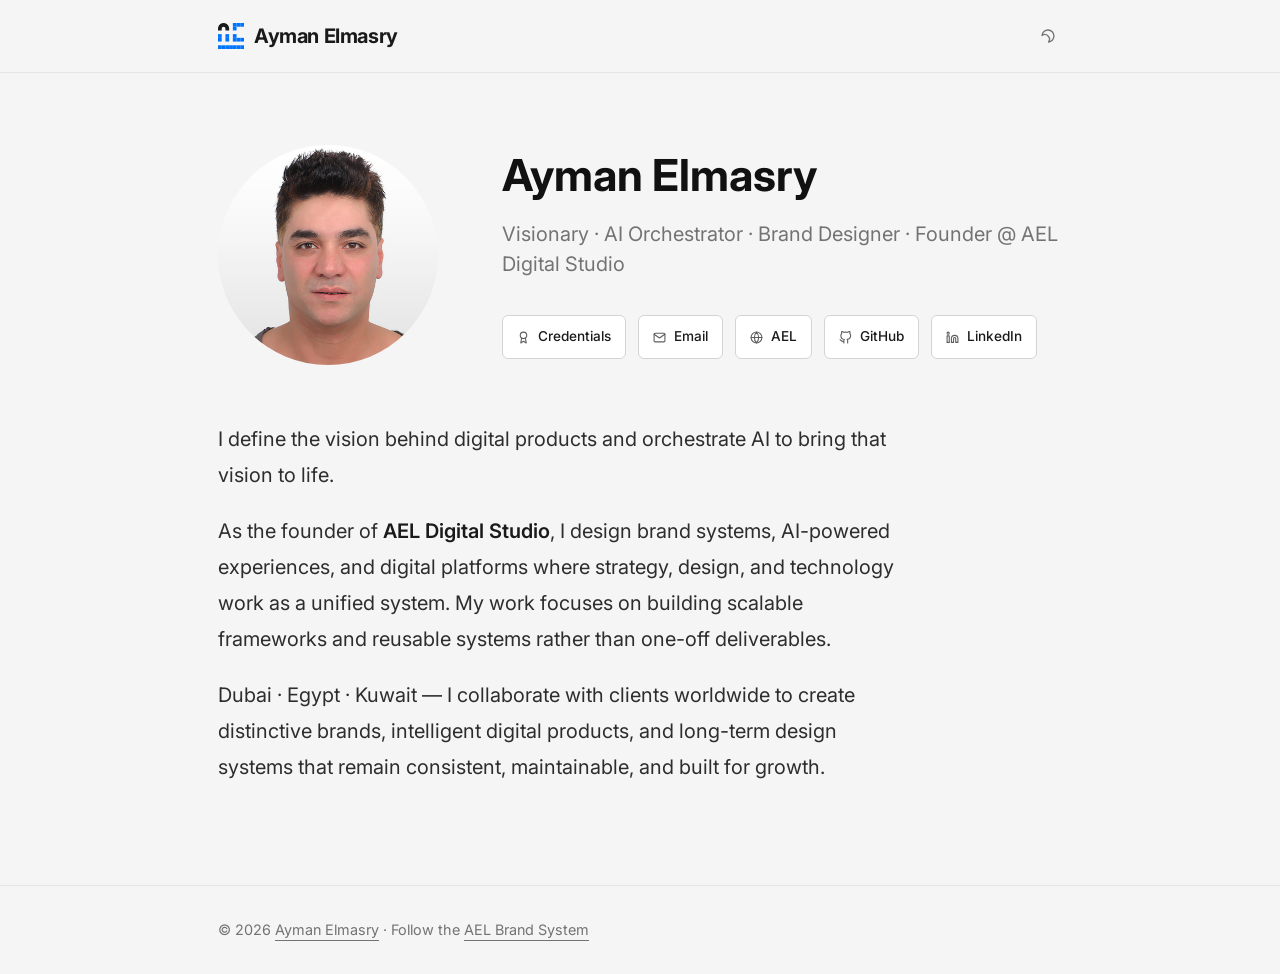
<file: index.html>
<!DOCTYPE html>
<html lang="en">
<head>
    <meta charset="utf-8"/>
    <meta name="viewport" content="width=device-width, initial-scale=1"/>
    <title>Ayman Elmasry</title>
    <meta name="description" content="Visionary · AI Orchestrator · Brand Designer · Founder @ AEL Digital Studio"/>
    <link rel="canonical" href="https://aymanelmasry.me/"/>
    
    <!-- Open Graph / Social Meta Tags -->
    <meta property="og:title" content="Ayman Elmasry">
    <meta property="og:description" content="Visionary · AI Orchestrator · Brand Designer · Founder @ AEL Digital Studio">
    <meta property="og:type" content="website">
    <meta property="og:url" content="https://aymanelmasry.me/">
    <meta property="og:image" content="https://aymanelmasry.me/favicon/og-image.png">
    <meta name="twitter:card" content="summary_large_image">
    <meta name="twitter:image" content="https://aymanelmasry.me/favicon/og-image.png">
    
    <!-- Fonts -->
    <link rel="preconnect" href="https://fonts.googleapis.com">
    <link rel="preconnect" href="https://fonts.gstatic.com" crossorigin>
    <link href="https://fonts.googleapis.com/css2?family=Inter:wght@300;400;500;600;700;800;900&family=JetBrains+Mono:wght@400;500;600;700&display=swap" rel="stylesheet">
    
    <!-- Styles -->
    <link rel="stylesheet" href="css/style.css"/>
    
    <!-- Favicon -->
    <link rel="icon" type="image/png" sizes="48x48" href="/favicon/favicon-48.png?v=2">
    <link rel="icon" type="image/png" sizes="192x192" href="/favicon/favicon-192.png?v=2">
    <link rel="shortcut icon" href="/favicon/favicon.ico?v=2">
    <link rel="apple-touch-icon" href="/favicon/favicon-192.png?v=2">
</head>
<body id="top">
    <header class="header">
        <nav class="container nav" aria-label="Main navigation">
            <a class="site-name active" href="/">
                <svg class="header-logo" viewBox="0 0 226.77 226.77" aria-label="AEL Logo">
                    <path d="m97.19,48.59v16.2h-32.4v-16.2c0-8.94-7.25-16.2-16.2-16.2s-16.2,7.25-16.2,16.2v16.2H0v-16.2c0-5.68.98-11.13,2.76-16.2C9.44,13.52,27.44,0,48.59,0s39.16,13.52,45.83,32.4c1.79,5.07,2.76,10.52,2.76,16.2Z" fill="currentColor"/>
                    <rect y="97.19" width="32.4" height="32.4" fill="#0074FF"/>
                    <rect x="64.79" y="97.19" width="32.4" height="32.4" fill="#0074FF"/>
                    <rect x="64.79" y="129.58" width="32.4" height="32.4" fill="#0074FF"/>
                    <rect y="129.58" width="32.4" height="32.4" fill="#0074FF"/>
                    <rect x="129.58" y="97.19" width="32.4" height="32.4" fill="#0074FF"/>
                    <rect x="161.98" y="129.58" width="32.4" height="32.4" fill="#0074FF"/>
                    <rect x="194.38" y="129.58" width="32.4" height="32.4" fill="#0074FF"/>
                    <rect x="129.58" y="129.58" width="32.4" height="32.4" fill="#0074FF"/>
                    <rect x="129.58" width="32.4" height="32.4" fill="#0074FF"/>
                    <rect x="161.98" width="32.4" height="32.4" fill="#0074FF"/>
                    <rect x="194.38" width="32.4" height="32.4" fill="#0074FF"/>
                    <rect x="129.58" y="32.4" width="32.4" height="32.4" fill="#0074FF"/>
                    <rect y="194.38" width="32.4" height="32.4" fill="#0074FF"/>
                    <rect x="32.4" y="194.38" width="32.4" height="32.4" fill="#0074FF"/>
                    <rect x="64.79" y="194.38" width="32.4" height="32.4" fill="#0074FF"/>
                    <rect x="97.19" y="194.38" width="32.4" height="32.4" fill="#0074FF"/>
                    <rect x="129.58" y="194.38" width="32.4" height="32.4" fill="#0074FF"/>
                    <rect x="161.98" y="194.38" width="32.4" height="32.4" fill="#0074FF"/>
                    <rect x="194.38" y="194.38" width="32.4" height="32.4" fill="#0074FF"/>
                </svg>
                Ayman Elmasry
            </a>
            <button class="theme-toggle" aria-label="Switch theme">
                <svg width="16" height="16" viewBox="0 0 24 24" fill="none" stroke="currentColor" stroke-width="2" stroke-linecap="round" stroke-linejoin="round"><path d="M21 12.79A9 9 0 1 1 11.21 3 7 7 0 0 0 21 12.79z"/></svg>
            </button>
        </nav>
    </header>
    
    <main class="container">
        <div class="page">
            <section class="intro">
                <img class="profile" src="profile.png" alt="Ayman Elmasry"/>
                <div>
                    <h1>Ayman Elmasry</h1>
                    <p class="subtitle">Visionary · AI Orchestrator · Brand Designer · Founder @ AEL Digital Studio</p>
                    <div class="buttons">
                        <a class="button" href="credentials.html">
                            <svg width="13" height="13" viewBox="0 0 24 24" fill="none" stroke="currentColor" stroke-width="2" stroke-linecap="round" stroke-linejoin="round"><circle cx="12" cy="8" r="6"></circle><path d="M15.477 12.89 17 22l-5-3-5 3 1.523-9.11"></path></svg>
                            Credentials
                        </a>
                        <a class="button" href="mailto:ayman@aymanelmasry.me">
                            <svg width="13" height="13" viewBox="0 0 24 24" fill="none" stroke="currentColor" stroke-width="2" stroke-linecap="round" stroke-linejoin="round"><path d="M4 4h16c1.1 0 2 .9 2 2v12c0 1.1-.9 2-2 2H4c-1.1 0-2-.9-2-2V6c0-1.1.9-2 2-2z"></path><polyline points="22,6 12,13 2,6"></polyline></svg>
                            Email
                        </a>
                        <a class="button" href="https://www.aymanelmasry.com" target="_blank" rel="noopener noreferrer">
                            <svg width="13" height="13" viewBox="0 0 24 24" fill="none" stroke="currentColor" stroke-width="2" stroke-linecap="round" stroke-linejoin="round"><circle cx="12" cy="12" r="10"></circle><line x1="2" y1="12" x2="22" y2="12"></line><path d="M12 2a15.3 15.3 0 0 1 4 10 15.3 15.3 0 0 1-4 10 15.3 15.3 0 0 1-4-10 15.3 15.3 0 0 1 4-10z"></path></svg>
                            AEL
                        </a>
                        <a class="button" href="https://github.com/aymanelmasryael" target="_blank" rel="noopener noreferrer">
                            <svg width="13" height="13" viewBox="0 0 24 24" fill="none" stroke="currentColor" stroke-width="2" stroke-linecap="round" stroke-linejoin="round"><path d="M9 19c-5 1.5-5-2.5-7-3m14 6v-3.87a3.37 3.37 0 0 0-.94-2.61c3.14-.35 6.44-1.54 6.44-7A5.44 5.44 0 0 0 20 4.77 5.07 5.07 0 0 0 19.91 1S18.73.65 16 2.48a13.38 13.38 0 0 0-7 0C6.27.65 5.09 1 5.09 1A5.07 5.07 0 0 0 5 4.77a5.44 5.44 0 0 0-1.5 3.78c0 5.42 3.3 6.61 6.44 7A3.37 3.37 0 0 0 9 18.13V22"></path></svg>
                            GitHub
                        </a>
                        <a class="button" href="https://www.linkedin.com/in/aymanelmasryael" target="_blank" rel="noopener noreferrer">
                            <svg width="13" height="13" viewBox="0 0 24 24" fill="none" stroke="currentColor" stroke-width="2" stroke-linecap="round" stroke-linejoin="round"><path d="M16 8a6 6 0 0 1 6 6v7h-4v-7a2 2 0 0 0-2-2 2 2 0 0 0-2 2v7h-4v-7a6 6 0 0 1 6-6z"></path><rect x="2" y="9" width="4" height="12"></rect><circle cx="4" cy="4" r="2"></circle></svg>
                            LinkedIn
                        </a>
                    </div>
                </div>
            </section>
            
            <section class="about">
                <p>I define the vision behind digital products and orchestrate AI to bring that vision to life.</p>
                <p>As the founder of <a href="https://www.aymanelmasry.com" target="_blank" rel="noopener noreferrer"><strong>AEL Digital Studio</strong></a>, I design brand systems, AI-powered experiences, and digital platforms where strategy, design, and technology work as a unified system. My work focuses on building scalable frameworks and reusable systems rather than one-off deliverables.</p>
                <p>Dubai · Egypt · Kuwait — I collaborate with clients worldwide to create distinctive brands, intelligent digital products, and long-term design systems that remain consistent, maintainable, and built for growth.</p>
            </section>
        </div>
    </main>

    
    <footer class="site-footer">
        <div class="container">© 2026 <a href="https://www.aymanelmasry.com" target="_blank" rel="noopener noreferrer">Ayman Elmasry</a> · Follow the <a href="https://aymanelmasry.me/identity.html" target="_blank" rel="noopener noreferrer">AEL Brand System</a></div>
    </footer>

    <div id="aelTerminal" class="ael-terminal-overlay" role="dialog" aria-label="AEL Terminal">
        <div class="ael-terminal">
            <div class="ael-terminal-header">
                <span class="ael-terminal-dot ael-terminal-dot-red"></span>
                <span class="ael-terminal-dot ael-terminal-dot-yellow"></span>
                <span class="ael-terminal-dot ael-terminal-dot-green"></span>
                <span class="ael-terminal-title">AEL Terminal v1.0</span>
            </div>
            <div class="ael-terminal-body" id="aelTerminalBody">
                <div class="ael-terminal-line">
                    <span class="ael-terminal-prompt">❯</span>
                    <span class="ael-terminal-text ael-terminal-text-dim">Welcome to AEL Terminal. Type <span class="ael-terminal-text-accent">help</span> for available commands.</span>
                </div>
            </div>
            <div class="ael-terminal-input-line">
                <span class="ael-terminal-prompt">❯</span>
                <input type="text" class="ael-terminal-input" id="aelTerminalInput" autofocus spellcheck="false" autocomplete="off" aria-label="Terminal input"/>
            </div>
        </div>
    </div>

    <style>
        .ael-terminal-overlay {
            display: none;
            position: fixed;
            inset: 0;
            z-index: 9999;
            background: rgba(0, 0, 0, 0.85);
            backdrop-filter: blur(8px);
            -webkit-backdrop-filter: blur(8px);
            align-items: center;
            justify-content: center;
            padding: 20px;
            animation: aelTerminalFadeIn 0.2s ease;
        }
        .ael-terminal-overlay.ael-terminal-open {
            display: flex;
        }
        @keyframes aelTerminalFadeIn {
            from { opacity: 0; }
            to { opacity: 1; }
        }
        .ael-terminal {
            width: 100%;
            max-width: 680px;
            max-height: 80vh;
            background: #111111;
            border: 1px solid #2D2D2D;
            border-radius: 8px;
            box-shadow: 0 24px 80px rgba(0,0,0,0.6);
            display: flex;
            flex-direction: column;
            overflow: hidden;
            font-family: 'JetBrains Mono', 'SF Mono', 'Fira Code', 'Cascadia Code', monospace;
            font-size: 14px;
            line-height: 1.6;
        }
        .ael-terminal-header {
            display: flex;
            align-items: center;
            gap: 8px;
            padding: 12px 16px;
            background: #1A1A1A;
            border-bottom: 1px solid #2D2D2D;
            user-select: none;
        }
        .ael-terminal-dot {
            width: 12px;
            height: 12px;
            border-radius: 50%;
        }
        .ael-terminal-dot-red { background: #EF4444; }
        .ael-terminal-dot-yellow { background: #F59E0B; }
        .ael-terminal-dot-green { background: #10B981; }
        .ael-terminal-title {
            margin-left: auto;
            font-size: 12px;
            color: #A3A3A3;
            letter-spacing: 0.3px;
        }
        .ael-terminal-body {
            flex: 1;
            overflow-y: auto;
            padding: 16px;
            display: flex;
            flex-direction: column;
            gap: 4px;
            min-height: 200px;
            max-height: 50vh;
        }
        .ael-terminal-line {
            display: flex;
            gap: 8px;
            align-items: flex-start;
            word-break: break-word;
        }
        .ael-terminal-input-line {
            display: flex;
            gap: 8px;
            align-items: center;
            padding: 12px 16px;
            border-top: 1px solid #2D2D2D;
            background: #111111;
        }
        .ael-terminal-prompt {
            color: #0074FF;
            font-weight: 700;
            flex-shrink: 0;
        }
        .ael-terminal-text {
            color: #D4D4D4;
            white-space: pre-wrap;
        }
        .ael-terminal-text-dim {
            color: #A3A3A3;
        }
        .ael-terminal-text-accent {
            color: #0074FF;
        }
        .ael-terminal-text-green {
            color: #10B981;
        }
        .ael-terminal-text-yellow {
            color: #F59E0B;
        }
        .ael-terminal-text-red {
            color: #EF4444;
        }
        .ael-terminal-input {
            flex: 1;
            background: none;
            border: none;
            outline: none;
            color: #D4D4D4;
            font-family: inherit;
            font-size: inherit;
            line-height: inherit;
            padding: 0;
        }
        .ael-terminal-body::-webkit-scrollbar {
            width: 6px;
        }
        .ael-terminal-body::-webkit-scrollbar-track {
            background: transparent;
        }
        .ael-terminal-body::-webkit-scrollbar-thumb {
            background: #2D2D2D;
            border-radius: 3px;
        }
    </style>

    <script>
        (function() {
            var html = document.documentElement;
            var stored = localStorage.getItem('theme');
            if (stored === 'light') {
                html.classList.add('light-mode');
            } else if (!stored && window.matchMedia('(prefers-color-scheme: light)').matches) {
                html.classList.add('light-mode');
            }

            document.querySelector('.theme-toggle').addEventListener('click', function() {
                var html = document.documentElement;
                html.classList.toggle('light-mode');
                localStorage.setItem('theme', html.classList.contains('light-mode') ? 'light' : 'dark');
            });
        })();

        (function() {
            var terminal = document.getElementById('aelTerminal');
            var body = document.getElementById('aelTerminalBody');
            var input = document.getElementById('aelTerminalInput');
            var isOpen = false;
            var clickCount = 0;
            var clickTimer = null;

            function open() {
                isOpen = true;
                terminal.classList.add('ael-terminal-open');
                setTimeout(function() { input.focus(); }, 100);
            }

            function close() {
                isOpen = false;
                terminal.classList.remove('ael-terminal-open');
                clickCount = 0;
            }

            function write(text, className) {
                var line = document.createElement('div');
                line.className = 'ael-terminal-line';
                var prompt = document.createElement('span');
                prompt.className = 'ael-terminal-prompt';
                prompt.textContent = '\u276F';
                var content = document.createElement('span');
                content.className = 'ael-terminal-text' + (className ? ' ' + className : '');
                content.innerHTML = text;
                line.appendChild(prompt);
                line.appendChild(content);
                body.appendChild(line);
                body.scrollTop = body.scrollHeight;
            }

            function inputLine(text, className) {
                var line = document.createElement('div');
                line.className = 'ael-terminal-line';
                var prompt = document.createElement('span');
                prompt.className = 'ael-terminal-prompt';
                prompt.textContent = '\u276F';
                var content = document.createElement('span');
                content.className = 'ael-terminal-text' + (className ? ' ' + className : '');
                content.textContent = text;
                line.appendChild(prompt);
                line.appendChild(content);
                body.appendChild(line);
                body.scrollTop = body.scrollHeight;
            }

            function respond(text, className) {
                var line = document.createElement('div');
                line.className = 'ael-terminal-line';
                var prompt = document.createElement('span');
                prompt.className = 'ael-terminal-prompt';
                prompt.style.visibility = 'hidden';
                prompt.textContent = '\u276F';
                var content = document.createElement('span');
                content.className = 'ael-terminal-text' + (className ? ' ' + className : '');
                content.innerHTML = text;
                line.appendChild(prompt);
                line.appendChild(content);
                body.appendChild(line);
                body.scrollTop = body.scrollHeight;
            }

            function processCommand(cmd) {
                var args = cmd.trim().toLowerCase().split(/\s+/);
                var command = args[0];

                switch (command) {
                    case 'help':
                        respond('Available commands:<br>' +
                            '  <span class="ael-terminal-text-accent">about</span>      — Who I am<br>' +
                            '  <span class="ael-terminal-text-accent">vision</span>     — AEL philosophy<br>' +
                            '  <span class="ael-terminal-text-accent">systems</span>    — How I work<br>' +
                            '  <span class="ael-terminal-text-accent">projects</span>   — Key projects<br>' +
                            '  <span class="ael-terminal-text-accent">github</span>     — GitHub profile<br>' +
                            '  <span class="ael-terminal-text-accent">contact</span>    — Get in touch<br>' +
                            '  <span class="ael-terminal-text-accent">clear</span>      — Clear terminal<br>' +
                            '  <span class="ael-terminal-text-accent">exit</span>       — Close terminal', 'ael-terminal-text-dim');
                        break;

                    case 'about':
                        respond('Ayman Elmasry — Visionary \u00B7 AI Orchestrator \u00B7 Brand Designer \u00B7 Founder @ AEL Digital Studio.<br><br>' +
                            'I define the vision behind digital products and orchestrate AI to bring that vision to life. ' +
                            'Dubai \u00B7 Egypt \u00B7 Kuwait — collaborating with clients worldwide.', 'ael-terminal-text-green');
                        break;

                    case 'vision':
                        respond('AEL Design Philosophy:<br><br>' +
                            '  <span class="ael-terminal-text-accent">Vision</span>      — Define what to build and why<br>' +
                            '  <span class="ael-terminal-text-accent">System</span>     — Structure how it works<br>' +
                            '  <span class="ael-terminal-text-accent">Execution</span>  — Build with AI and technology<br>' +
                            '  <span class="ael-terminal-text-accent">Product</span>    — Deliver what users need<br><br>' +
                            'Every project is a system, not an isolated deliverable.', 'ael-terminal-text-yellow');
                        break;

                    case 'systems':
                        respond('Every project follows a consistent methodology:<br><br>' +
                            '\u2022 Brand identity and design systems<br>' +
                            '\u2022 AI-powered workflows and orchestration<br>' +
                            '\u2022 Scalable digital architecture<br>' +
                            '\u2022 Component libraries and design tokens<br><br>' +
                            'Technology — including AI — serves the execution, not the identity.', 'ael-terminal-text');
                        break;

                    case 'projects':
                        respond('Key projects:<br><br>' +
                            '\u2022 <span class="ael-terminal-text-accent">AEL Design System</span> — Comprehensive component library<br>' +
                            '\u2022 <span class="ael-terminal-text-accent">AEL Color OS</span> — Semantic color palette engine<br>' +
                            '\u2022 <span class="ael-terminal-text-accent">AEL Prompt Framework</span> — 1,000+ AI UI prompts<br>' +
                            '\u2022 <span class="ael-terminal-text-accent">AEL Omega Platform</span> — Color intelligence platform<br>' +
                            '\u2022 <span class="ael-terminal-text-accent">AEL Code Analyzer</span> — Static analysis tool', 'ael-terminal-text');
                        break;

                    case 'github':
                        respond('https://github.com/aymanelmasryael', 'ael-terminal-text-accent');
                        break;

                    case 'contact':
                        respond('Email: ayman@aymanelmasry.me<br>' +
                            'Web: https://www.aymanelmasry.com<br>' +
                            'LinkedIn: /in/aymanelmasryael<br>' +
                            'X: @aymanelmasryael', 'ael-terminal-text-green');
                        break;

                    case 'clear':
                        body.innerHTML = '';
                        break;

                    case 'exit':
                    case 'close':
                        close();
                        break;

                    default:
                        respond('Unknown command: <span class="ael-terminal-text-red">' + command + '</span>. Type <span class="ael-terminal-text-accent">help</span> for available commands.', 'ael-terminal-text-dim');
                }
            }

            document.addEventListener('keydown', function(e) {
                if (e.ctrlKey && (e.key === '\`' || e.key === '~')) {
                    e.preventDefault();
                    if (isOpen) { close(); }
                    else { open(); }
                    return;
                }
                if (e.key === 'Escape' && isOpen) {
                    close();
                }
            });

            document.querySelector('.site-name').addEventListener('click', function(e) {
                if (clickCount > 0) e.preventDefault();
                clickCount++;
                if (clickCount === 1) {
                    clickTimer = setTimeout(function() { clickCount = 0; }, 600);
                } else if (clickCount >= 3) {
                    clearTimeout(clickTimer);
                    clickCount = 0;
                    open();
                }
            });

            input.addEventListener('keydown', function(e) {
                if (e.key === 'Enter') {
                    var cmd = input.value;
                    if (cmd.trim()) {
                        inputLine(cmd);
                        processCommand(cmd);
                    }
                    input.value = '';
                }
            });
        })();
    </script>

</body>
</html>
</file>
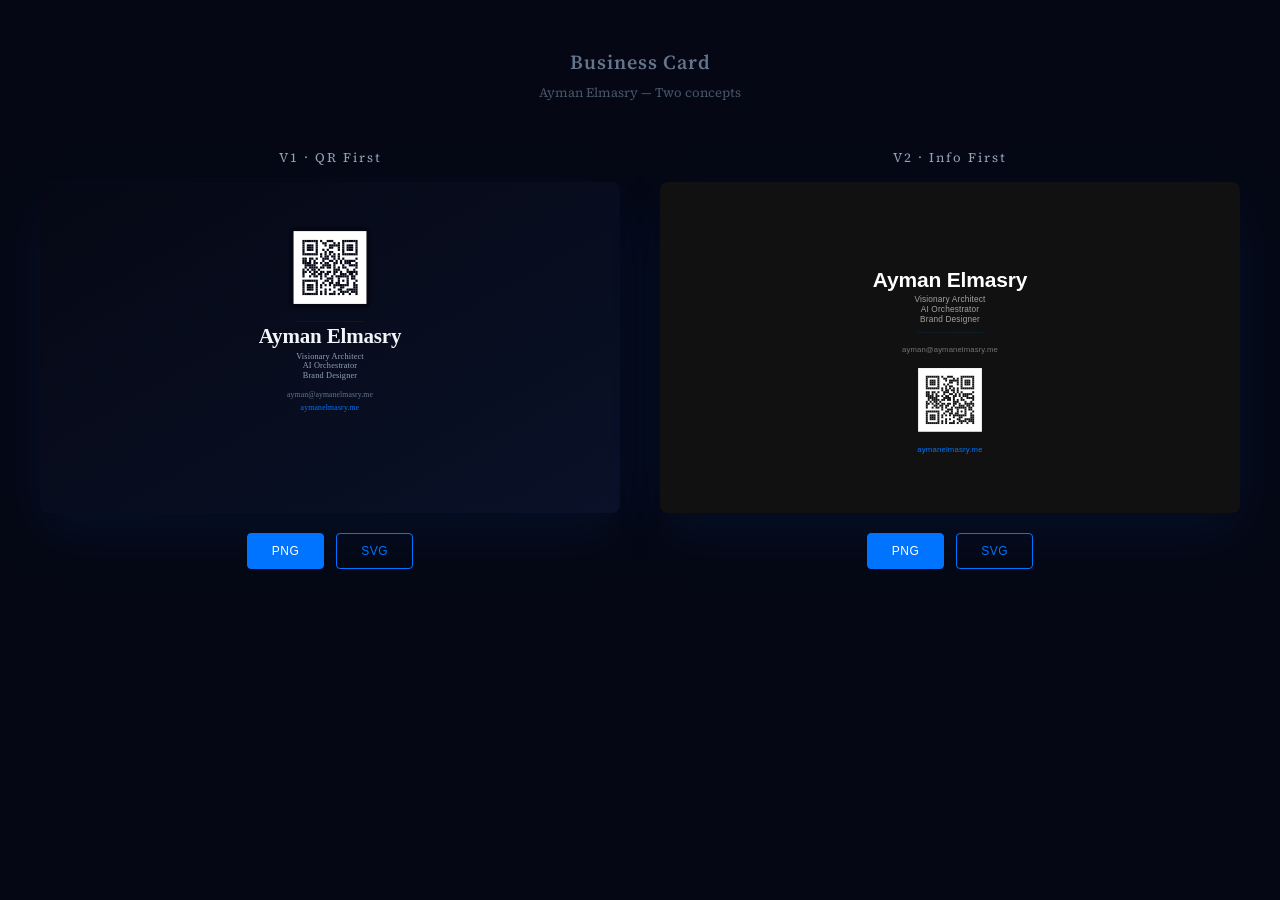
<file: business-card/index.html>
<!DOCTYPE html>
<html lang="en">
<head>
  <meta charset="utf-8"/>
  <meta name="viewport" content="width=device-width, initial-scale=1"/>
  <title>Business Card — Ayman Elmasry</title>
  <meta name="robots" content="noindex"/>
  <link href="https://fonts.googleapis.com/css2?family=Source+Serif+4:opsz,wght@8..60,400;8..60,600;8..60,700&display=swap" rel="stylesheet">
  <style>
    * { margin: 0; padding: 0; box-sizing: border-box; }
    body {
      font-family: 'Source Serif 4', Georgia, serif;
      background: #050814;
      color: #F1F5F9;
      min-height: 100vh;
      padding: 3rem 2rem;
    }
    h1 {
      text-align: center;
      font-weight: 600;
      font-size: 20px;
      letter-spacing: 1px;
      color: #64748B;
      margin-bottom: 0.5rem;
    }
    .subtitle {
      text-align: center;
      font-size: 13px;
      color: #475569;
      margin-bottom: 3rem;
    }
    .grid {
      display: grid;
      grid-template-columns: 1fr 1fr;
      gap: 2.5rem;
      max-width: 1200px;
      margin: 0 auto;
    }
    @media (max-width: 800px) {
      .grid { grid-template-columns: 1fr; }
    }
    .option {
      display: flex;
      flex-direction: column;
      align-items: center;
    }
    .label {
      font-size: 13px;
      letter-spacing: 2px;
      color: #94A3B8;
      margin-bottom: 1rem;
    }
    .card-frame {
      width: 100%;
      border-radius: 8px;
      overflow: hidden;
      box-shadow: 0 20px 60px rgba(0, 116, 255, 0.08);
      transition: box-shadow 0.3s;
    }
    .card-frame:hover {
      box-shadow: 0 20px 60px rgba(0, 116, 255, 0.15);
    }
    .card-frame img {
      width: 100%;
      height: auto;
      display: block;
    }
    .actions {
      margin-top: 1.25rem;
      display: flex;
      gap: 0.75rem;
    }
    .btn {
      padding: 0.6rem 1.5rem;
      border-radius: 4px;
      border: 1px solid #0074FF;
      color: #0074FF;
      text-decoration: none;
      font-size: 12px;
      letter-spacing: 0.5px;
      transition: all 0.2s;
      font-family: Inter, Arial, sans-serif;
    }
    .btn:hover {
      background: #0074FF;
      color: #fff;
    }
    .btn-download {
      background: #0074FF;
      color: #fff;
    }
    .btn-download:hover {
      background: #0052CC;
      border-color: #0052CC;
    }
  </style>
</head>
<body>
  <h1>Business Card</h1>
  <p class="subtitle">Ayman Elmasry — Two concepts</p>
  <div class="grid">
    <div class="option">
      <span class="label">V1 · QR First</span>
      <div class="card-frame">
        <img src="business-card-v1.svg" alt="Version 1: QR first"/>
      </div>
      <div class="actions">
        <a class="btn btn-download" href="business-card-v1.png" download>PNG</a>
        <a class="btn" href="business-card-v1.svg" download>SVG</a>
      </div>
    </div>
    <div class="option">
      <span class="label">V2 · Info First</span>
      <div class="card-frame">
        <img src="business-card-v2.svg" alt="Version 2: Info first"/>
      </div>
      <div class="actions">
        <a class="btn btn-download" href="business-card-v2.png" download>PNG</a>
        <a class="btn" href="business-card-v2.svg" download>SVG</a>
      </div>
    </div>
  </div>
</body>
</html>
</file>
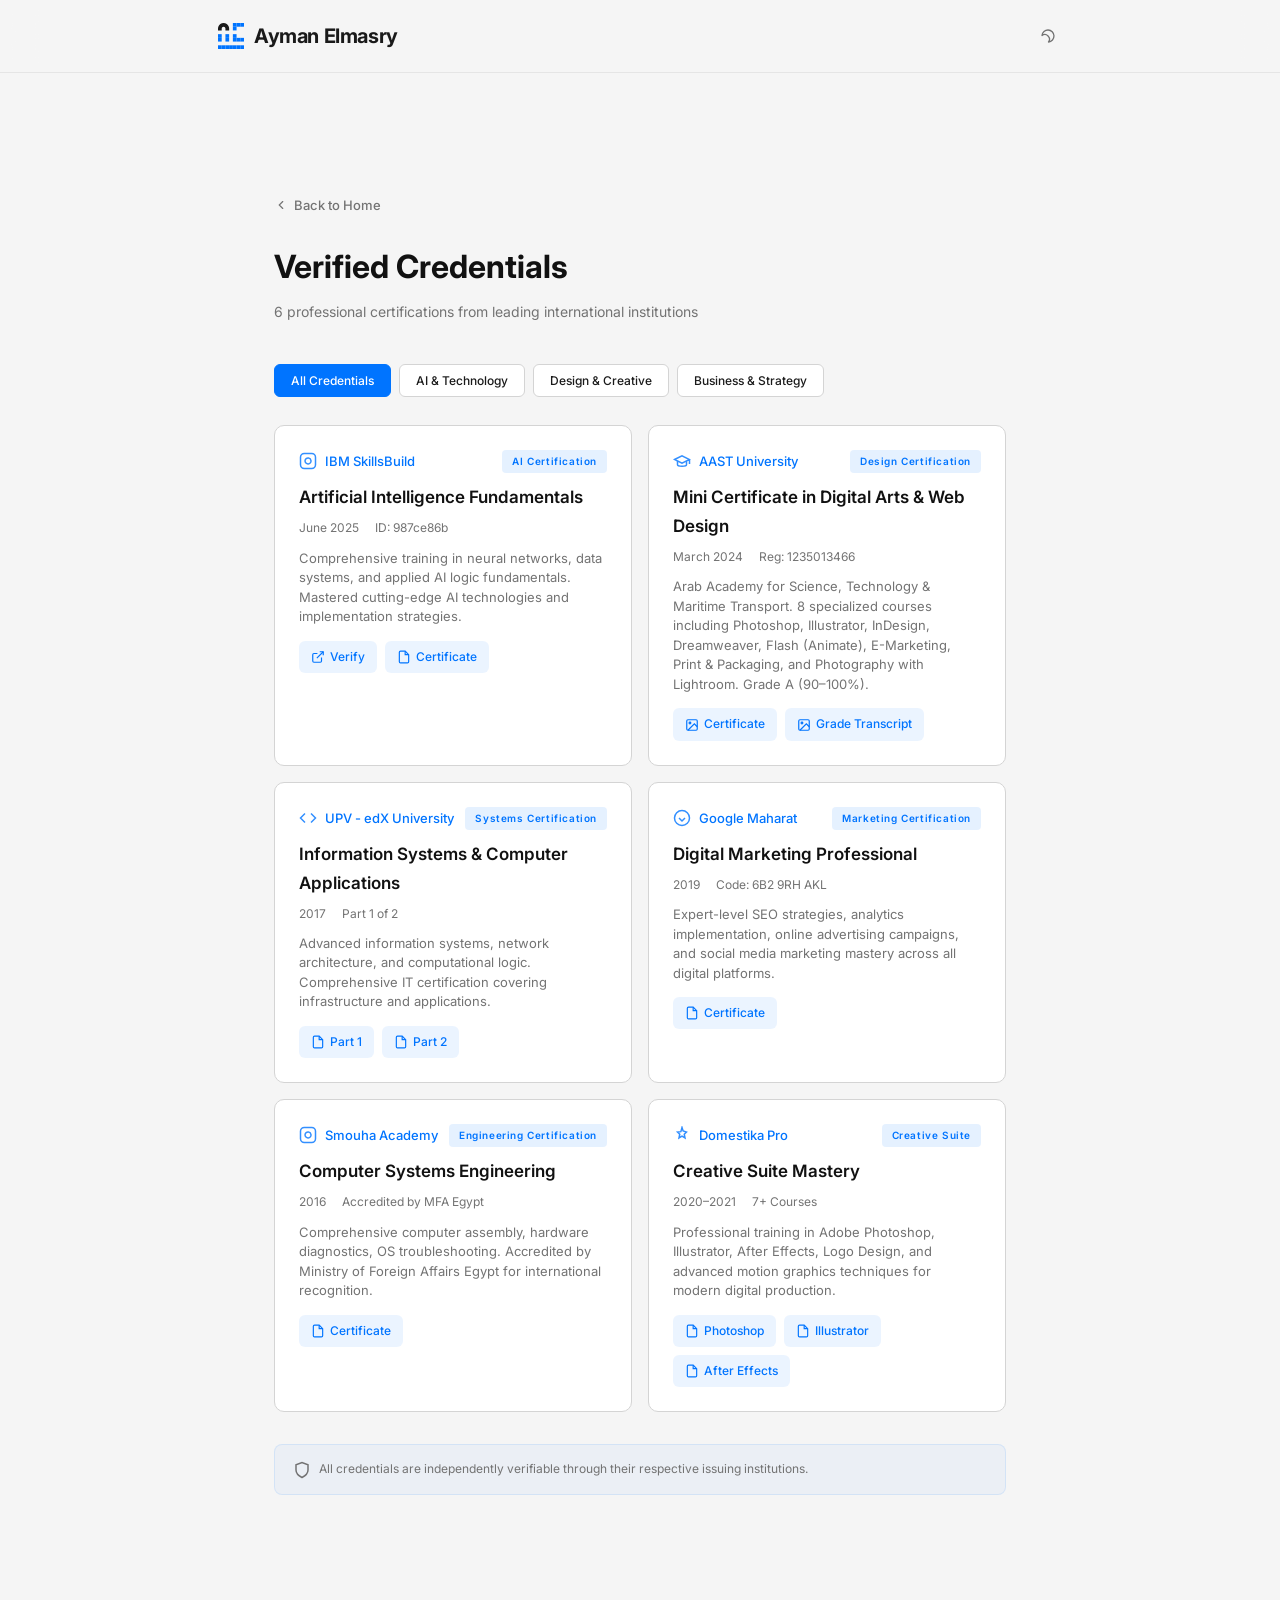
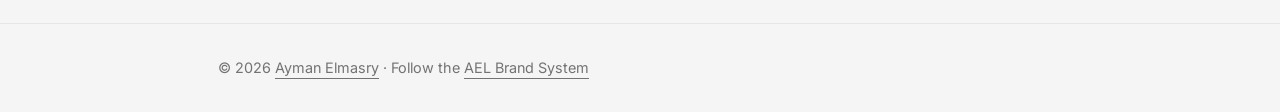
<file: credentials.html>
<!DOCTYPE html>
<html lang="en">
<head>
    <meta charset="utf-8"/>
    <meta name="viewport" content="width=device-width, initial-scale=1"/>
    <title>Verified Credentials — Ayman Elmasry</title>
    <meta name="description" content="6 professional certifications from leading international institutions — verified by Ayman Elmasry"/>
    <link rel="canonical" href="https://aymanelmasry.me/credentials.html"/>
    
    <!-- Open Graph / Social Meta Tags -->
    <meta property="og:title" content="Verified Credentials — Ayman Elmasry">
    <meta property="og:description" content="6 professional certifications from leading international institutions">
    <meta property="og:type" content="website">
    <meta property="og:url" content="https://aymanelmasry.me/credentials.html">
    <meta property="og:image" content="https://aymanelmasry.me/favicon/og-image.png">
    <meta name="twitter:card" content="summary_large_image">
    <meta name="twitter:image" content="https://aymanelmasry.me/favicon/og-image.png">
    
    <!-- Fonts -->
    <link rel="preconnect" href="https://fonts.googleapis.com">
    <link rel="preconnect" href="https://fonts.gstatic.com" crossorigin>
    <link href="https://fonts.googleapis.com/css2?family=Inter:wght@300;400;500;600;700;800;900&family=JetBrains+Mono:wght@400;500;600;700&display=swap" rel="stylesheet">
    
    <!-- Styles -->
    <link rel="stylesheet" href="css/style.css"/>
    
    <!-- Favicon -->
    <link rel="icon" type="image/png" sizes="48x48" href="/favicon/favicon-48.png?v=2">
    <link rel="icon" type="image/png" sizes="192x192" href="/favicon/favicon-192.png?v=2">
    <link rel="shortcut icon" href="/favicon/favicon.ico?v=2">
    <link rel="apple-touch-icon" href="/favicon/favicon-192.png?v=2">
</head>
<body id="top">
    <header class="header">
        <nav class="container nav" aria-label="Main navigation">
            <a class="site-name" href="/">
                <svg class="header-logo" viewBox="0 0 226.77 226.77" aria-label="AEL Logo">
                    <path d="m97.19,48.59v16.2h-32.4v-16.2c0-8.94-7.25-16.2-16.2-16.2s-16.2,7.25-16.2,16.2v16.2H0v-16.2c0-5.68.98-11.13,2.76-16.2C9.44,13.52,27.44,0,48.59,0s39.16,13.52,45.83,32.4c1.79,5.07,2.76,10.52,2.76,16.2Z" fill="currentColor"/>
                    <rect y="97.19" width="32.4" height="32.4" fill="#0074FF"/>
                    <rect x="64.79" y="97.19" width="32.4" height="32.4" fill="#0074FF"/>
                    <rect x="64.79" y="129.58" width="32.4" height="32.4" fill="#0074FF"/>
                    <rect y="129.58" width="32.4" height="32.4" fill="#0074FF"/>
                    <rect x="129.58" y="97.19" width="32.4" height="32.4" fill="#0074FF"/>
                    <rect x="161.98" y="129.58" width="32.4" height="32.4" fill="#0074FF"/>
                    <rect x="194.38" y="129.58" width="32.4" height="32.4" fill="#0074FF"/>
                    <rect x="129.58" y="129.58" width="32.4" height="32.4" fill="#0074FF"/>
                    <rect x="129.58" width="32.4" height="32.4" fill="#0074FF"/>
                    <rect x="161.98" width="32.4" height="32.4" fill="#0074FF"/>
                    <rect x="194.38" width="32.4" height="32.4" fill="#0074FF"/>
                    <rect x="129.58" y="32.4" width="32.4" height="32.4" fill="#0074FF"/>
                    <rect y="194.38" width="32.4" height="32.4" fill="#0074FF"/>
                    <rect x="32.4" y="194.38" width="32.4" height="32.4" fill="#0074FF"/>
                    <rect x="64.79" y="194.38" width="32.4" height="32.4" fill="#0074FF"/>
                    <rect x="97.19" y="194.38" width="32.4" height="32.4" fill="#0074FF"/>
                    <rect x="129.58" y="194.38" width="32.4" height="32.4" fill="#0074FF"/>
                    <rect x="161.98" y="194.38" width="32.4" height="32.4" fill="#0074FF"/>
                    <rect x="194.38" y="194.38" width="32.4" height="32.4" fill="#0074FF"/>
                </svg>
                Ayman Elmasry
            </a>
            <button class="theme-toggle" aria-label="Switch theme">
                <svg width="16" height="16" viewBox="0 0 24 24" fill="none" stroke="currentColor" stroke-width="2" stroke-linecap="round" stroke-linejoin="round"><path d="M21 12.79A9 9 0 1 1 11.21 3 7 7 0 0 0 21 12.79z"/></svg>
            </button>
        </nav>
    </header>

    <main class="container">
        <section id="credentials" class="credentials-page">
            <div class="credentials-header">
                <a href="/" class="credentials-back">
                    <svg viewBox="0 0 24 24" fill="none" stroke="currentColor" stroke-width="2" stroke-linecap="round"><polyline points="15 18 9 12 15 6"/></svg>
                    Back to Home
                </a>
                <h1 class="credentials-title">Verified Credentials</h1>
                <p class="credentials-subtitle">6 professional certifications from leading international institutions</p>
            </div>

            <div class="credentials-tabs" id="credTabs">
                <button class="credentials-tab active" data-cat="all">All Credentials</button>
                <button class="credentials-tab" data-cat="ai">AI &amp; Technology</button>
                <button class="credentials-tab" data-cat="design">Design &amp; Creative</button>
                <button class="credentials-tab" data-cat="business">Business &amp; Strategy</button>
            </div>

            <div class="credentials-grid" id="credGrid">

                <div class="credential-card" data-cat="ai">
                    <div class="cred-card-header">
                        <div class="cred-issuer">
                            <svg viewBox="0 0 24 24" fill="none" stroke="currentColor" stroke-width="2"><rect x="2" y="2" width="20" height="20" rx="5"/><path d="M16 11.37A4 4 0 1 1 12.63 8 4 4 0 0 1 16 11.37z"/><line x1="17.5" y1="6.5" x2="17.51" y2="6.5"/></svg>
                            IBM SkillsBuild
                        </div>
                        <span class="cred-badge">AI Certification</span>
                    </div>
                    <h3 class="cred-title">Artificial Intelligence Fundamentals</h3>
                    <div class="cred-meta">
                        <span>June 2025</span>
                        <span>ID: 987ce86b</span>
                    </div>
                    <p class="cred-desc">Comprehensive training in neural networks, data systems, and applied AI logic fundamentals. Mastered cutting-edge AI technologies and implementation strategies.</p>
                    <div class="cred-actions">
                        <a href="https://www.credly.com/badges/987ce86b-fae4-49ee-b9d8-726979b95ebe" target="_blank" rel="noopener" class="cred-link">
                            <svg viewBox="0 0 24 24" fill="none" stroke="currentColor" stroke-width="2"><path d="M18 13v6a2 2 0 0 1-2 2H5a2 2 0 0 1-2-2V8a2 2 0 0 1 2-2h6"/><polyline points="15 3 21 3 21 9"/><line x1="10" y1="14" x2="21" y2="3"/></svg>
                            Verify
                        </a>
                        <a href="https://aymanelmasryael.github.io/certificate/IBMDesign20250611-28-tkb00x.pdf" target="_blank" rel="noopener" class="cred-link">
                            <svg viewBox="0 0 24 24" fill="none" stroke="currentColor" stroke-width="2"><path d="M14 2H6a2 2 0 0 0-2 2v16a2 2 0 0 0 2 2h12a2 2 0 0 0 2-2V8z"/><polyline points="14 2 14 8 20 8"/></svg>
                            Certificate
                        </a>
                    </div>
                </div>

                <div class="credential-card" data-cat="design">
                    <div class="cred-card-header">
                        <div class="cred-issuer">
                            <svg viewBox="0 0 24 24" fill="none" stroke="currentColor" stroke-width="2"><path d="M22 10v6M2 10l10-5 10 5-10 5z"/><path d="M6 12v5c0 1.1 2.7 2 6 2s6-.9 6-2v-5"/></svg>
                            AAST University
                        </div>
                        <span class="cred-badge">Design Certification</span>
                    </div>
                    <h3 class="cred-title">Mini Certificate in Digital Arts &amp; Web Design</h3>
                    <div class="cred-meta">
                        <span>March 2024</span>
                        <span>Reg: 1235013466</span>
                    </div>
                    <p class="cred-desc">Arab Academy for Science, Technology &amp; Maritime Transport. 8 specialized courses including Photoshop, Illustrator, InDesign, Dreamweaver, Flash (Animate), E-Marketing, Print &amp; Packaging, and Photography with Lightroom. Grade A (90–100%).</p>
                    <div class="cred-actions">
                        <a href="https://aymanelmasryael.github.io/certificate/AAcademy%20for%20Science%2C%20Technology%20%26%20Maritime%20Transport.png" target="_blank" rel="noopener" class="cred-link">
                            <svg viewBox="0 0 24 24" fill="none" stroke="currentColor" stroke-width="2"><rect x="3" y="3" width="18" height="18" rx="2"/><circle cx="8.5" cy="8.5" r="1.5"/><polyline points="21 15 16 10 5 21"/></svg>
                            Certificate
                        </a>
                        <a href="https://aymanelmasryael.github.io/certificate/Arab%20Academy%20for%20Science%2C%20Technology%20%26%20Maritime%20Transport%201.png" target="_blank" rel="noopener" class="cred-link">
                            <svg viewBox="0 0 24 24" fill="none" stroke="currentColor" stroke-width="2"><rect x="3" y="3" width="18" height="18" rx="2"/><circle cx="8.5" cy="8.5" r="1.5"/><polyline points="21 15 16 10 5 21"/></svg>
                            Grade Transcript
                        </a>
                    </div>
                </div>

                <div class="credential-card" data-cat="ai">
                    <div class="cred-card-header">
                        <div class="cred-issuer">
                            <svg viewBox="0 0 24 24" fill="none" stroke="currentColor" stroke-width="2"><polyline points="16 18 22 12 16 6"/><polyline points="8 6 2 12 8 18"/></svg>
                            UPV - edX University
                        </div>
                        <span class="cred-badge">Systems Certification</span>
                    </div>
                    <h3 class="cred-title">Information Systems &amp; Computer Applications</h3>
                    <div class="cred-meta">
                        <span>2017</span>
                        <span>Part 1 of 2</span>
                    </div>
                    <p class="cred-desc">Advanced information systems, network architecture, and computational logic. Comprehensive IT certification covering infrastructure and applications.</p>
                    <div class="cred-actions">
                        <a href="https://aymanelmasryael.github.io/certificate/UPValenciaX%20ISC101.1x%20Certificate%20_%20edX.pdf" target="_blank" rel="noopener" class="cred-link">
                            <svg viewBox="0 0 24 24" fill="none" stroke="currentColor" stroke-width="2"><path d="M14 2H6a2 2 0 0 0-2 2v16a2 2 0 0 0 2 2h12a2 2 0 0 0 2-2V8z"/><polyline points="14 2 14 8 20 8"/></svg>
                            Part 1
                        </a>
                        <a href="https://aymanelmasryael.github.io/certificate/UPValenciaX%20ISC101.2x%20Certificate%20_%20edX.pdf" target="_blank" rel="noopener" class="cred-link">
                            <svg viewBox="0 0 24 24" fill="none" stroke="currentColor" stroke-width="2"><path d="M14 2H6a2 2 0 0 0-2 2v16a2 2 0 0 0 2 2h12a2 2 0 0 0 2-2V8z"/><polyline points="14 2 14 8 20 8"/></svg>
                            Part 2
                        </a>
                    </div>
                </div>

                <div class="credential-card" data-cat="business">
                    <div class="cred-card-header">
                        <div class="cred-issuer">
                            <svg viewBox="0 0 24 24" fill="none" stroke="currentColor" stroke-width="2"><circle cx="12" cy="12" r="10"/><path d="M8 12l4 4 4-4"/></svg>
                            Google Maharat
                        </div>
                        <span class="cred-badge">Marketing Certification</span>
                    </div>
                    <h3 class="cred-title">Digital Marketing Professional</h3>
                    <div class="cred-meta">
                        <span>2019</span>
                        <span>Code: 6B2 9RH AKL</span>
                    </div>
                    <p class="cred-desc">Expert-level SEO strategies, analytics implementation, online advertising campaigns, and social media marketing mastery across all digital platforms.</p>
                    <div class="cred-actions">
                        <a href="https://aymanelmasryael.github.io/certificate/Digital%20Marketing%20Professional.pdf" target="_blank" rel="noopener" class="cred-link">
                            <svg viewBox="0 0 24 24" fill="none" stroke="currentColor" stroke-width="2"><path d="M14 2H6a2 2 0 0 0-2 2v16a2 2 0 0 0 2 2h12a2 2 0 0 0 2-2V8z"/><polyline points="14 2 14 8 20 8"/></svg>
                            Certificate
                        </a>
                    </div>
                </div>

                <div class="credential-card" data-cat="ai">
                    <div class="cred-card-header">
                        <div class="cred-issuer">
                            <svg viewBox="0 0 24 24" fill="none" stroke="currentColor" stroke-width="2"><rect x="2" y="2" width="20" height="20" rx="5"/><path d="M16 11.37A4 4 0 1 1 12.63 8 4 4 0 0 1 16 11.37z"/><line x1="17.5" y1="6.5" x2="17.51" y2="6.5"/></svg>
                            Smouha Academy
                        </div>
                        <span class="cred-badge">Engineering Certification</span>
                    </div>
                    <h3 class="cred-title">Computer Systems Engineering</h3>
                    <div class="cred-meta">
                        <span>2016</span>
                        <span>Accredited by MFA Egypt</span>
                    </div>
                    <p class="cred-desc">Comprehensive computer assembly, hardware diagnostics, OS troubleshooting. Accredited by Ministry of Foreign Affairs Egypt for international recognition.</p>
                    <div class="cred-actions">
                        <a href="https://aymanelmasryael.github.io/certificate/Ayman_Elmasry_Certifications_LinkedIn.pdf" target="_blank" rel="noopener" class="cred-link">
                            <svg viewBox="0 0 24 24" fill="none" stroke="currentColor" stroke-width="2"><path d="M14 2H6a2 2 0 0 0-2 2v16a2 2 0 0 0 2 2h12a2 2 0 0 0 2-2V8z"/><polyline points="14 2 14 8 20 8"/></svg>
                            Certificate
                        </a>
                    </div>
                </div>

                <div class="credential-card" data-cat="design">
                    <div class="cred-card-header">
                        <div class="cred-issuer">
                            <svg viewBox="0 0 24 24" fill="none" stroke="currentColor" stroke-width="2"><path d="M12 2l1.5 4.5L18 8l-3 3 1 5-4-2.5L8 16l1-5-3-3 4.5-.5z"/></svg>
                            Domestika Pro
                        </div>
                        <span class="cred-badge">Creative Suite</span>
                    </div>
                    <h3 class="cred-title">Creative Suite Mastery</h3>
                    <div class="cred-meta">
                        <span>2020–2021</span>
                        <span>7+ Courses</span>
                    </div>
                    <p class="cred-desc">Professional training in Adobe Photoshop, Illustrator, After Effects, Logo Design, and advanced motion graphics techniques for modern digital production.</p>
                    <div class="cred-actions">
                        <a href="https://aymanelmasryael.github.io/certificate/Introduction%20to%20Adobe%20Photoshop.pdf" target="_blank" rel="noopener" class="cred-link">
                            <svg viewBox="0 0 24 24" fill="none" stroke="currentColor" stroke-width="2"><path d="M14 2H6a2 2 0 0 0-2 2v16a2 2 0 0 0 2 2h12a2 2 0 0 0 2-2V8z"/><polyline points="14 2 14 8 20 8"/></svg>
                            Photoshop
                        </a>
                        <a href="https://aymanelmasryael.github.io/certificate/Introduction%20to%20Adobe%20Illustrator.pdf" target="_blank" rel="noopener" class="cred-link">
                            <svg viewBox="0 0 24 24" fill="none" stroke="currentColor" stroke-width="2"><path d="M14 2H6a2 2 0 0 0-2 2v16a2 2 0 0 0 2 2h12a2 2 0 0 0 2-2V8z"/><polyline points="14 2 14 8 20 8"/></svg>
                            Illustrator
                        </a>
                        <a href="https://aymanelmasryael.github.io/certificate/Introduction%20to%20After%20Effects.pdf" target="_blank" rel="noopener" class="cred-link">
                            <svg viewBox="0 0 24 24" fill="none" stroke="currentColor" stroke-width="2"><path d="M14 2H6a2 2 0 0 0-2 2v16a2 2 0 0 0 2 2h12a2 2 0 0 0 2-2V8z"/><polyline points="14 2 14 8 20 8"/></svg>
                            After Effects
                        </a>
                    </div>
                </div>

            </div>

            <div class="verification-notice">
                <svg viewBox="0 0 24 24" fill="none" stroke="currentColor" stroke-width="2" width="18" height="18"><path d="M12 22s8-4 8-10V5l-8-3-8 3v7c0 6 8 10 8 10z"/></svg>
                All credentials are independently verifiable through their respective issuing institutions.
            </div>
        </section>
    </main>

    <footer class="site-footer">
        <div class="container">© 2026 <a href="https://www.aymanelmasry.com" target="_blank" rel="noopener noreferrer">Ayman Elmasry</a> · Follow the <a href="https://github.com/aymanelmasryael/ael-brand-system" target="_blank" rel="noopener noreferrer">AEL Brand System</a></div>
    </footer>

    <style>
        .credentials-page {
            max-width: 780px;
            margin: 0 auto;
            padding: 48px 24px;
        }

        .credentials-header {
            margin-bottom: 40px;
        }

        .credentials-back {
            display: inline-flex;
            align-items: center;
            gap: 6px;
            color: var(--text-muted);
            text-decoration: none;
            font-size: 13px;
            font-weight: 500;
            margin-bottom: 24px;
            transition: color 0.2s;
        }

        .credentials-back:hover {
            color: var(--primary-color);
        }

        .credentials-back svg {
            width: 14px;
            height: 14px;
        }

        .credentials-title {
            font-size: 28px;
            font-weight: 700;
            color: var(--heading-color);
            margin-bottom: 6px;
        }

        .credentials-subtitle {
            font-size: 14px;
            color: var(--text-muted);
        }

        .credentials-tabs {
            display: flex;
            gap: 8px;
            margin-bottom: 28px;
            flex-wrap: wrap;
        }

        .credentials-tab {
            background: var(--button-bg);
            border: 1px solid var(--button-border);
            color: var(--text-color);
            padding: 8px 16px;
            border-radius: 6px;
            font-size: 12px;
            font-weight: 500;
            cursor: pointer;
            transition: all 0.2s;
            font-family: inherit;
        }

        .credentials-tab:hover {
            background: var(--button-hover);
        }

        .credentials-tab.active {
            background: var(--primary-color);
            border-color: var(--primary-color);
            color: #fff;
        }

        .credentials-grid {
            display: grid;
            grid-template-columns: 1fr;
            gap: 16px;
        }

        .credential-card {
            background: var(--button-bg);
            border: 1px solid var(--button-border);
            border-radius: 10px;
            padding: 24px;
            transition: border-color 0.2s;
        }

        .credential-card:hover {
            border-color: var(--primary-color);
        }

        .credential-card.hidden {
            display: none;
        }

        .cred-card-header {
            display: flex;
            justify-content: space-between;
            align-items: flex-start;
            margin-bottom: 10px;
        }

        .cred-issuer {
            display: flex;
            align-items: center;
            gap: 8px;
            font-size: 13px;
            font-weight: 500;
            color: var(--primary-color);
        }

        .cred-issuer svg {
            width: 18px;
            height: 18px;
            opacity: 0.8;
        }

        .cred-badge {
            font-size: 10px;
            font-weight: 600;
            letter-spacing: 0.06em;
            padding: 3px 10px;
            border-radius: 4px;
            background: rgba(0,116,255,0.1);
            color: var(--primary-color);
            white-space: nowrap;
        }

        .cred-title {
            font-size: 17px;
            font-weight: 600;
            color: var(--heading-color);
            margin-bottom: 6px;
        }

        .cred-meta {
            display: flex;
            gap: 16px;
            font-size: 12px;
            color: var(--text-muted);
            margin-bottom: 10px;
        }

        .cred-desc {
            font-size: 13px;
            color: var(--text-muted);
            line-height: 1.5;
            margin-bottom: 14px;
        }

        .cred-actions {
            display: flex;
            gap: 8px;
            flex-wrap: wrap;
        }

        .cred-link {
            display: inline-flex;
            align-items: center;
            gap: 5px;
            font-size: 12px;
            font-weight: 500;
            color: var(--primary-color);
            text-decoration: none;
            padding: 6px 12px;
            border-radius: 6px;
            background: rgba(0,116,255,0.08);
            transition: background 0.2s;
        }

        .cred-link:hover {
            background: rgba(0,116,255,0.16);
        }

        .cred-link svg {
            width: 14px;
            height: 14px;
        }

        .verification-notice {
            display: flex;
            align-items: center;
            gap: 8px;
            margin-top: 32px;
            padding: 14px 18px;
            background: rgba(0,116,255,0.04);
            border: 1px solid rgba(0,116,255,0.1);
            border-radius: 8px;
            font-size: 12px;
            color: var(--text-muted);
        }

        @media (min-width: 640px) {
            .credentials-grid {
                grid-template-columns: repeat(2, 1fr);
            }
            .credentials-title {
                font-size: 32px;
            }
        }
    </style>

    <script>
        (function() {
            var html = document.documentElement;
            var stored = localStorage.getItem('theme');
            if (stored === 'light') {
                html.classList.add('light-mode');
            } else if (!stored && window.matchMedia('(prefers-color-scheme: light)').matches) {
                html.classList.add('light-mode');
            }

            document.querySelector('.theme-toggle').addEventListener('click', function() {
                var html = document.documentElement;
                html.classList.toggle('light-mode');
                localStorage.setItem('theme', html.classList.contains('light-mode') ? 'light' : 'dark');
            });
        })();

        (function() {
            var tabs = document.querySelectorAll('.credentials-tab');
            var cards = document.querySelectorAll('.credential-card');
            tabs.forEach(function(tab) {
                tab.addEventListener('click', function() {
                    tabs.forEach(function(t) { t.classList.remove('active'); });
                    tab.classList.add('active');
                    var cat = tab.dataset.cat;
                    cards.forEach(function(card) {
                        card.classList.toggle('hidden', cat !== 'all' && card.dataset.cat !== cat);
                    });
                });
            });
        })();
    </script>

</body>
</html>
</file>
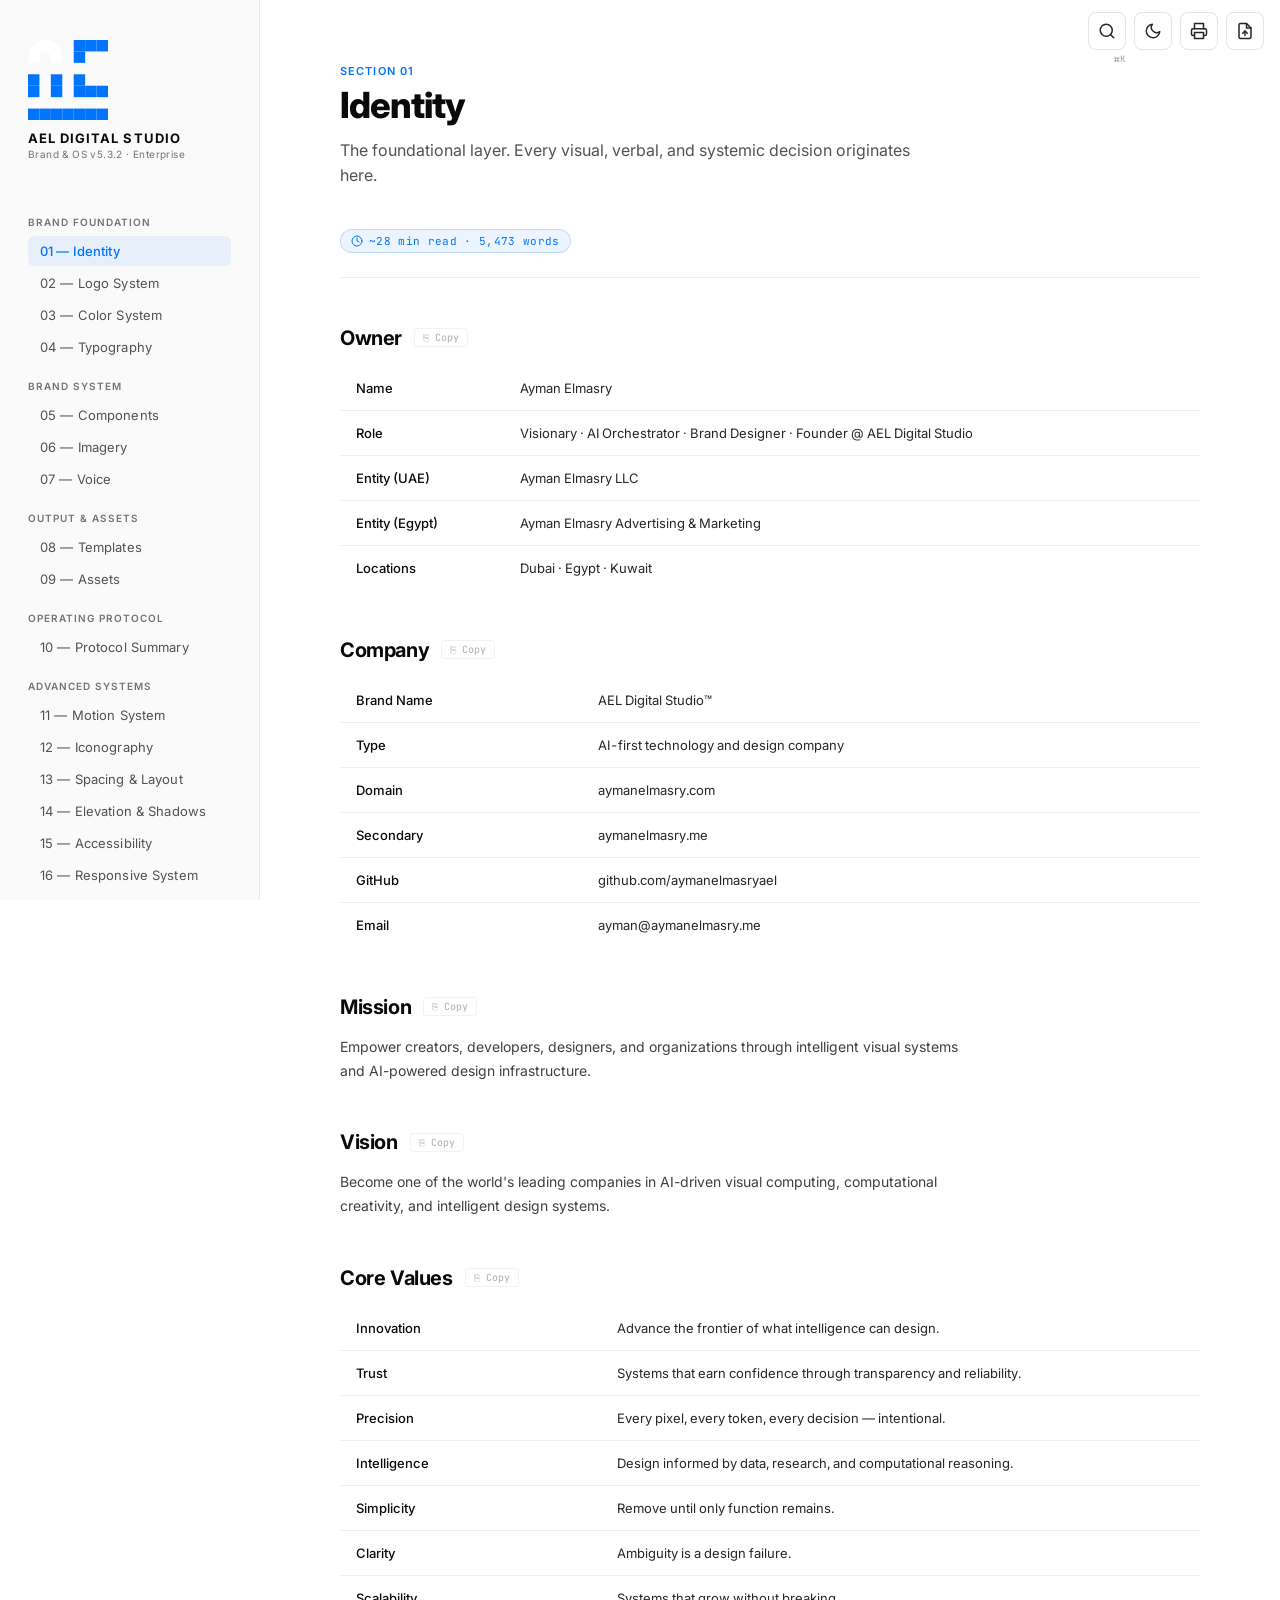
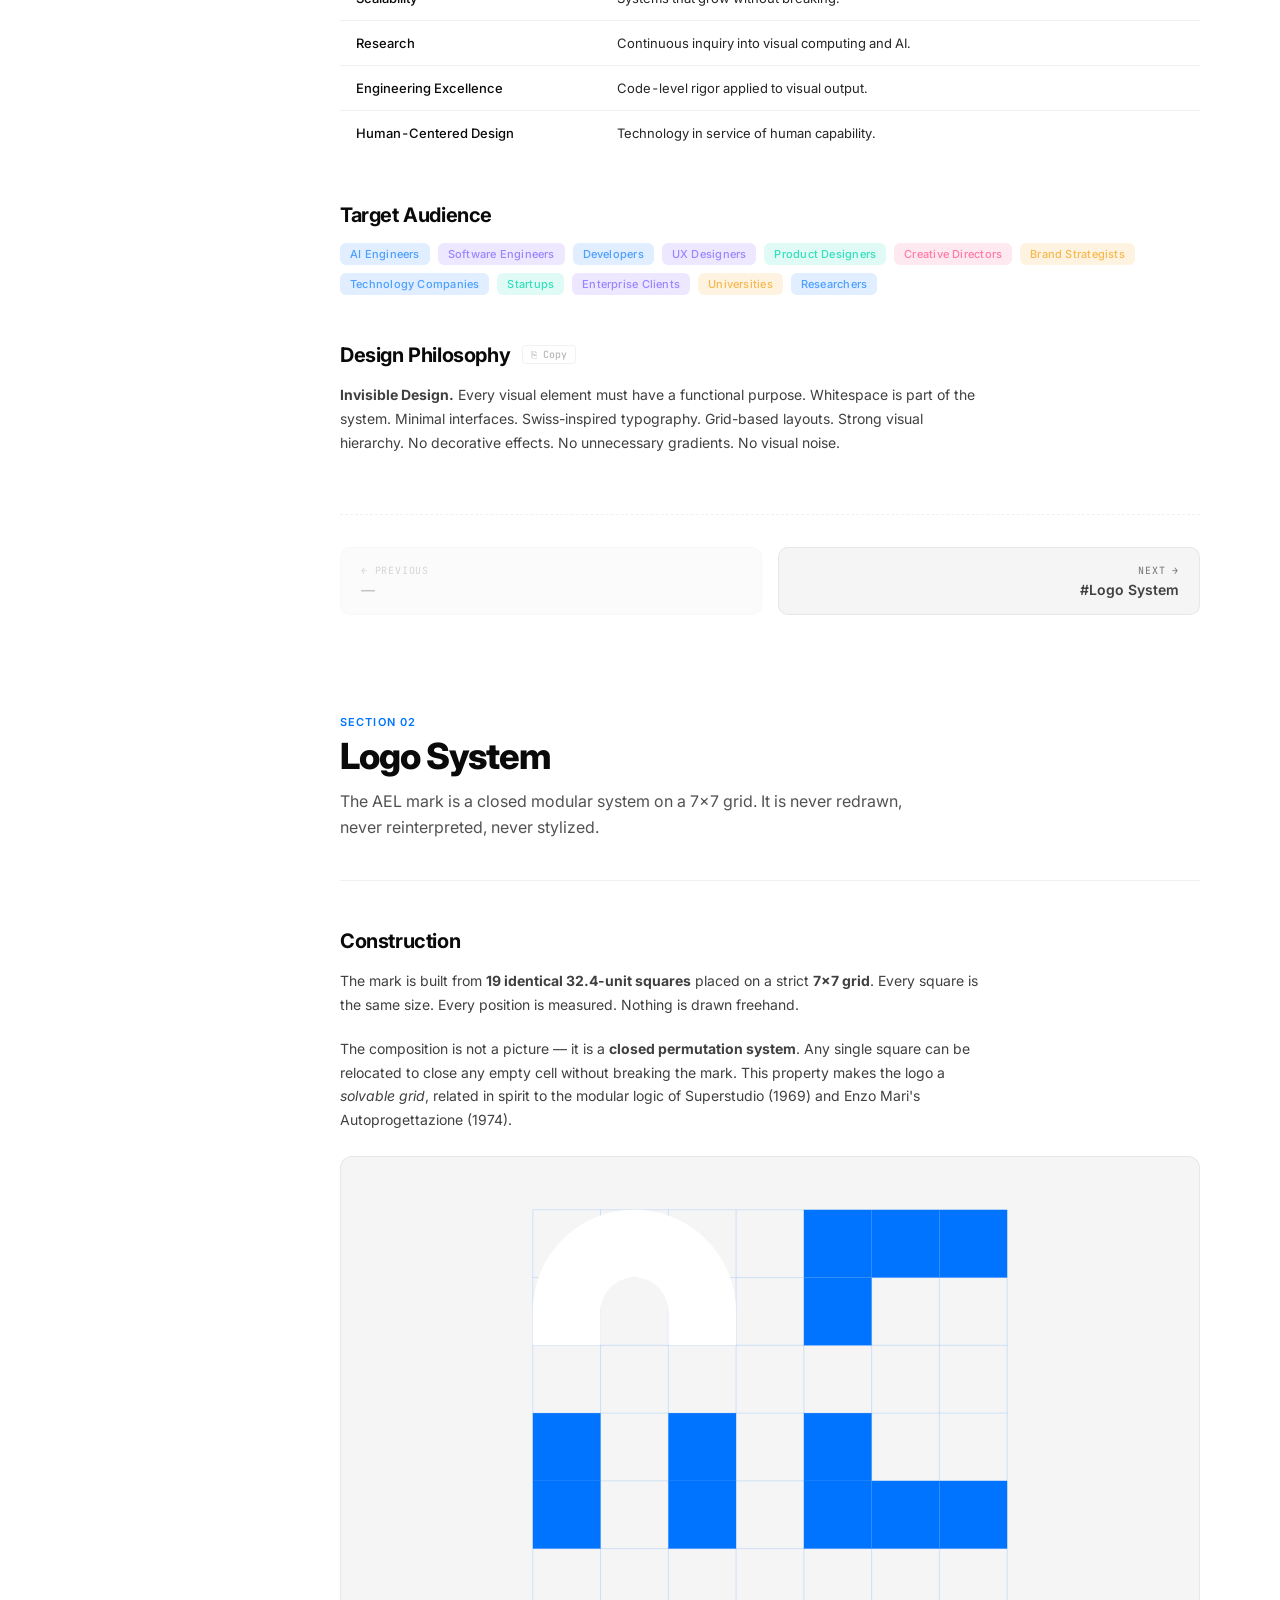
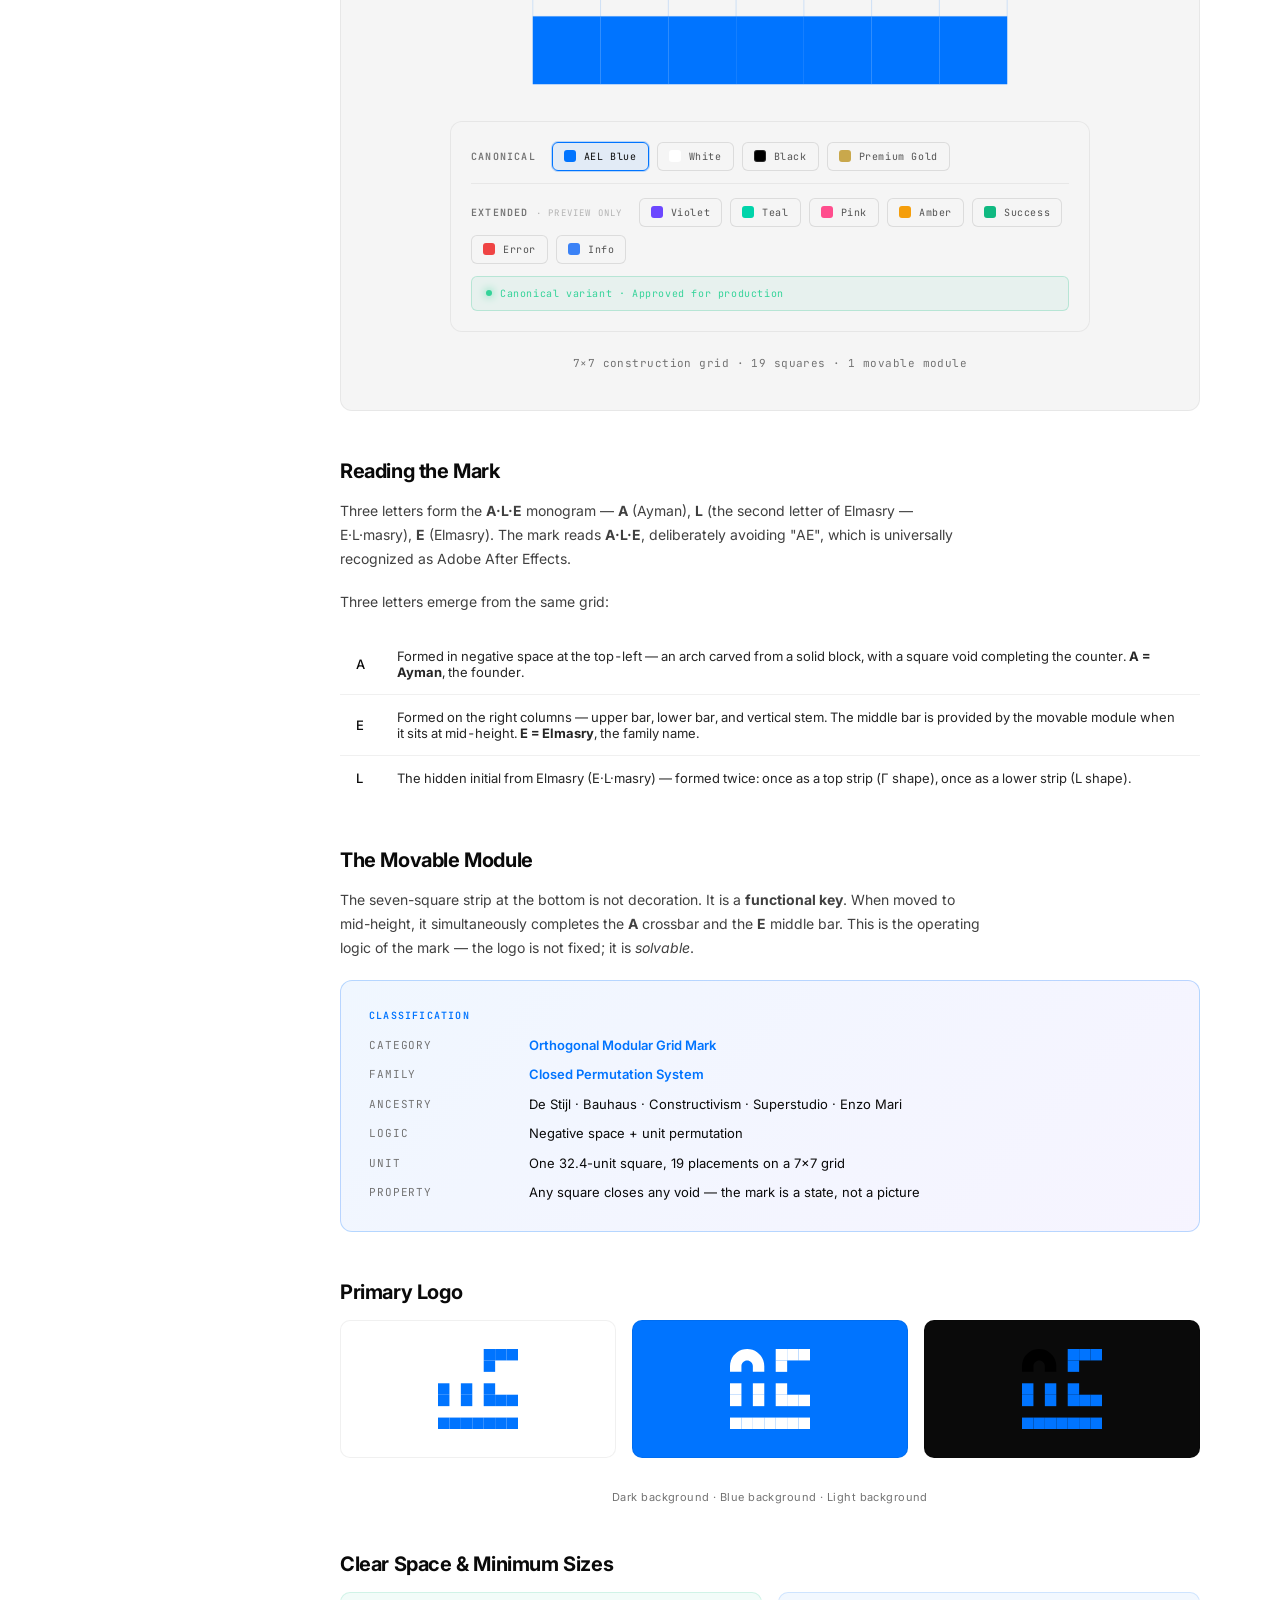
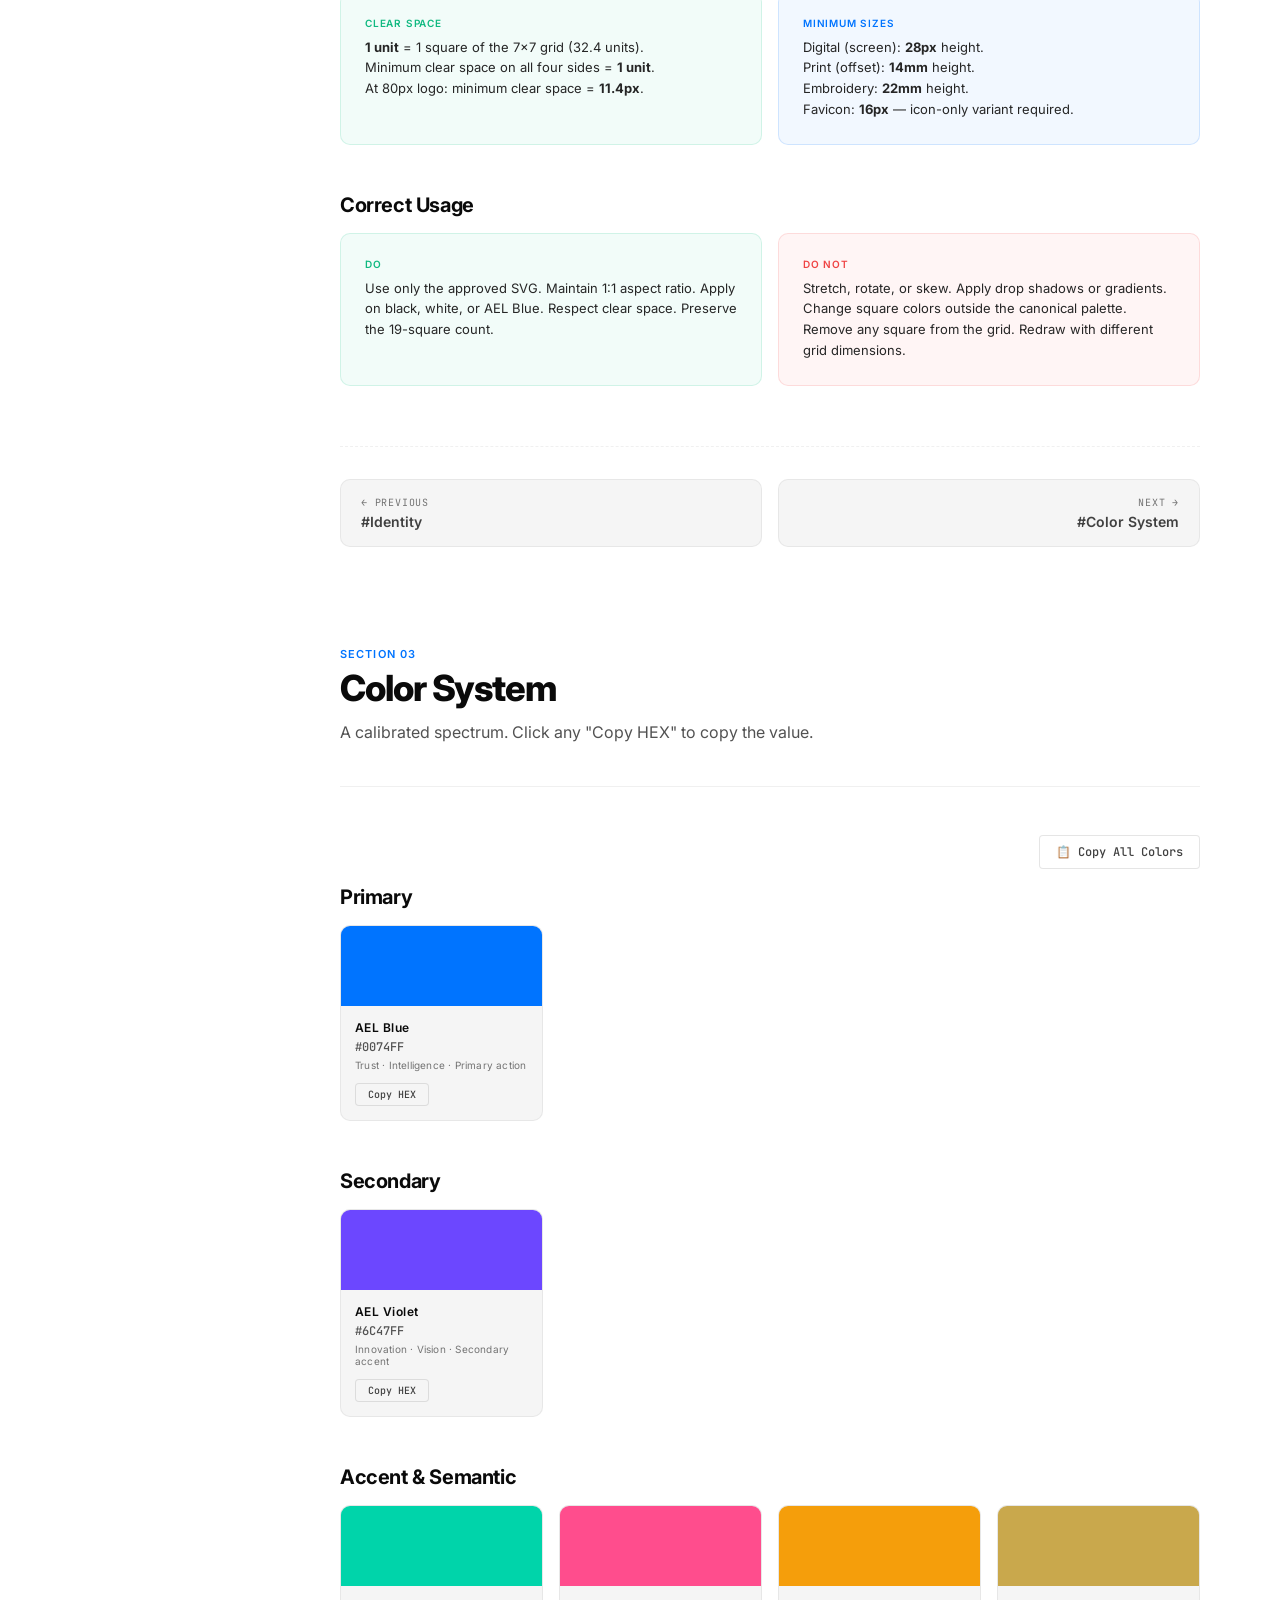
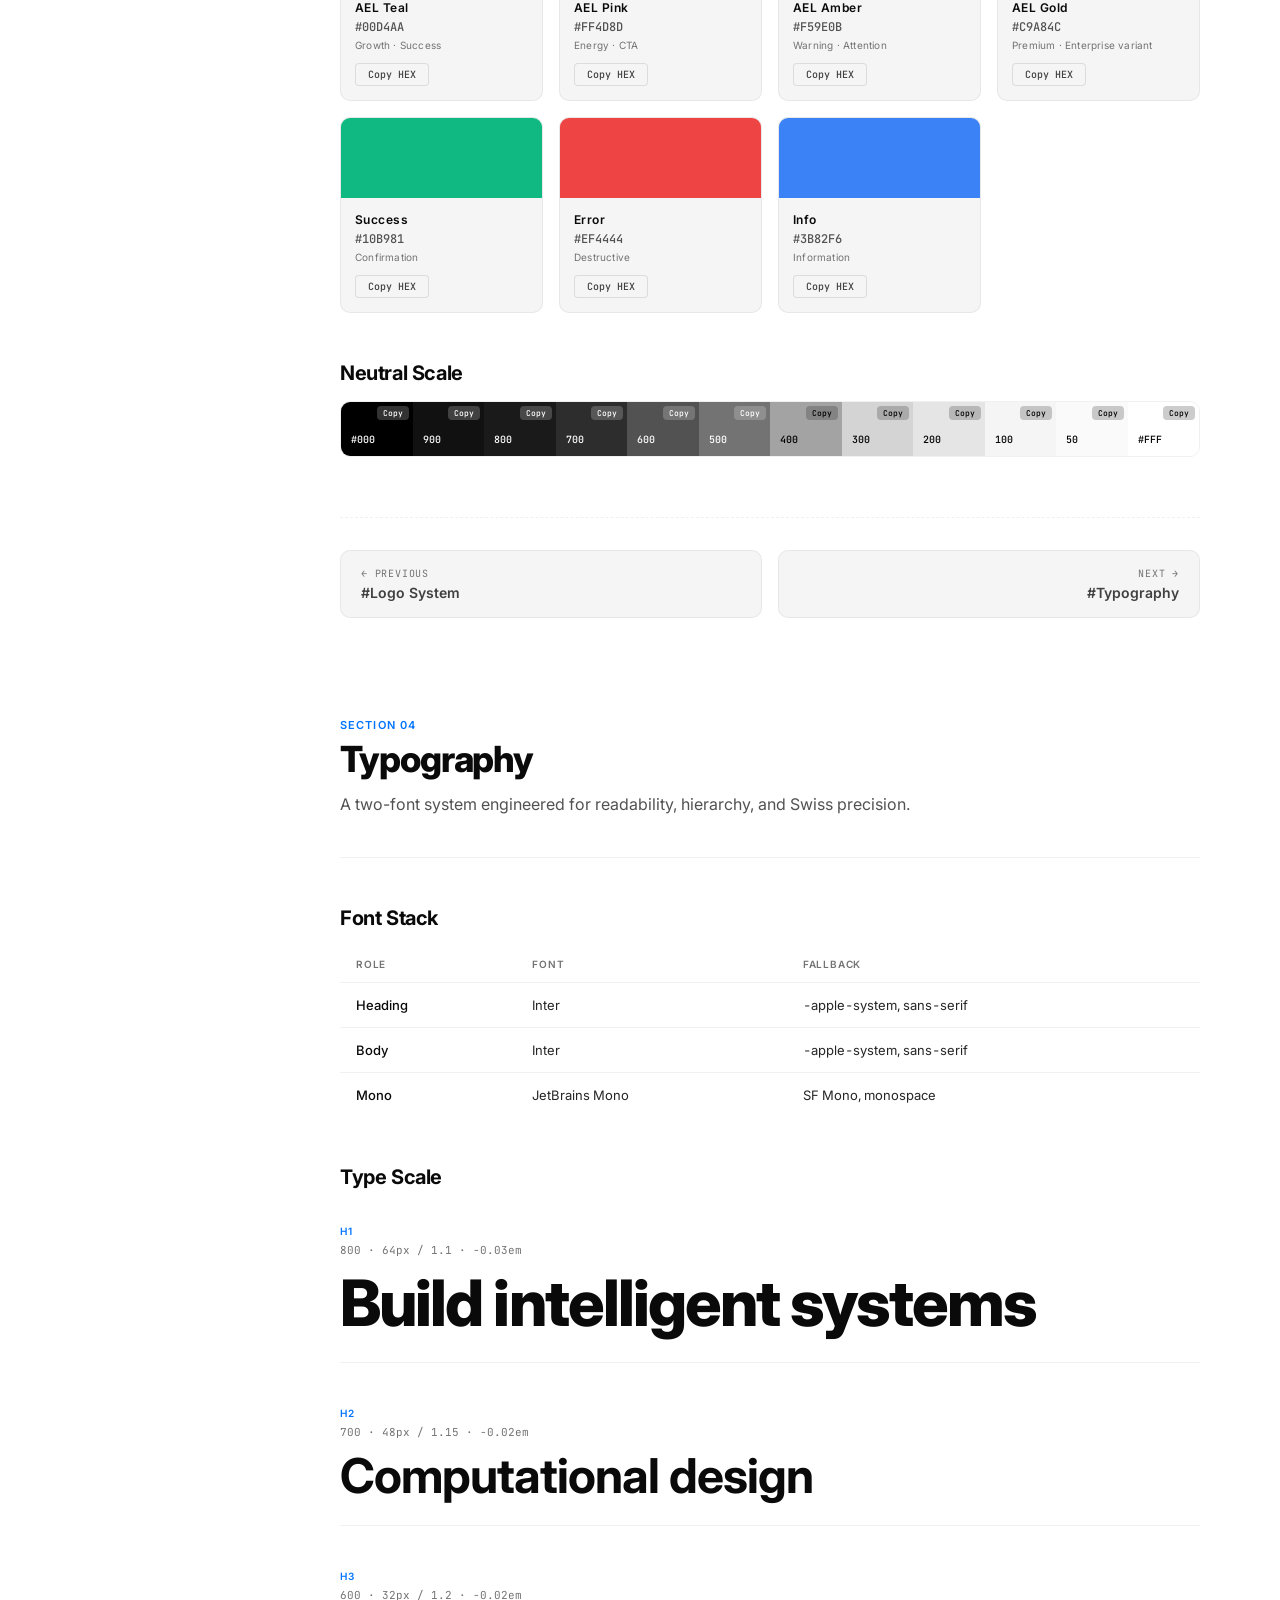
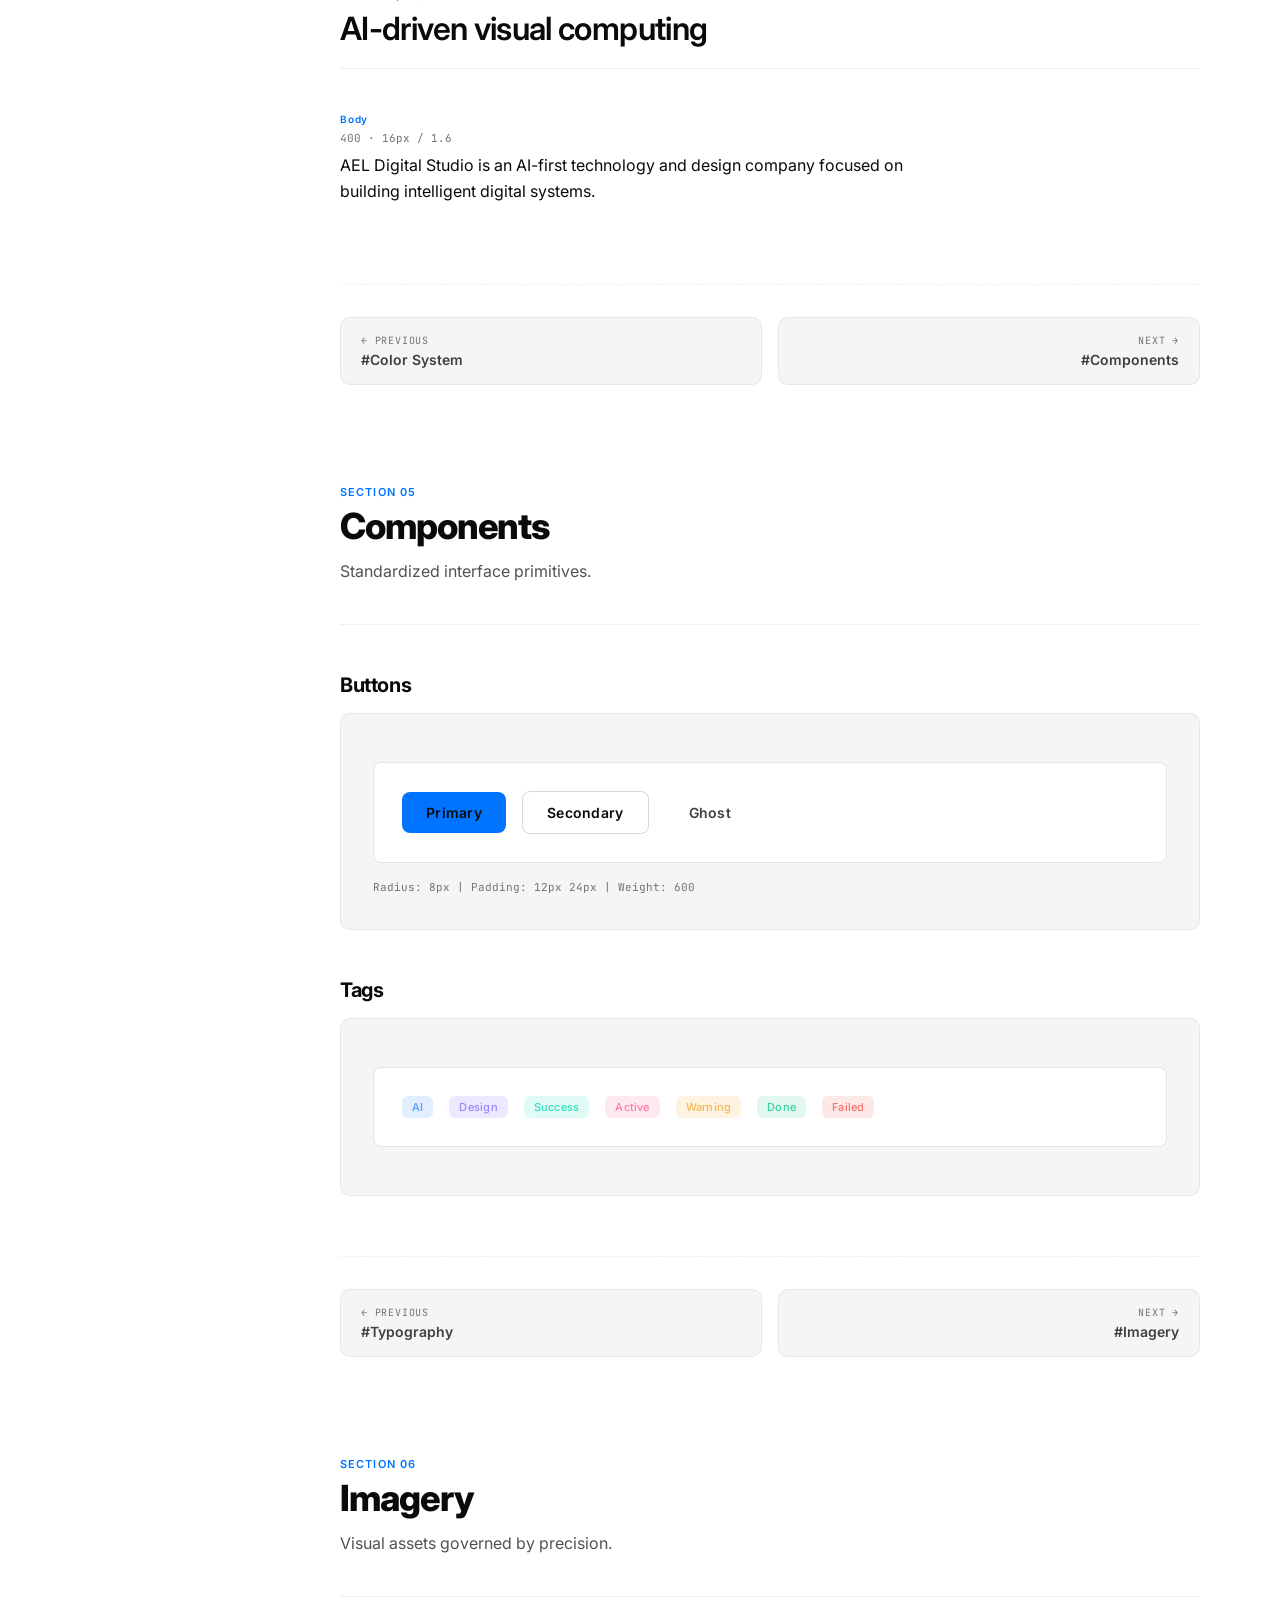
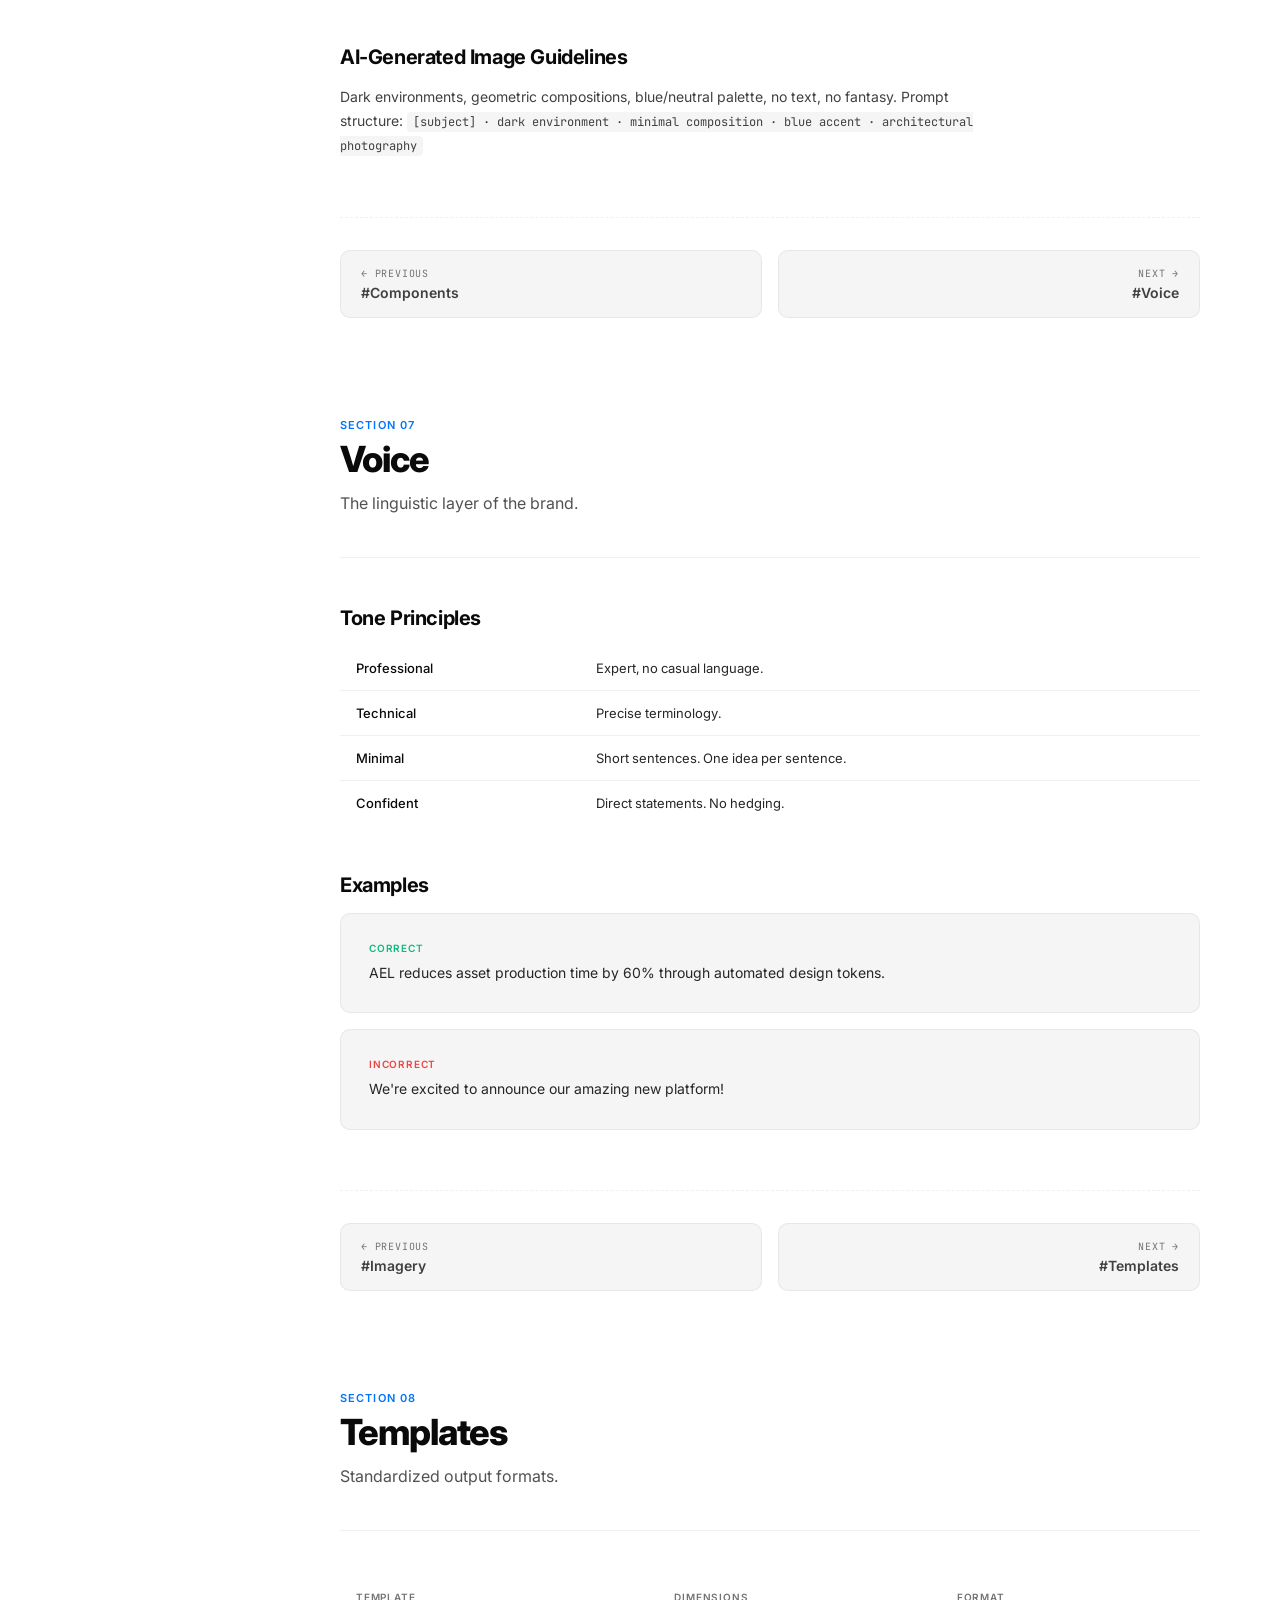
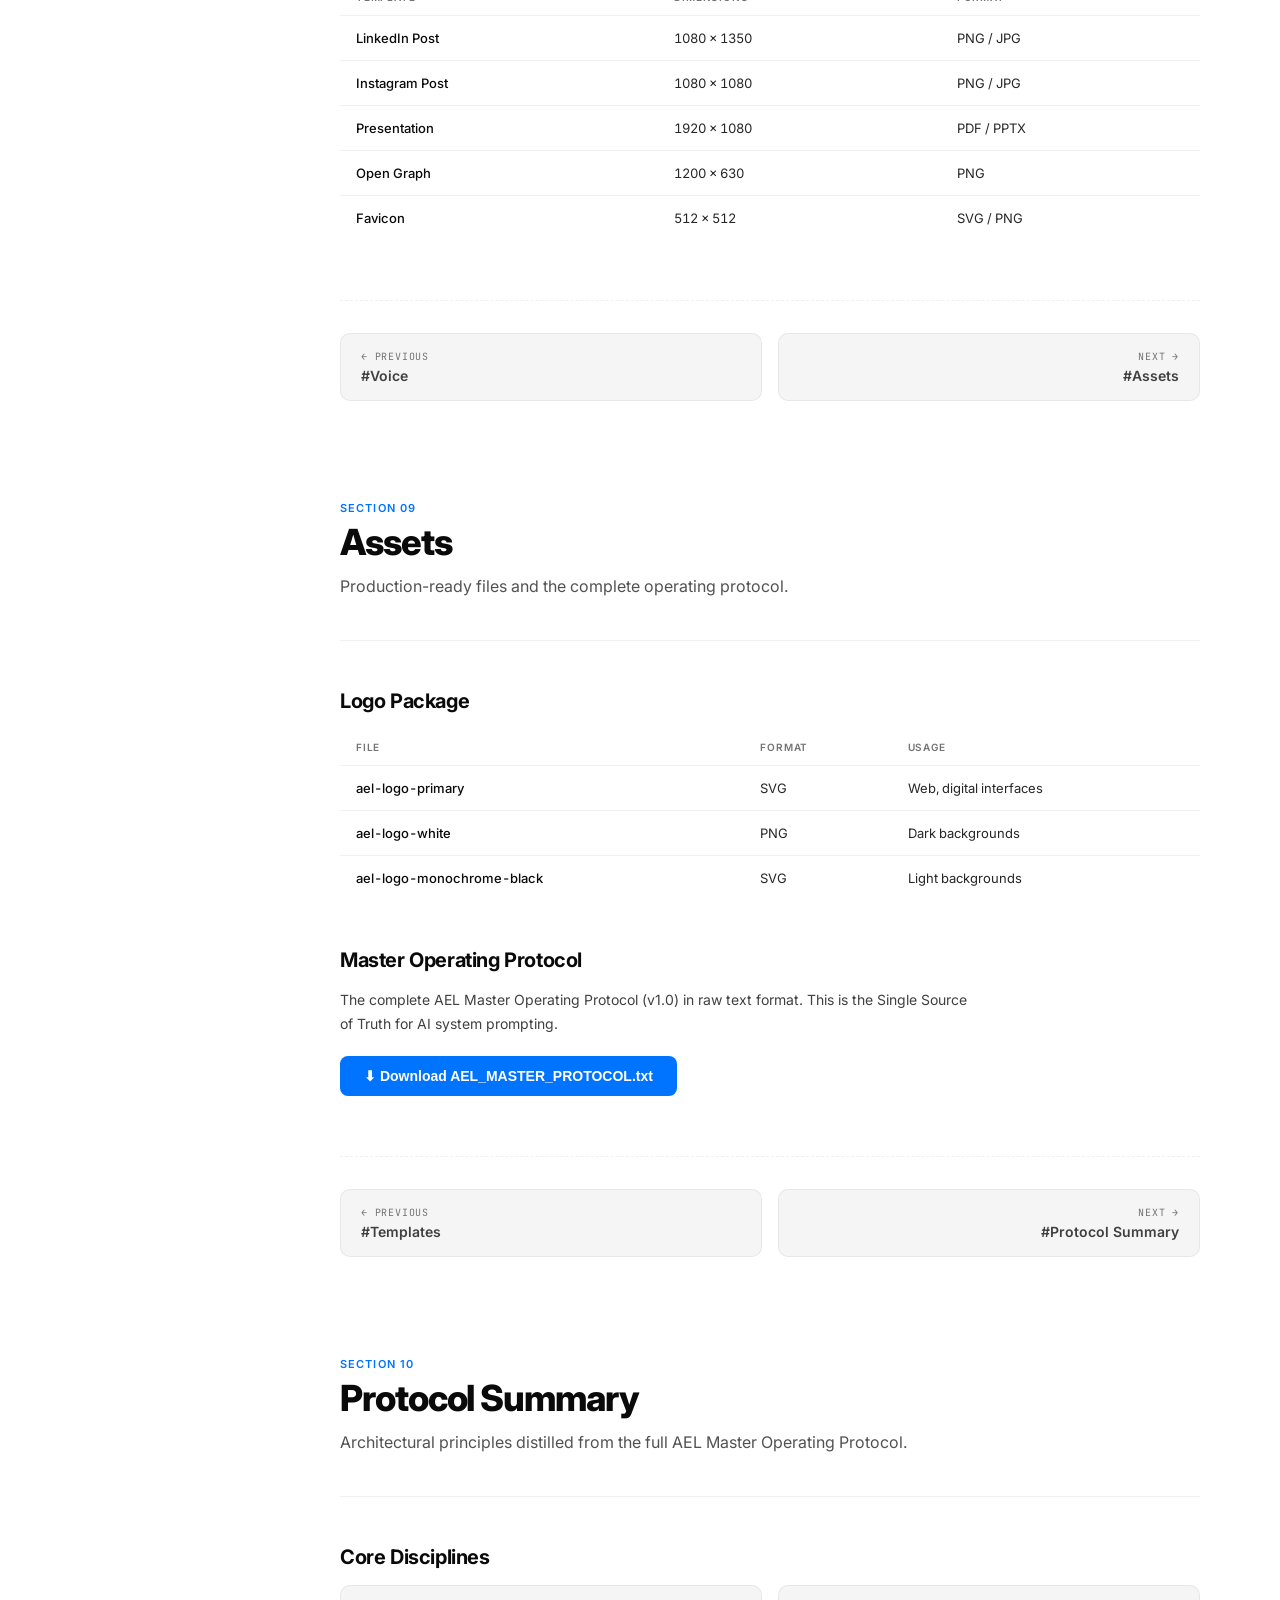
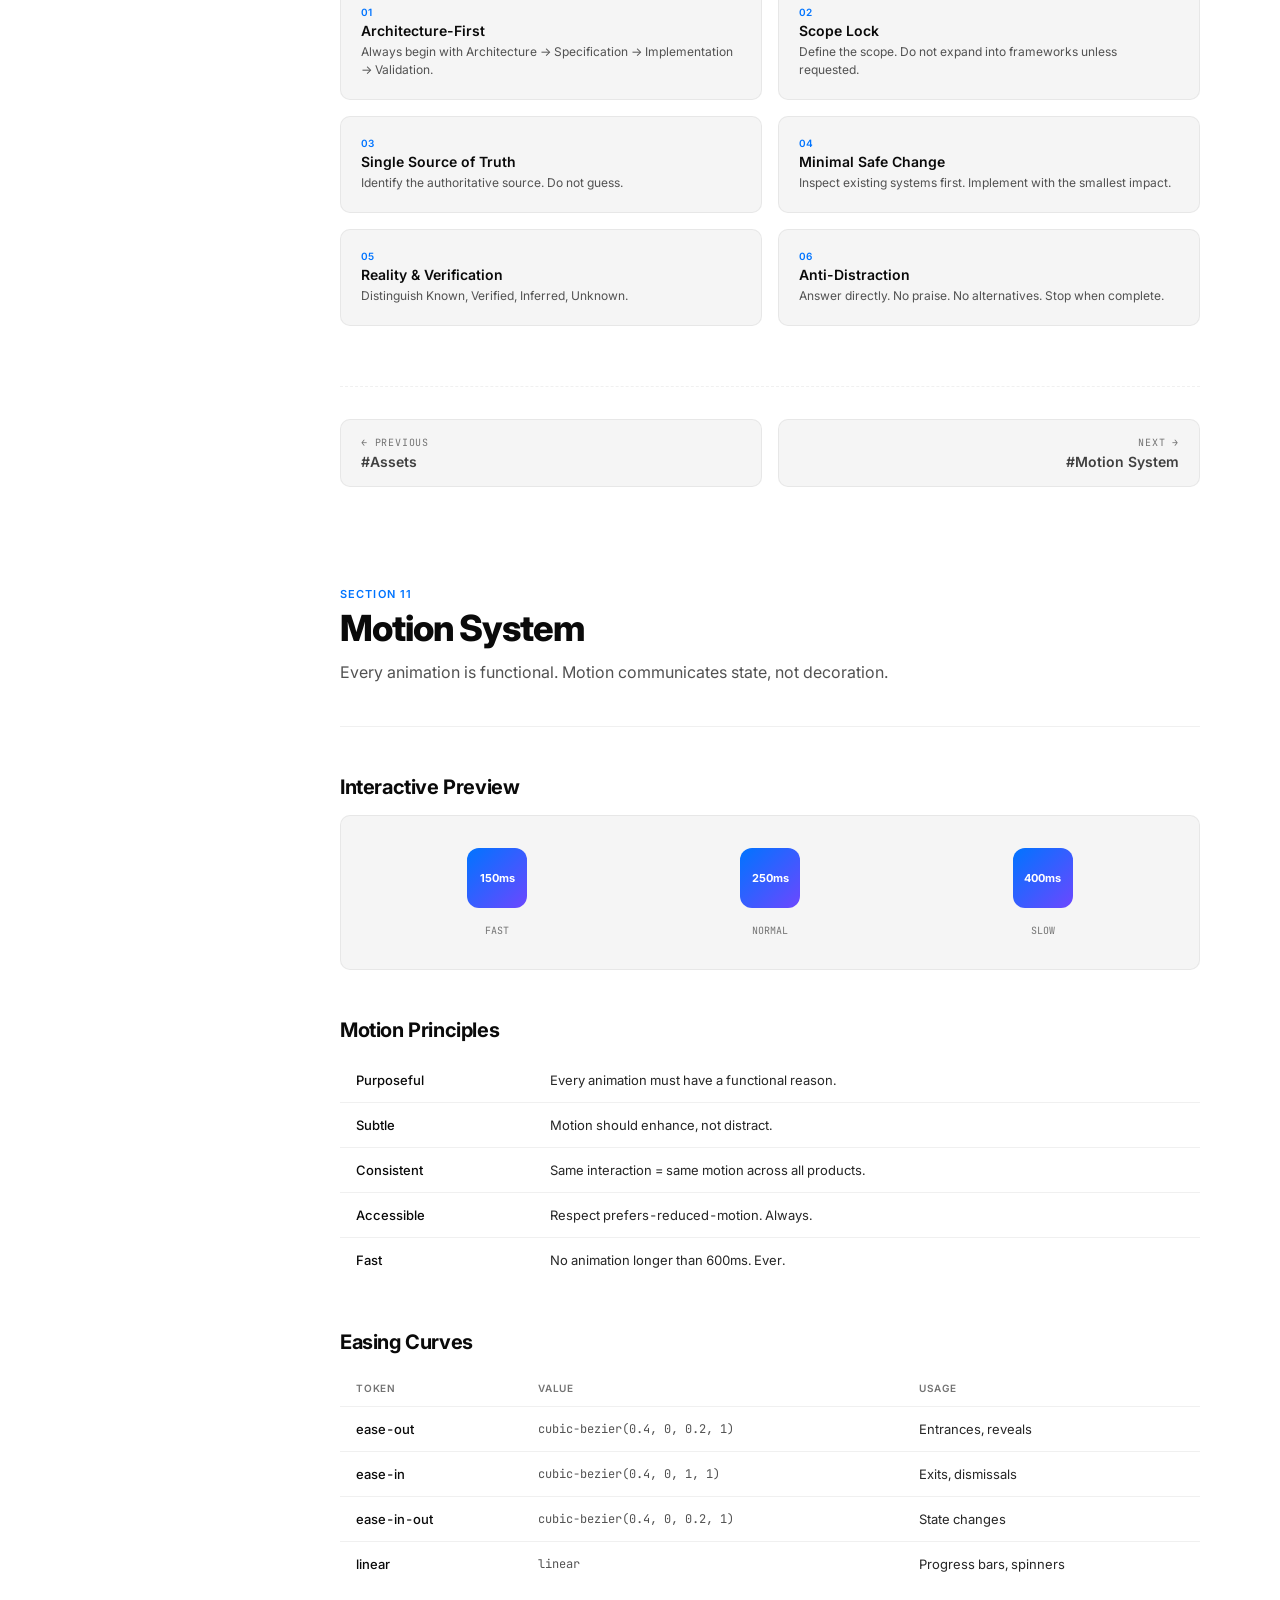
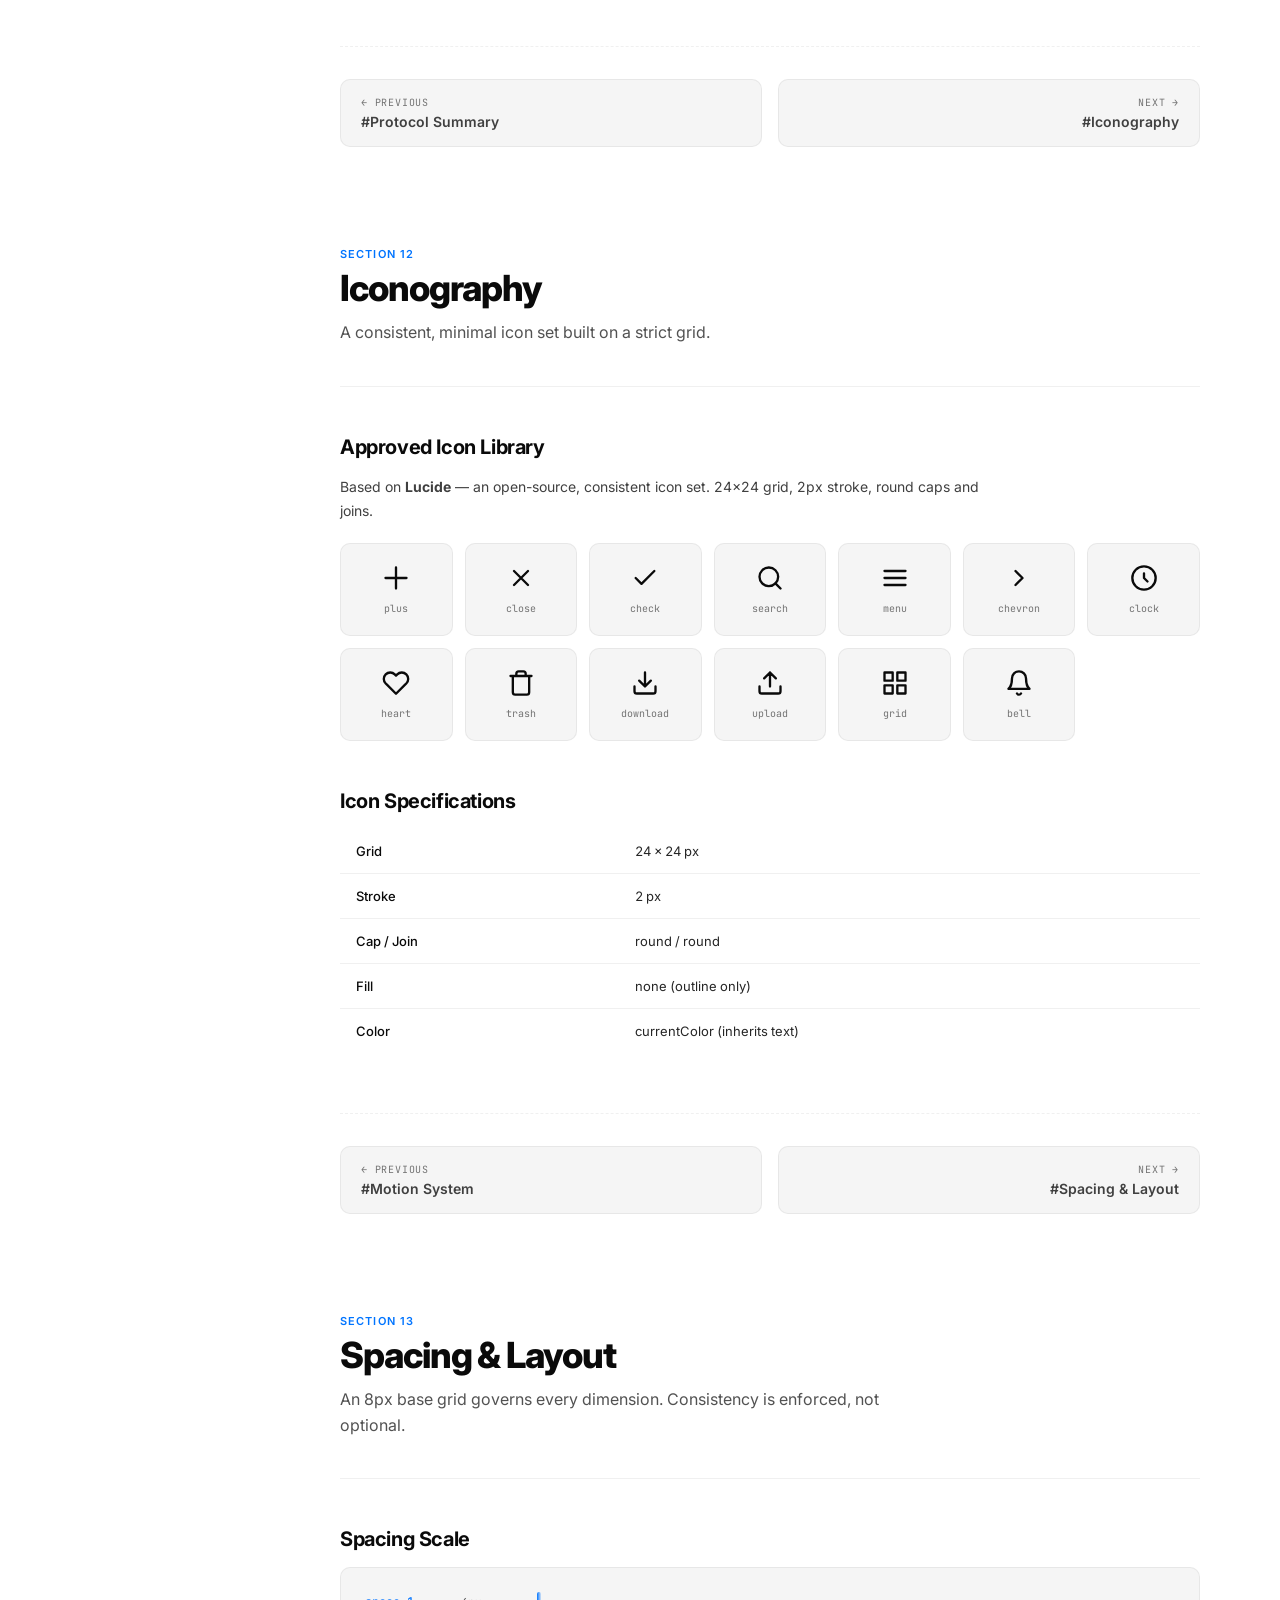
<file: identity.html>
<!DOCTYPE html>
<html lang="en">
<head>
<meta charset="UTF-8">
<meta name="viewport" content="width=device-width, initial-scale=1.0">
<meta name="theme-color" content="#000000">
<meta name="color-scheme" content="dark light">
<title>AEL Digital Studio — Brand &amp; Operating System v5.3.2</title>
<meta name="description" content="The AEL Digital Studio Brand &amp; Operating System — identity, logo, color, typography, components, voice, protocol, motion, accessibility, and token architecture. Enterprise Edition v5.3.2.">
<meta name="author" content="Ayman Elmasry">
<meta name="robots" content="index, follow">
<link rel="canonical" href="https://aymanelmasry.me/identity.html">
<meta property="og:type" content="website">
<meta property="og:title" content="AEL Digital Studio — Brand &amp; Operating System v5.3.2">
<meta property="og:description" content="The complete AEL Brand &amp; Operating System — Enterprise Edition.">
<meta property="og:url" content="https://aymanelmasry.me/identity.html">
<meta property="og:image" content="https://aymanelmasry.me/favicon/og-image.png">
<meta property="og:site_name" content="AEL Digital Studio">
<meta name="twitter:card" content="summary_large_image">
<meta name="twitter:title" content="AEL Digital Studio — Brand &amp; Operating System v5.3.2">
<meta name="twitter:description" content="The complete AEL Brand &amp; Operating System — Enterprise Edition.">
<meta name="twitter:image" content="https://aymanelmasry.me/favicon/og-image.png">
<link rel="alternate" type="application/rss+xml" title="AEL Changelog" href="https://aymanelmasry.me/feed.xml">
<link rel="preconnect" href="https://fonts.googleapis.com">
<link rel="preconnect" href="https://fonts.gstatic.com" crossorigin>
<link href="https://fonts.googleapis.com/css2?family=Inter:wght@300;400;500;600;700;800;900&family=JetBrains+Mono:wght@400;500;600&display=swap" rel="stylesheet">
<script type="application/ld+json">
{
  "@context": "https://schema.org",
  "@type": "CreativeWork",
  "name": "AEL Digital Studio — Brand & Operating System",
  "author": {"@type": "Person", "name": "Ayman Elmasry", "url": "https://aymanelmasry.me"},
  "publisher": {"@type": "Organization", "name": "AEL Digital Studio", "url": "https://aymanelmasry.com"},
  "version": "5.3.2",
  "inLanguage": "en",
  "license": "https://github.com/aymanelmasryael/aymanelmasry.me/blob/main/LICENSE"
}
</script>
<style>
/* ═══ AEL BRAND & OS v5.3.2 — ENTERPRISE EDITION ═══ */
:root {
  --black: #000000; --white: #FFFFFF;
  --neutral-50: #FAFAFA; --neutral-100: #F5F5F5; --neutral-200: #E5E5E5;
  --neutral-300: #D4D4D4; --neutral-400: #A3A3A3; --neutral-500: #737373;
  --neutral-600: #525252; --neutral-700: #2D2D2D; --neutral-800: #1A1A1A;
  --neutral-900: #111111;
  --blue: #0074FF; --violet: #6C47FF; --teal: #00D4AA;
  --pink: #FF4D8D; --amber: #F59E0B; --gold: #C9A84C;
  --success: #10B981; --error: #EF4444; --info: #3B82F6;
  --border-subtle: rgba(255,255,255,0.06);
  --border-default: rgba(255,255,255,0.10);
  --border-strong: rgba(255,255,255,0.16);
  --font-heading: 'Inter', -apple-system, BlinkMacSystemFont, sans-serif;
  --font-body: 'Inter', -apple-system, BlinkMacSystemFont, sans-serif;
  --font-mono: 'JetBrains Mono', 'SF Mono', 'Fira Code', monospace;
  --radius: .625rem;
  /* Semantic tokens with HEX fallbacks before OKLCH */
  --background: #000000; --background: oklch(0.0% 0.0 0.0);
  --foreground: #FFFFFF; --foreground: oklch(100.0% 0.0 89.9);
  --card: #0A0A0A; --card: oklch(14.5% 0.0 89.9);
  --card-foreground: #FFFFFF; --card-foreground: oklch(100.0% 0.0 89.9);
  --popover: #111111; --popover: oklch(17.8% 0.0 89.9);
  --popover-foreground: #FFFFFF; --popover-foreground: oklch(100.0% 0.0 89.9);
  --primary: #0074FF; --primary: oklch(59.1% 0.225 258.6);
  --primary-foreground: #FFFFFF; --primary-foreground: oklch(100.0% 0.0 89.9);
  --secondary: #111111; --secondary: oklch(17.8% 0.0 89.9);
  --secondary-foreground: #FFFFFF; --secondary-foreground: oklch(100.0% 0.0 89.9);
  --muted: #111111; --muted: oklch(17.8% 0.0 89.9);
  --muted-foreground: #A3A3A3; --muted-foreground: oklch(71.5% 0.0 89.9);
  --accent: #111111; --accent: oklch(17.8% 0.0 89.9);
  --accent-foreground: #FFFFFF; --accent-foreground: oklch(100.0% 0.0 89.9);
  --destructive: #EF4444; --destructive: oklch(63.7% 0.208 25.3);
  --border: rgba(255,255,255,0.10);
  --input: rgba(255,255,255,0.10);
  --ring: #0074FF; --ring: oklch(59.1% 0.225 258.6);
  --chart-1: #F54900; --chart-1: oklch(64.6% .222 41.116);
  --chart-2: #009689; --chart-2: oklch(60% .118 184.704);
  --chart-3: #104E64; --chart-3: oklch(39.8% .07 227.392);
  --chart-4: #FFB900; --chart-4: oklch(82.8% .189 84.429);
  --chart-5: #FE9A00; --chart-5: oklch(76.9% .188 70.08);
  --sidebar: #111111; --sidebar: oklch(17.8% 0.0 89.9);
  --sidebar-foreground: #FFFFFF; --sidebar-foreground: oklch(100.0% 0.0 89.9);
  --sidebar-primary: #0074FF; --sidebar-primary: oklch(59.1% 0.225 258.6);
  --sidebar-primary-foreground: #FFFFFF; --sidebar-primary-foreground: oklch(100.0% 0.0 89.9);
  --sidebar-accent: #1A1A1A; --sidebar-accent: oklch(21.8% 0.0 89.9);
  --sidebar-accent-foreground: #FFFFFF; --sidebar-accent-foreground: oklch(100.0% 0.0 89.9);
  --sidebar-border: rgba(255,255,255,0.10);
  --sidebar-ring: #0074FF; --sidebar-ring: oklch(59.1% 0.225 258.6);
  --spacing: .25rem; --container-md: 28rem; --container-6xl: 72rem;
  --text-xs: .75rem; --text-sm: .875rem; --text-base: 1rem; --text-lg: 1.125rem;
  --text-xl: 1.25rem; --text-2xl: 1.5rem; --text-3xl: 1.875rem; --text-4xl: 2.25rem;
  --text-5xl: 3rem; --text-6xl: 3.75rem;
}

*, ::after, ::before, ::backdrop { box-sizing: border-box; border-width: 0; border-style: solid; border-color: currentcolor; border-image: none; margin: 0; padding: 0; }
* { outline-color: var(--ring); }
html { scroll-behavior: smooth; background: var(--black); color: var(--white); font-family: var(--font-body); -webkit-font-smoothing: antialiased; -moz-osx-font-smoothing: grayscale; text-size-adjust: 100%; tab-size: 4; }

/* FIX: padding-left on body so main content centers in remaining space */
body { display: flex; min-height: 100vh; padding-left: 260px; box-sizing: border-box; }

.skip-link { position: absolute; top: -40px; left: 8px; background: var(--blue); color: var(--white); padding: 8px 16px; border-radius: 6px; font-size: 13px; font-weight: 600; z-index: 9999; transition: top 0.2s ease; text-decoration: none; }
.skip-link:focus { top: 8px; }

.reading-progress { position: fixed; top: 0; left: 0; height: 3px; width: 0%; background: linear-gradient(90deg, var(--blue), var(--violet)); z-index: 10000; transition: width 0.1s ease-out; box-shadow: 0 0 8px rgba(0,116,255,0.6); }

.topbar { position: fixed; top: 0; right: 0; z-index: 999; display: flex; gap: 8px; padding: 12px 16px; }
.topbar-btn { width: 38px; height: 38px; display: grid; place-items: center; background: rgba(17,17,17,0.85); backdrop-filter: blur(10px); -webkit-backdrop-filter: blur(10px); border: 1px solid var(--border-default); border-radius: 8px; color: var(--neutral-300); cursor: pointer; transition: all 0.15s ease; position: relative; }
.topbar-btn:hover { background: var(--blue); color: var(--white); border-color: var(--blue); transform: translateY(-1px); }
.topbar-btn svg { width: 18px; height: 18px; stroke: currentColor; stroke-width: 2; fill: none; stroke-linecap: round; stroke-linejoin: round; }
.topbar-kbd { position: absolute; bottom: -16px; right: 0; font-size: 9px; font-family: var(--font-mono); color: var(--neutral-600); letter-spacing: 0.05em; }

.sidebar { position: fixed; left: 0; top: 0; bottom: 0; width: 260px; background: var(--neutral-900); border-right: 1px solid var(--border-subtle); padding: 40px 28px; overflow-y: auto; z-index: 100; display: flex; flex-direction: column; }
.sidebar-logo { margin-bottom: 40px; }
.sidebar-logo svg { display: block; }
.sidebar-logo .brand { font-size: 13px; font-weight: 700; letter-spacing: 0.08em; color: var(--white); margin-top: 10px; }
.sidebar-logo .version { font-size: 10px; color: var(--neutral-500); letter-spacing: 0.04em; margin-top: 2px; }
.sidebar-nav { list-style: none; flex: 1; }
.sidebar-nav > li { margin-bottom: 2px; }
.sidebar-nav > li.section-header { font-size: 10px; font-weight: 600; letter-spacing: 0.10em; color: var(--neutral-500); padding: 16px 0 6px 0; text-transform: uppercase; }
.sidebar-nav a { display: block; padding: 7px 12px; font-size: 13px; font-weight: 400; color: var(--neutral-400); text-decoration: none; border-radius: 6px; transition: all 0.15s ease; letter-spacing: 0.01em; }
.sidebar-nav a:hover { color: var(--white); background: rgba(255,255,255,0.04); }
.sidebar-nav a.active { color: var(--blue); background: rgba(0,116,255,0.08); font-weight: 500; }
.sidebar-footer { font-size: 11px; color: var(--neutral-600); letter-spacing: 0.02em; padding-top: 16px; border-top: 1px solid var(--border-subtle); }
.sidebar-footer a { color: var(--neutral-500); text-decoration: none; }
.sidebar-footer a:hover { color: var(--blue); }

/* FIX: main centers in remaining space after sidebar */
.main { flex: 1; max-width: 1120px; margin-inline: auto; padding: 64px 80px 120px; }
@media (min-width: 1600px) { .main { max-width: 1200px; } }
@media (min-width: 1920px) { .main { max-width: 1280px; } }
@media (min-width: 2560px) { .main { max-width: 1360px; } }

.section { margin-bottom: 100px; scroll-margin-top: 40px; position: relative; }
.section:last-child { margin-bottom: 0; }
.section-number { font-size: 11px; font-weight: 600; letter-spacing: 0.10em; color: var(--blue); margin-bottom: 8px; text-transform: uppercase; }
.section-title { font-size: 36px; font-weight: 800; letter-spacing: -0.03em; color: var(--white); line-height: 1.1; margin-bottom: 12px; position: relative; }
.section-subtitle { font-size: 16px; font-weight: 400; color: var(--neutral-400); line-height: 1.6; margin-bottom: 40px; max-width: 600px; }
.section-divider { border: none; border-top: 1px solid var(--border-subtle); margin: 0 0 48px 0; }
.subsection { margin-bottom: 48px; }
.subsection-title { font-size: 20px; font-weight: 700; letter-spacing: -0.02em; color: var(--white); margin-bottom: 16px; display: flex; align-items: center; gap: 12px; position: relative; }
.subsection-text { font-size: 14px; line-height: 1.7; color: var(--neutral-300); max-width: 640px; margin-bottom: 20px; }

.anchor-link { position: absolute; left: -24px; top: 50%; transform: translateY(-50%); opacity: 0; color: var(--neutral-600); text-decoration: none; font-weight: 400; transition: all 0.15s ease; font-size: 0.8em; }
.section-title:hover .anchor-link, .subsection-title:hover .anchor-link { opacity: 1; }
.anchor-link:hover { color: var(--blue); }

.copy-section-btn { position: absolute; top: 24px; right: 0; background: rgba(255,255,255,0.04); border: 1px solid var(--border-subtle); color: var(--neutral-500); padding: 6px 12px; border-radius: 6px; font-size: 10px; font-family: var(--font-mono); letter-spacing: 0.04em; cursor: pointer; transition: 0.15s; opacity: 0; }
.section:hover .copy-section-btn { opacity: 1; }
.copy-section-btn:hover { background: var(--blue); color: white; border-color: var(--blue); }

.section-nav { display: flex; justify-content: space-between; gap: 16px; margin-top: 60px; padding-top: 32px; border-top: 1px dashed var(--border-subtle); }
.section-nav-btn { flex: 1; display: flex; flex-direction: column; gap: 4px; padding: 16px 20px; background: var(--neutral-900); border: 1px solid var(--border-subtle); border-radius: 10px; color: var(--neutral-300); text-decoration: none; transition: all 0.15s ease; }
.section-nav-btn:hover { border-color: var(--blue); background: rgba(0,116,255,0.04); color: var(--white); }
.section-nav-btn.next { text-align: right; }
.section-nav-btn .nav-label { font-size: 10px; font-family: var(--font-mono); color: var(--neutral-500); letter-spacing: 0.08em; text-transform: uppercase; }
.section-nav-btn .nav-title { font-size: 14px; font-weight: 600; }
.section-nav-btn.disabled { opacity: 0.3; pointer-events: none; }

.back-to-top { position: fixed; bottom: 30px; right: 30px; width: 48px; height: 48px; background: var(--blue); color: white; border: none; border-radius: 50%; display: grid; place-items: center; cursor: pointer; box-shadow: 0 8px 24px rgba(0,116,255,0.4); opacity: 0; pointer-events: none; transform: translateY(20px); transition: all 0.3s ease; z-index: 998; }
.back-to-top.visible { opacity: 1; pointer-events: auto; transform: translateY(0); }
.back-to-top:hover { background: #0062D6; transform: translateY(-2px); box-shadow: 0 12px 32px rgba(0,116,255,0.5); }
.back-to-top svg { width: 20px; height: 20px; stroke: white; stroke-width: 2.5; fill: none; stroke-linecap: round; stroke-linejoin: round; }

.mobile-menu-btn { display: none; position: fixed; top: 16px; left: 16px; z-index: 1001; width: 42px; height: 42px; background: rgba(17,17,17,0.9); backdrop-filter: blur(10px); border: 1px solid var(--border-default); border-radius: 8px; cursor: pointer; place-items: center; }
.mobile-menu-btn svg { width: 20px; height: 20px; stroke: var(--white); stroke-width: 2; fill: none; stroke-linecap: round; }
.sidebar-overlay { display: none; position: fixed; inset: 0; background: rgba(0,0,0,0.7); backdrop-filter: blur(4px); z-index: 999; }
.sidebar-overlay.visible { display: block; }
@media (max-width: 1024px) {
  .mobile-menu-btn { display: grid; }
  .sidebar { display: none; }
  .sidebar.open { display: flex; z-index: 1000; }
}

.search-modal { position: fixed; inset: 0; background: rgba(0,0,0,0.7); backdrop-filter: blur(8px); -webkit-backdrop-filter: blur(8px); z-index: 10000; display: none; align-items: flex-start; justify-content: center; padding-top: 15vh; opacity: 0; transition: opacity 0.15s ease; }
.search-modal.open { display: flex; opacity: 1; }
.search-panel { width: 90%; max-width: 600px; background: var(--neutral-900); border: 1px solid var(--border-strong); border-radius: 12px; overflow: hidden; box-shadow: 0 30px 80px rgba(0,0,0,0.7); transform: translateY(-10px); transition: transform 0.2s ease; }
.search-modal.open .search-panel { transform: translateY(0); }
.search-input-wrap { display: flex; align-items: center; gap: 12px; padding: 16px 20px; border-bottom: 1px solid var(--border-subtle); }
.search-input-wrap svg { width: 18px; height: 18px; stroke: var(--neutral-500); stroke-width: 2; fill: none; stroke-linecap: round; flex-shrink: 0; }
.search-input { flex: 1; background: transparent; border: none; outline: none; color: var(--white); font-family: var(--font-body); font-size: 15px; }
.search-input::placeholder { color: var(--neutral-500); }
.search-esc { font-size: 10px; font-family: var(--font-mono); color: var(--neutral-500); padding: 3px 8px; background: rgba(255,255,255,0.05); border: 1px solid var(--border-default); border-radius: 4px; }
.search-results { max-height: 400px; overflow-y: auto; padding: 8px; }
.search-result { display: block; padding: 10px 14px; border-radius: 8px; text-decoration: none; color: var(--neutral-200); transition: background 0.1s; }
.search-result:hover, .search-result.selected { background: rgba(0,116,255,0.1); color: var(--white); }
.search-result .result-num { font-size: 10px; font-family: var(--font-mono); color: var(--blue); margin-right: 10px; letter-spacing: 0.05em; }
.search-result .result-title { font-size: 14px; font-weight: 500; }
.search-result .result-sub { font-size: 11px; color: var(--neutral-500); margin-top: 2px; }
.search-empty { padding: 32px 20px; text-align: center; color: var(--neutral-500); font-size: 13px; }

[data-theme="light"] { --black: #FFFFFF; --white: #0A0A0A; --neutral-900: #F5F5F5; --neutral-800: #EBEBEB; --neutral-700: #D4D4D4; --neutral-600: #A3A3A3; --neutral-500: #737373; --neutral-400: #525252; --neutral-300: #404040; --neutral-200: #262626; --border-subtle: rgba(0,0,0,0.06); --border-default: rgba(0,0,0,0.10); --border-strong: rgba(0,0,0,0.16); }
[data-theme="light"] .sidebar { background: #FAFAFA; border-right-color: rgba(0,0,0,0.06); }
[data-theme="light"] .topbar-btn { background: rgba(255,255,255,0.9); color: #262626; }
[data-theme="light"] .topbar-btn:hover { background: var(--blue); color: white; }
[data-theme="light"] .search-panel { background: #FFFFFF; }
[data-theme="light"] .search-input { color: #0A0A0A; }

.reading-time { display: inline-flex; align-items: center; gap: 6px; padding: 4px 10px; background: rgba(0,116,255,0.08); border: 1px solid rgba(0,116,255,0.2); border-radius: 20px; font-size: 11px; font-family: var(--font-mono); color: var(--blue); letter-spacing: 0.03em; }

.copy-btn-inline { background: rgba(255,255,255,0.05); border: 1px solid var(--border-default); color: var(--neutral-500); padding: 2px 8px; border-radius: 4px; font-size: 10px; font-weight: 500; cursor: pointer; font-family: var(--font-mono); transition: 0.15s; display: inline-flex; align-items: center; gap: 4px; opacity: 0.5; }
.copy-btn-inline:hover { opacity: 1; background: var(--blue); color: white; border-color: var(--blue); }
.copy-btn { background: rgba(255,255,255,0.06); border: 1px solid var(--border-default); color: var(--neutral-300); padding: 4px 12px; border-radius: 4px; font-size: 10px; font-weight: 500; cursor: pointer; font-family: var(--font-mono); transition: 0.15s; }
.copy-btn:hover { background: var(--blue); color: white; border-color: var(--blue); }

.data-table { width: 100%; border-collapse: collapse; margin: 16px 0 32px; font-size: 13px; }
.data-table th { text-align: left; font-size: 10px; font-weight: 600; letter-spacing: 0.08em; color: var(--neutral-500); text-transform: uppercase; padding: 12px 16px; border-bottom: 1px solid var(--border-subtle); }
.data-table td { padding: 14px 16px; border-bottom: 1px solid var(--border-subtle); color: var(--neutral-200); font-variant-numeric: tabular-nums; }
.data-table tr:last-child td { border-bottom: none; }
.data-table .label { font-weight: 500; color: var(--white); }
.data-table .mono { font-family: var(--font-mono); font-size: 12px; color: var(--neutral-400); }
.data-table a { color: var(--blue); text-decoration: none; }
.data-table a:hover { text-decoration: underline; }

.color-grid { display: grid; grid-template-columns: repeat(auto-fill, minmax(200px, 1fr)); gap: 16px; margin: 16px 0 32px; }
.color-swatch { border-radius: 10px; overflow: hidden; border: 1px solid var(--border-subtle); transition: transform 0.2s ease; background: var(--neutral-900); }
.color-swatch:hover { transform: translateY(-2px); }
.color-swatch-preview { height: 80px; }
.color-swatch-info { padding: 14px; display: flex; flex-direction: column; gap: 4px; }
.color-swatch-name { font-size: 12px; font-weight: 600; letter-spacing: 0.04em; }
.color-swatch-hex { font-family: var(--font-mono); font-size: 12px; color: var(--neutral-400); font-weight: 500; }
.color-swatch-role { font-size: 10px; color: var(--neutral-500); letter-spacing: 0.02em; }
.color-swatch-actions { margin-top: 8px; display: flex; gap: 8px; }
.neutral-strip { display: flex; border-radius: 10px; overflow: hidden; margin: 16px 0 32px; height: 56px; border: 1px solid var(--border-subtle); }
.neutral-strip-item { flex: 1; display: flex; align-items: flex-end; padding: 10px; font-family: var(--font-mono); font-size: 10px; font-weight: 500; position: relative; }
.neutral-strip-item .copy-btn { position: absolute; top: 4px; right: 4px; background: rgba(0,0,0,0.5); border: none; padding: 2px 8px; font-size: 8px; color: white; }

.type-sample { margin-bottom: 24px; padding: 20px 0; border-bottom: 1px solid var(--border-subtle); }
.type-sample:last-child { border-bottom: none; }
.type-sample-tag { font-size: 10px; font-weight: 600; letter-spacing: 0.08em; color: var(--blue); margin-bottom: 6px; }
.type-sample-spec { font-family: var(--font-mono); font-size: 11px; color: var(--neutral-500); margin-bottom: 8px; }
.type-sample-render { color: var(--white); line-height: 1.2; }

.component-card { background: var(--neutral-900); border: 1px solid var(--border-subtle); border-radius: 10px; padding: 32px; margin-bottom: 20px; }
.component-preview { background: var(--black); border: 1px solid var(--border-default); border-radius: 8px; padding: 28px; margin: 16px 0; display: flex; align-items: center; gap: 16px; flex-wrap: wrap; }
.component-spec { margin-top: 16px; font-family: var(--font-mono); font-size: 11px; color: var(--neutral-500); line-height: 1.6; }
.btn { display: inline-flex; align-items: center; justify-content: center; font-family: var(--font-body); font-weight: 600; font-size: 14px; letter-spacing: 0.02em; border: none; border-radius: 8px; cursor: pointer; padding: 12px 24px; transition: all 0.15s ease; text-decoration: none; }
.btn-primary { background: var(--blue); color: var(--white); }
.btn-primary:hover { background: #0062D6; }
.btn-secondary { background: transparent; color: var(--white); border: 1px solid var(--border-strong); }
.btn-secondary:hover { background: rgba(255,255,255,0.04); }
.btn-ghost { background: transparent; color: var(--neutral-300); }
.btn-ghost:hover { color: var(--white); background: rgba(255,255,255,0.04); }

.tag { display: inline-flex; align-items: center; padding: 4px 10px; border-radius: 6px; font-size: 11px; font-weight: 500; letter-spacing: 0.02em; }
.tag-blue { background: rgba(0,116,255,0.12); color: #4D9FFF; }
.tag-violet { background: rgba(108,71,255,0.12); color: #9B85FF; }
.tag-teal { background: rgba(0,212,170,0.12); color: #33DFBD; }
.tag-pink { background: rgba(255,77,141,0.12); color: #FF7AA6; }
.tag-amber { background: rgba(245,158,11,0.12); color: #F7B84D; }
.tag-success { background: rgba(16,185,129,0.12); color: #34D399; }
.tag-error { background: rgba(239,68,68,0.12); color: #F87171; }

.voice-block { background: var(--neutral-900); border: 1px solid var(--border-subtle); border-radius: 10px; padding: 28px; margin-bottom: 16px; }
.voice-block-label { font-size: 10px; font-weight: 600; letter-spacing: 0.08em; text-transform: uppercase; margin-bottom: 8px; }
.voice-block-correct .voice-block-label { color: var(--success); }
.voice-block-incorrect .voice-block-label { color: var(--error); }
.voice-block-text { font-size: 14px; line-height: 1.6; color: var(--neutral-200); }

.logo-matrix { display: grid; grid-template-columns: repeat(3, 1fr); gap: 16px; margin: 16px 0 32px; }
.logo-cell { background: var(--neutral-900); border: 1px solid var(--border-subtle); border-radius: 10px; padding: 28px; display: flex; align-items: center; justify-content: center; min-height: 120px; }
.logo-cell.dark-bg { background: var(--black); }
.logo-cell.light-bg { background: var(--white); }
.logo-cell.blue-bg { background: var(--blue); }

.do-dont { display: grid; grid-template-columns: 1fr 1fr; gap: 16px; margin: 16px 0 32px; }
.do-card { background: rgba(16,185,129,0.05); border: 1px solid rgba(16,185,129,0.15); border-radius: 10px; padding: 24px; }
.dont-card { background: rgba(239,68,68,0.05); border: 1px solid rgba(239,68,68,0.15); border-radius: 10px; padding: 24px; }
.do-card-label { font-size: 10px; font-weight: 600; letter-spacing: 0.08em; color: var(--success); margin-bottom: 8px; }
.dont-card-label { font-size: 10px; font-weight: 600; letter-spacing: 0.08em; color: var(--error); margin-bottom: 8px; }
.do-card-text, .dont-card-text { font-size: 13px; line-height: 1.6; color: var(--neutral-200); }

.token-block { background: var(--neutral-900); border: 1px solid var(--border-subtle); border-radius: 8px; padding: 20px 24px; font-family: var(--font-mono); font-size: 12px; color: var(--neutral-300); line-height: 1.7; overflow-x: auto; margin: 12px 0 24px; white-space: pre; position: relative; }
.token-block .copy-code-btn { position: absolute; top: 8px; right: 8px; background: rgba(255,255,255,0.05); border: 1px solid var(--border-default); color: var(--neutral-400); padding: 4px 10px; border-radius: 4px; font-size: 10px; font-family: var(--font-mono); cursor: pointer; transition: 0.15s; }
.token-block .copy-code-btn:hover { background: var(--blue); color: white; border-color: var(--blue); }
.token-key { color: var(--blue); }
.token-value { color: var(--teal); }
.token-comment { color: var(--neutral-500); }

.protocol-grid { display: grid; grid-template-columns: repeat(auto-fill, minmax(280px, 1fr)); gap: 16px; margin: 16px 0 32px; }
.protocol-item { background: var(--neutral-900); border: 1px solid var(--border-subtle); border-radius: 10px; padding: 20px; }
.protocol-item .num { font-size: 10px; font-weight: 600; color: var(--blue); letter-spacing: 0.04em; display: block; margin-bottom: 4px; }
.protocol-item .title { font-size: 14px; font-weight: 600; color: var(--white); margin-bottom: 4px; }
.protocol-item .desc { font-size: 12px; color: var(--neutral-400); line-height: 1.5; }

.toast { position: fixed; bottom: 30px; left: 50%; transform: translateX(-50%); background: var(--neutral-800); border: 1px solid var(--border-strong); padding: 12px 24px; border-radius: 8px; font-size: 13px; color: var(--white); z-index: 9999; opacity: 0; transition: opacity 0.3s; pointer-events: none; }
.toast.show { opacity: 1; }

.download-btn { display: inline-block; background: var(--blue); color: white; padding: 12px 24px; border-radius: 8px; text-decoration: none; font-weight: 600; font-size: 14px; border: none; cursor: pointer; transition: 0.15s; }
.download-btn:hover { background: #0062D6; }

.action-btn-group { display: flex; gap: 8px; flex-wrap: wrap; margin: 16px 0 32px; }
.action-btn { display: inline-flex; align-items: center; gap: 8px; padding: 10px 18px; background: var(--neutral-900); border: 1px solid var(--border-default); border-radius: 8px; color: var(--neutral-200); font-family: var(--font-body); font-size: 13px; font-weight: 500; cursor: pointer; transition: 0.15s; text-decoration: none; }
.action-btn:hover { background: var(--blue); color: white; border-color: var(--blue); }
.action-btn svg { width: 14px; height: 14px; stroke: currentColor; stroke-width: 2; fill: none; stroke-linecap: round; }

.faq-list { margin: 16px 0 32px; }
.faq-item { background: var(--neutral-900); border: 1px solid var(--border-subtle); border-radius: 10px; margin-bottom: 10px; overflow: hidden; transition: border-color 0.15s; }
.faq-item:hover { border-color: var(--border-default); }
.faq-item[open] { border-color: var(--blue); }
.faq-question { list-style: none; padding: 18px 22px; cursor: pointer; font-size: 14px; font-weight: 600; color: var(--white); display: flex; justify-content: space-between; align-items: center; gap: 16px; }
.faq-question::-webkit-details-marker { display: none; }
.faq-question::after { content: '+'; font-size: 22px; font-weight: 300; color: var(--blue); transition: transform 0.2s; line-height: 1; }
.faq-item[open] .faq-question::after { content: '−'; }
.faq-answer { padding: 0 22px 20px; font-size: 13.5px; line-height: 1.7; color: var(--neutral-300); }

.glossary-grid { display: grid; grid-template-columns: repeat(auto-fill, minmax(280px, 1fr)); gap: 12px; margin: 16px 0 32px; }
.glossary-item { padding: 16px 18px; background: var(--neutral-900); border: 1px solid var(--border-subtle); border-left: 3px solid var(--blue); border-radius: 8px; }
.glossary-term { font-size: 13px; font-weight: 700; color: var(--white); margin-bottom: 4px; font-family: var(--font-mono); }
.glossary-def { font-size: 12px; line-height: 1.6; color: var(--neutral-400); }

.contributors-grid { display: grid; grid-template-columns: repeat(auto-fill, minmax(180px, 1fr)); gap: 16px; margin: 16px 0 32px; }
.contributor-card { padding: 24px 20px; background: var(--neutral-900); border: 1px solid var(--border-subtle); border-radius: 10px; text-align: center; transition: all 0.2s; }
.contributor-card:hover { border-color: var(--blue); transform: translateY(-2px); }
.contributor-avatar { width: 56px; height: 56px; border-radius: 50%; background: linear-gradient(135deg, var(--blue), var(--violet)); margin: 0 auto 12px; display: grid; place-items: center; color: white; font-weight: 800; font-size: 18px; }
.contributor-name { font-size: 13px; font-weight: 700; color: var(--white); margin-bottom: 2px; }
.contributor-role { font-size: 11px; color: var(--neutral-500); font-family: var(--font-mono); }

.code-example { position: relative; background: #0A0A0A; border: 1px solid var(--border-subtle); border-radius: 8px; padding: 18px 20px; margin: 12px 0 24px; font-family: var(--font-mono); font-size: 12px; line-height: 1.7; color: var(--neutral-300); overflow-x: auto; white-space: pre; }
.code-example .lang { position: absolute; top: 8px; right: 60px; font-size: 9px; color: var(--neutral-600); letter-spacing: 0.08em; text-transform: uppercase; }
.code-example .copy-example { position: absolute; top: 8px; right: 8px; background: rgba(255,255,255,0.05); border: 1px solid var(--border-default); color: var(--neutral-400); padding: 3px 8px; border-radius: 4px; font-size: 9px; font-family: var(--font-mono); cursor: pointer; }
.code-example .copy-example:hover { background: var(--blue); color: white; border-color: var(--blue); }

.doc-grid { display: grid; grid-template-columns: repeat(auto-fill, minmax(240px, 1fr)); gap: 12px; margin: 16px 0 32px; }
.doc-card { display: flex; align-items: center; gap: 14px; padding: 18px; background: var(--neutral-900); border: 1px solid var(--border-subtle); border-radius: 10px; text-decoration: none; transition: 0.15s; }
.doc-card:hover { border-color: var(--blue); background: rgba(0,116,255,0.04); transform: translateY(-2px); }
.doc-icon { width: 40px; height: 40px; display: grid; place-items: center; background: rgba(0,116,255,0.1); border-radius: 8px; font-size: 18px; flex-shrink: 0; }
.doc-info { flex: 1; }
.doc-name { font-size: 13px; font-weight: 600; color: var(--white); margin-bottom: 2px; }
.doc-desc { font-size: 11px; color: var(--neutral-500); }

.license-grid { display: grid; grid-template-columns: 1fr 1fr; gap: 16px; margin: 16px 0 32px; }
@media (max-width: 720px) { .license-grid { grid-template-columns: 1fr; } }
.license-card { padding: 24px; background: var(--neutral-900); border: 1px solid var(--border-subtle); border-radius: 10px; }
.license-badge { display: inline-block; padding: 4px 10px; background: rgba(0,116,255,0.12); color: var(--blue); border-radius: 4px; font-size: 10px; font-family: var(--font-mono); letter-spacing: 0.06em; margin-bottom: 12px; }
.license-title { font-size: 16px; font-weight: 700; color: var(--white); margin-bottom: 8px; }
.license-text { font-size: 12.5px; line-height: 1.7; color: var(--neutral-400); margin-bottom: 12px; }
.license-link { font-size: 12px; color: var(--blue); text-decoration: none; font-family: var(--font-mono); }
.license-link:hover { text-decoration: underline; }

.grid-demo { background: var(--neutral-900); border: 1px solid var(--border-subtle); border-radius: 10px; padding: 0; margin: 16px 0 32px; overflow: hidden; }
.grid-row { display: grid; grid-template-columns: repeat(12, 1fr); gap: 8px; padding: 12px 16px; border-bottom: 1px solid var(--border-subtle); }
.grid-row:last-child { border-bottom: none; }
.grid-col { border-radius: 6px; display: flex; align-items: center; justify-content: center; font-family: var(--font-mono); font-size: 10px; color: var(--blue); font-weight: 500; text-align: center; transition: 0.15s; padding: 4px; }
.safe-area-demo { background: var(--neutral-900); border: 1px solid var(--border-subtle); border-radius: 10px; padding: 32px; display: flex; align-items: center; justify-content: center; margin: 16px 0 32px; position: relative; }
.safe-area-outer { width: 180px; height: 180px; border: 1px dashed var(--neutral-600); display: flex; align-items: center; justify-content: center; position: relative; }
.safe-area-inner { width: 90px; height: 90px; border: 1px solid var(--blue); display: flex; align-items: center; justify-content: center; }

.motion-demo { background: var(--neutral-900); border: 1px solid var(--border-subtle); border-radius: 10px; padding: 32px; margin: 16px 0 32px; display: flex; gap: 24px; flex-wrap: wrap; }
.motion-cell { flex: 1; min-width: 180px; display: flex; flex-direction: column; align-items: center; gap: 16px; }
.motion-box { width: 60px; height: 60px; background: linear-gradient(135deg, var(--blue), var(--violet)); border-radius: 12px; cursor: pointer; display: grid; place-items: center; color: white; font-weight: 700; font-size: 11px; transition: all 0.25s cubic-bezier(0.4, 0, 0.2, 1); }
.motion-box:hover { transform: translateY(-8px) scale(1.1); box-shadow: 0 20px 40px rgba(0,116,255,0.35); }
.motion-box.dur-fast { transition-duration: 150ms; }
.motion-box.dur-normal { transition-duration: 250ms; }
.motion-box.dur-slow { transition-duration: 400ms; }
.motion-label { font-size: 10px; color: var(--neutral-500); font-family: var(--font-mono); text-align: center; }

.icon-grid { display: grid; grid-template-columns: repeat(auto-fill, minmax(100px, 1fr)); gap: 12px; margin: 16px 0 32px; }
.icon-cell { background: var(--neutral-900); border: 1px solid var(--border-subtle); border-radius: 10px; padding: 20px 12px; display: flex; flex-direction: column; align-items: center; gap: 10px; transition: all 0.15s ease; cursor: pointer; }
.icon-cell:hover { border-color: var(--blue); transform: translateY(-2px); background: rgba(0,116,255,0.04); }
.icon-cell svg { width: 28px; height: 28px; stroke: var(--white); stroke-width: 2; fill: none; stroke-linecap: round; stroke-linejoin: round; }
.icon-cell .icon-name { font-size: 10px; color: var(--neutral-500); font-family: var(--font-mono); }

.spacing-visual { background: var(--neutral-900); border: 1px solid var(--border-subtle); border-radius: 10px; padding: 24px; margin: 16px 0 32px; display: flex; flex-direction: column; gap: 12px; }
.spacing-row { display: grid; grid-template-columns: 80px 60px 1fr; align-items: center; gap: 16px; font-size: 12px; }
.spacing-token { font-family: var(--font-mono); color: var(--blue); font-weight: 500; }
.spacing-value { font-family: var(--font-mono); color: var(--neutral-400); font-size: 11px; }
.spacing-bar { height: 20px; background: linear-gradient(90deg, var(--blue), rgba(0,116,255,0.15)); border-radius: 4px; min-width: 4px; }

.elevation-grid { display: grid; grid-template-columns: repeat(auto-fill, minmax(200px, 1fr)); gap: 20px; margin: 16px 0 32px; }
.elevation-card { background: var(--neutral-900); border-radius: 12px; padding: 32px 20px; text-align: center; font-size: 12px; color: var(--neutral-400); }
.elevation-card .elev-name { font-weight: 600; color: var(--white); margin-bottom: 4px; font-size: 13px; }
.elevation-card .elev-spec { font-family: var(--font-mono); font-size: 10px; color: var(--neutral-500); margin-top: 12px; }
.elev-0 { box-shadow: none; border: 1px solid var(--border-default); }
.elev-1 { box-shadow: 0 1px 3px rgba(0,0,0,0.4), 0 1px 2px rgba(0,0,0,0.3); }
.elev-2 { box-shadow: 0 4px 8px rgba(0,0,0,0.4), 0 2px 4px rgba(0,0,0,0.3); }
.elev-3 { box-shadow: 0 10px 20px rgba(0,0,0,0.5), 0 4px 8px rgba(0,0,0,0.3); }
.elev-4 { box-shadow: 0 20px 40px rgba(0,0,0,0.55), 0 8px 16px rgba(0,0,0,0.4); }
.elev-5 { box-shadow: 0 30px 60px rgba(0,0,0,0.6), 0 12px 24px rgba(0,0,0,0.45); }

.a11y-grid { display: grid; grid-template-columns: repeat(auto-fill, minmax(240px, 1fr)); gap: 16px; margin: 16px 0 32px; }
.a11y-card { background: var(--neutral-900); border: 1px solid var(--border-subtle); border-radius: 10px; padding: 20px; }
.a11y-card .a11y-icon { font-size: 24px; margin-bottom: 8px; }
.a11y-card .a11y-title { font-size: 13px; font-weight: 600; color: var(--white); margin-bottom: 6px; }
.a11y-card .a11y-text { font-size: 12px; color: var(--neutral-400); line-height: 1.5; }
.contrast-badge { display: inline-block; padding: 2px 8px; border-radius: 4px; font-size: 10px; font-weight: 600; font-family: var(--font-mono); }
.contrast-AAA { background: rgba(16,185,129,0.15); color: #34D399; }
.contrast-AA { background: rgba(0,116,255,0.15); color: #4D9FFF; }

.bp-table { background: var(--neutral-900); border: 1px solid var(--border-subtle); border-radius: 10px; margin: 16px 0 32px; overflow: hidden; }
.bp-row { display: grid; grid-template-columns: 100px 140px 1fr 120px; gap: 16px; align-items: center; padding: 14px 20px; border-bottom: 1px solid var(--border-subtle); font-size: 13px; }
.bp-row:last-child { border-bottom: none; }
.bp-row.header { background: rgba(0,116,255,0.04); font-size: 10px; font-weight: 600; color: var(--neutral-500); text-transform: uppercase; letter-spacing: 0.08em; }
.bp-token { font-family: var(--font-mono); color: var(--blue); font-weight: 500; }
.bp-width { font-family: var(--font-mono); color: var(--neutral-400); font-size: 12px; }
.bp-bar { height: 6px; background: linear-gradient(90deg, var(--blue), var(--violet)); border-radius: 3px; }

.variant-grid { display: grid; grid-template-columns: repeat(auto-fill, minmax(240px, 1fr)); gap: 20px; margin: 16px 0 32px; }
.variant-card { border-radius: 12px; padding: 32px; min-height: 200px; display: flex; flex-direction: column; align-items: center; justify-content: center; gap: 16px; position: relative; overflow: hidden; transition: transform 0.25s ease; }
.variant-card:hover { transform: translateY(-4px); }
.variant-standard { background: var(--black); border: 1px solid rgba(0,116,255,0.3); }
.variant-premium { background: #0a0806; border: 1px solid rgba(201,168,76,0.4); box-shadow: 0 0 40px rgba(201,168,76,0.1); }
.variant-mono-light { background: var(--white); border: 1px solid var(--neutral-300); }
.variant-mono-dark { background: var(--black); border: 1px solid var(--border-default); }
.variant-label { font-size: 10px; font-weight: 600; letter-spacing: 0.08em; text-transform: uppercase; color: var(--neutral-500); margin-top: 8px; }
.variant-usage { font-size: 11px; color: var(--neutral-500); text-align: center; margin-top: 4px; font-family: var(--font-mono); }

.misuse-grid { display: grid; grid-template-columns: repeat(auto-fill, minmax(220px, 1fr)); gap: 16px; margin: 16px 0 32px; }
.misuse-card { background: rgba(239,68,68,0.04); border: 1px solid rgba(239,68,68,0.2); border-radius: 10px; padding: 20px; position: relative; }
.misuse-card .misuse-x { position: absolute; top: 12px; right: 12px; width: 24px; height: 24px; border-radius: 50%; background: rgba(239,68,68,0.15); color: var(--error); display: grid; place-items: center; font-weight: 700; font-size: 14px; }
.misuse-visual { height: 100px; display: grid; place-items: center; background: var(--black); border-radius: 8px; margin-bottom: 12px; overflow: hidden; }
.misuse-title { font-size: 12px; font-weight: 600; color: var(--error); margin-bottom: 4px; }
.misuse-desc { font-size: 11px; color: var(--neutral-400); line-height: 1.4; }

.chart-card { background: var(--neutral-900); border: 1px solid var(--border-subtle); border-radius: 10px; padding: 20px; }
.chart-card .chart-title { font-size: 11px; font-weight: 600; color: var(--neutral-500); text-transform: uppercase; letter-spacing: 0.08em; margin-bottom: 12px; }
.chart-bars { display: flex; align-items: flex-end; gap: 6px; height: 80px; }
.chart-bars .bar { flex: 1; background: linear-gradient(180deg, var(--blue), rgba(0,116,255,0.25)); border-radius: 4px 4px 0 0; transition: 0.2s; }
.chart-bars .bar:hover { background: linear-gradient(180deg, var(--violet), rgba(108,71,255,0.25)); }
.kpi-grid { display: grid; grid-template-columns: repeat(auto-fill, minmax(160px, 1fr)); gap: 12px; margin: 16px 0 32px; }
.kpi-card { background: var(--neutral-900); border: 1px solid var(--border-subtle); border-radius: 10px; padding: 16px 18px; }
.kpi-card .kpi-label { font-size: 10px; color: var(--neutral-500); text-transform: uppercase; letter-spacing: 0.08em; font-weight: 600; margin-bottom: 6px; }
.kpi-card .kpi-value { font-size: 24px; font-weight: 800; color: var(--white); line-height: 1.1; letter-spacing: -0.02em; font-family: var(--font-heading); }
.kpi-card .kpi-change { font-size: 11px; font-family: var(--font-mono); margin-top: 6px; }
.kpi-card .kpi-change.up { color: var(--success); }
.kpi-card .kpi-change.down { color: var(--error); }

.form-demo { background: var(--neutral-900); border: 1px solid var(--border-subtle); border-radius: 10px; padding: 28px; margin: 16px 0 32px; display: flex; flex-direction: column; gap: 20px; max-width: 500px; }
.form-field { display: flex; flex-direction: column; gap: 6px; }
.form-label { font-size: 12px; font-weight: 600; color: var(--neutral-200); letter-spacing: 0.01em; }
.form-input { background: var(--black); border: 1px solid var(--border-default); border-radius: 8px; padding: 11px 14px; color: var(--white); font-family: var(--font-body); font-size: 13px; transition: 0.15s; outline: none; }
.form-input:focus { border-color: var(--blue); box-shadow: 0 0 0 3px rgba(0,116,255,0.12); }
.form-hint { font-size: 11px; color: var(--neutral-500); }
.form-error { font-size: 11px; color: var(--error); display: flex; align-items: center; gap: 4px; }
.form-select { background: var(--black); border: 1px solid var(--border-default); border-radius: 8px; padding: 11px 14px; color: var(--white); font-family: var(--font-body); font-size: 13px; appearance: none; background-image: url("data:image/svg+xml,%3Csvg xmlns='http://www.w3.org/2000/svg' width='12' height='12' viewBox='0 0 24 24' fill='none' stroke='%23A3A3A3' stroke-width='2'%3E%3Cpolyline points='6 9 12 15 18 9'/%3E%3C/svg%3E"); background-repeat: no-repeat; background-position: right 12px center; padding-right: 36px; }
.form-checkbox { display: flex; align-items: center; gap: 10px; cursor: pointer; font-size: 13px; color: var(--neutral-200); }
.form-checkbox input { accent-color: var(--blue); width: 16px; height: 16px; }
.form-toggle { position: relative; width: 40px; height: 22px; background: var(--neutral-700); border-radius: 11px; cursor: pointer; transition: 0.2s; border: none; }
.form-toggle::after { content: ''; position: absolute; top: 2px; left: 2px; width: 18px; height: 18px; background: white; border-radius: 50%; transition: 0.2s; }
.form-toggle.on { background: var(--blue); }
.form-toggle.on::after { left: 20px; }

.state-grid { display: grid; grid-template-columns: repeat(auto-fill, minmax(240px, 1fr)); gap: 16px; margin: 16px 0 32px; }
.state-card { background: var(--neutral-900); border: 1px solid var(--border-subtle); border-radius: 10px; padding: 28px 20px; text-align: center; min-height: 200px; display: flex; flex-direction: column; align-items: center; justify-content: center; gap: 12px; }
.state-icon { font-size: 40px; opacity: 0.5; }
.state-title { font-size: 14px; font-weight: 600; color: var(--white); }
.state-text { font-size: 12px; color: var(--neutral-400); line-height: 1.5; max-width: 200px; }
.state-btn { background: var(--blue); color: white; padding: 8px 18px; border: none; border-radius: 6px; font-size: 12px; font-weight: 600; cursor: pointer; font-family: var(--font-body); }
.spinner { width: 32px; height: 32px; border: 3px solid var(--neutral-800); border-top-color: var(--blue); border-radius: 50%; animation: spin 0.8s linear infinite; }
@keyframes spin { to { transform: rotate(360deg); } }

.rtl-demo { background: var(--neutral-900); border: 1px solid var(--border-subtle); border-radius: 10px; padding: 24px; margin: 16px 0 32px; direction: rtl; text-align: right; font-family: 'IBM Plex Sans Arabic', 'Tajawal', 'Inter', sans-serif; }
.rtl-demo h4 { margin: 0 0 12px; color: var(--white); font-size: 16px; font-weight: 700; }
.rtl-demo p { margin: 0 0 10px; color: var(--neutral-300); font-size: 14px; line-height: 1.8; }
.rtl-demo .rtl-btn { display: inline-block; background: var(--blue); color: white; padding: 10px 22px; border-radius: 8px; font-weight: 600; font-size: 13px; }
.ltr-demo { background: var(--neutral-900); border: 1px solid var(--border-subtle); border-radius: 10px; padding: 24px; margin: 16px 0 32px; direction: ltr; text-align: left; }
.rtl-grid { display: grid; grid-template-columns: 1fr 1fr; gap: 16px; margin: 16px 0 32px; }

.print-spec-grid { display: grid; grid-template-columns: repeat(auto-fill, minmax(220px, 1fr)); gap: 16px; margin: 16px 0 32px; }
.print-card { background: var(--neutral-900); border: 1px solid var(--border-subtle); border-radius: 10px; padding: 20px; }
.print-card .print-icon { font-size: 28px; margin-bottom: 10px; opacity: 0.6; }
.print-card .print-name { font-size: 13px; font-weight: 700; color: var(--white); margin-bottom: 4px; }
.print-card .print-dim { font-size: 11px; color: var(--neutral-400); font-family: var(--font-mono); margin-bottom: 6px; }
.print-card .print-note { font-size: 11px; color: var(--neutral-500); line-height: 1.5; }
.biz-card-demo { display: grid; grid-template-columns: 1fr 1fr; gap: 16px; margin: 16px 0 32px; }
.biz-card { aspect-ratio: 89 / 51; border-radius: 10px; padding: 20px 24px; display: flex; flex-direction: column; justify-content: space-between; position: relative; overflow: hidden; }
.biz-card.front { background: var(--black); border: 1px solid var(--border-default); }
.biz-card.back { background: linear-gradient(135deg, #0a0806, #001a3d); border: 1px solid rgba(0,116,255,0.3); }
.biz-card .bc-name { font-size: 14px; font-weight: 700; color: white; letter-spacing: 0.01em; }
.biz-card .bc-title { font-size: 9px; color: var(--blue); text-transform: uppercase; letter-spacing: 0.08em; font-weight: 600; margin-top: 2px; }
.biz-card .bc-contact { font-size: 9px; color: var(--neutral-500); font-family: var(--font-mono); line-height: 1.5; }

.token-pair-grid { display: grid; grid-template-columns: repeat(auto-fill, minmax(280px, 1fr)); gap: 12px; margin: 16px 0 32px; }
.token-pair { border-radius: 10px; overflow: hidden; border: 1px solid var(--border-subtle); background: var(--neutral-900); }
.token-pair-head { display: flex; align-items: center; justify-content: space-between; padding: 10px 14px; font-family: var(--font-mono); font-size: 10px; color: var(--neutral-500); border-bottom: 1px solid var(--border-subtle); }
.token-pair-head .name { color: var(--blue); font-weight: 600; }
.token-pair-body { display: grid; grid-template-columns: 1fr 1fr; }
.token-pair-cell { padding: 14px; font-size: 12px; font-weight: 600; text-align: center; font-family: var(--font-mono); }
.radius-demo { display: grid; grid-template-columns: repeat(4, 1fr); gap: 16px; margin: 16px 0 32px; }
.radius-cell { aspect-ratio: 1; background: var(--neutral-900); border: 1px solid var(--border-default); display: grid; place-items: center; font-family: var(--font-mono); font-size: 11px; color: var(--neutral-400); }
.chart-swatch-grid { display: grid; grid-template-columns: repeat(5, 1fr); gap: 12px; margin: 16px 0 32px; }
.chart-swatch { border-radius: 10px; overflow: hidden; border: 1px solid var(--border-subtle); }
.chart-swatch .sw { height: 90px; display: grid; place-items: end center; padding: 8px; font-family: var(--font-mono); font-size: 9px; color: white; font-weight: 700; }
.chart-swatch .lbl { padding: 10px; font-family: var(--font-mono); font-size: 10px; color: var(--neutral-400); text-align: center; }
.scale-visual { background: var(--neutral-900); border: 1px solid var(--border-subtle); border-radius: 10px; padding: 20px; margin: 16px 0 32px; display: flex; flex-direction: column; gap: 10px; }
.scale-row { display: grid; grid-template-columns: 90px 70px 1fr; align-items: center; gap: 16px; font-size: 12px; }
.scale-token { font-family: var(--font-mono); color: var(--blue); font-weight: 500; font-size: 11px; }
.scale-val { font-family: var(--font-mono); color: var(--neutral-400); font-size: 11px; }
.scale-sample { color: var(--white); font-weight: 500; }

/* Logo variant switcher */
.logo-arch, .logo-square { transition: fill 0.45s cubic-bezier(0.4,0,0.2,1); }
.logo-diagram[data-variant="blue"] .logo-arch { fill: #FFFFFF; }
.logo-diagram[data-variant="blue"] .logo-square { fill: #0074FF; }
.logo-diagram[data-variant="white"] .logo-arch { fill: #FFFFFF; }
.logo-diagram[data-variant="white"] .logo-square { fill: #FFFFFF; }
.logo-diagram[data-variant="black"] { background: #F5F5F5 !important; }
.logo-diagram[data-variant="black"] .logo-arch { fill: #000000; }
.logo-diagram[data-variant="black"] .logo-square { fill: #000000; }
.logo-diagram[data-variant="black"] svg > g[stroke] { stroke: rgba(0,116,255,0.35); }
.logo-diagram[data-variant="black"] .logo-diagram-caption { color: #555555; }
.logo-diagram[data-variant="gold"] .logo-arch { fill: #C9A84C; }
.logo-diagram[data-variant="gold"] .logo-square { fill: #C9A84C; }
.logo-diagram[data-variant="violet"] .logo-arch { fill: #FFFFFF; }
.logo-diagram[data-variant="violet"] .logo-square { fill: #6C47FF; }
.logo-diagram[data-variant="teal"] .logo-arch { fill: #FFFFFF; }
.logo-diagram[data-variant="teal"] .logo-square { fill: #00D4AA; }
.logo-diagram[data-variant="pink"] .logo-arch { fill: #FFFFFF; }
.logo-diagram[data-variant="pink"] .logo-square { fill: #FF4D8D; }
.logo-diagram[data-variant="amber"] .logo-arch { fill: #FFFFFF; }
.logo-diagram[data-variant="amber"] .logo-square { fill: #F59E0B; }
.logo-diagram[data-variant="success"] .logo-arch { fill: #FFFFFF; }
.logo-diagram[data-variant="success"] .logo-square { fill: #10B981; }
.logo-diagram[data-variant="error"] .logo-arch { fill: #FFFFFF; }
.logo-diagram[data-variant="error"] .logo-square { fill: #EF4444; }
.logo-diagram[data-variant="info"] .logo-arch { fill: #FFFFFF; }
.logo-diagram[data-variant="info"] .logo-square { fill: #3B82F6; }
.lvs-btn.on { border-color: var(--blue) !important; color: var(--white) !important; background: rgba(0,116,255,0.08) !important; box-shadow: 0 0 0 1px rgba(0,116,255,0.25) !important; }
.lvs-status[data-mode="preview"] { background: rgba(245,158,11,0.06) !important; border-color: rgba(245,158,11,0.24) !important; color: #F7B84D !important; }

@media (max-width: 640px) {
  .logo-variant-switcher { padding: 16px !important; gap: 10px !important; }
  .lvs-btn span:last-child { display: none; }
  .lvs-btn { padding: 6px 9px !important; }
  .lvs-btn span:first-child { width: 14px !important; height: 14px !important; }
}

@media print {
  .sidebar, .topbar, .back-to-top, .mobile-menu-btn, .reading-progress, .copy-section-btn, .section-nav, .logo-variant-switcher { display: none !important; }
  body { padding-left: 0; }
  .main { margin-inline: 0; padding: 40px; max-width: 100%; }
  body { background: white; color: black; }
  .section-title { color: black; }
}

@media (prefers-reduced-motion: reduce) {
  *, ::before, ::after { animation-duration: 0.01ms !important; animation-iteration-count: 1 !important; transition-duration: 0.01ms !important; scroll-behavior: auto !important; }
  .logo-arch, .logo-square { transition-duration: 0.001ms !important; }
}

@media (max-width: 1024px) {
  body { padding-left: 0; }
  .main { max-width: 100%; margin-inline: 0; padding: 40px 24px 80px; }
  .section-title { font-size: 28px; }
  .color-grid { grid-template-columns: repeat(2, 1fr); }
  .logo-matrix { grid-template-columns: repeat(2, 1fr); }
  .do-dont { grid-template-columns: 1fr; }
  .protocol-grid { grid-template-columns: 1fr; }
  .rtl-grid, .biz-card-demo { grid-template-columns: 1fr; }
  .chart-swatch-grid { grid-template-columns: repeat(3, 1fr); }
  .radius-demo { grid-template-columns: repeat(2, 1fr); }
  .grid-row { grid-template-columns: repeat(6, 1fr); }
  .license-grid { grid-template-columns: 1fr; }
}
</style>
</head>
<body>

<a class="skip-link" href="#main-content">Skip to main content</a>

<div class="reading-progress" id="readingProgress" role="progressbar" aria-label="Reading progress" aria-valuemin="0" aria-valuemax="100"></div>

<div class="topbar" role="toolbar" aria-label="Document controls">
  <button class="topbar-btn" id="searchBtn" type="button" aria-label="Search (Ctrl+K)" title="Search (Ctrl+K)">
    <svg viewBox="0 0 24 24" aria-hidden="true"><circle cx="11" cy="11" r="8"/><path d="M21 21l-4.35-4.35"/></svg>
    <span class="topbar-kbd">⌘K</span>
  </button>
  <button class="topbar-btn" id="themeToggle" type="button" aria-label="Toggle theme" title="Toggle light/dark">
    <svg viewBox="0 0 24 24" aria-hidden="true" id="themeIcon"><circle cx="12" cy="12" r="4"/><path d="M12 2v2M12 20v2M4.93 4.93l1.41 1.41M17.66 17.66l1.41 1.41M2 12h2M20 12h2M6.34 17.66l-1.41 1.41M19.07 4.93l-1.41 1.41"/></svg>
  </button>
  <button class="topbar-btn" id="printBtn" type="button" aria-label="Print / Save as PDF" title="Print / Save as PDF">
    <svg viewBox="0 0 24 24" aria-hidden="true"><polyline points="6 9 6 2 18 2 18 9"/><path d="M6 18H4a2 2 0 0 1-2-2v-5a2 2 0 0 1 2-2h16a2 2 0 0 1 2 2v5a2 2 0 0 1-2 2h-2"/><rect x="6" y="14" width="12" height="8"/></svg>
  </button>
  <button class="topbar-btn" id="jsonBtn" type="button" aria-label="Export tokens as JSON" title="Export tokens as JSON">
    <svg viewBox="0 0 24 24" aria-hidden="true"><path d="M14 2H6a2 2 0 0 0-2 2v16a2 2 0 0 0 2 2h12a2 2 0 0 0 2-2V8z"/><polyline points="14 2 14 8 20 8"/><line x1="12" y1="18" x2="12" y2="12"/><polyline points="9 15 12 12 15 15"/></svg>
  </button>
</div>

<button class="mobile-menu-btn" id="mobileMenuBtn" type="button" aria-label="Open navigation menu">
  <svg viewBox="0 0 24 24" aria-hidden="true"><path d="M3 6h18M3 12h18M3 18h18"/></svg>
</button>
<div class="sidebar-overlay" id="sidebarOverlay"></div>

<button class="back-to-top" id="backToTop" type="button" aria-label="Back to top" title="Back to top">
  <svg viewBox="0 0 24 24" aria-hidden="true"><polyline points="18 15 12 9 6 15"/></svg>
</button>

<div class="search-modal" id="searchModal" role="dialog" aria-modal="true" aria-labelledby="searchLabel">
  <div class="search-panel">
    <div class="search-input-wrap">
      <svg viewBox="0 0 24 24" aria-hidden="true"><circle cx="11" cy="11" r="8"/><path d="M21 21l-4.35-4.35"/></svg>
      <input type="text" class="search-input" id="searchInput" placeholder="Search sections, tokens, guidelines…" aria-label="Search" autocomplete="off" />
      <span class="search-esc">ESC</span>
    </div>
    <div class="search-results" id="searchResults" role="listbox"></div>
  </div>
</div>

<div id="toast" class="toast" role="status" aria-live="polite">Copied!</div>

<nav class="sidebar" aria-label="Brand system navigation">
  <div class="sidebar-logo">
    <svg xmlns="http://www.w3.org/2000/svg" viewBox="0 0 226.77 226.77" width="80" height="80" aria-label="AEL Logo">
  <path d="m97.19,48.59v16.2h-32.4v-16.2c0-8.94-7.25-16.2-16.2-16.2s-16.2,7.25-16.2,16.2v16.2H0v-16.2c0-5.68.98-11.13,2.76-16.2C9.44,13.52,27.44,0,48.59,0s39.16,13.52,45.83,32.4c1.79,5.07,2.76,10.52,2.76,16.2Z" fill="#ffffff"/>
  <rect y="97.19" width="32.4" height="32.4" fill="#0074FF"/>
  <rect x="64.79" y="97.19" width="32.4" height="32.4" fill="#0074FF"/>
  <rect x="64.79" y="129.58" width="32.4" height="32.4" fill="#0074FF"/>
  <rect y="129.58" width="32.4" height="32.4" fill="#0074FF"/>
  <rect x="129.58" y="97.19" width="32.4" height="32.4" fill="#0074FF"/>
  <rect x="161.98" y="129.58" width="32.4" height="32.4" fill="#0074FF"/>
  <rect x="194.38" y="129.58" width="32.4" height="32.4" fill="#0074FF"/>
  <rect x="129.58" y="129.58" width="32.4" height="32.4" fill="#0074FF"/>
  <rect x="129.58" width="32.4" height="32.4" fill="#0074FF"/>
  <rect x="161.98" width="32.4" height="32.4" fill="#0074FF"/>
  <rect x="194.38" width="32.4" height="32.4" fill="#0074FF"/>
  <rect x="129.58" y="32.4" width="32.4" height="32.4" fill="#0074FF"/>
  <rect y="194.38" width="32.4" height="32.4" fill="#0074FF"/>
  <rect x="32.4" y="194.38" width="32.4" height="32.4" fill="#0074FF"/>
  <rect x="64.79" y="194.38" width="32.4" height="32.4" fill="#0074FF"/>
  <rect x="97.19" y="194.38" width="32.4" height="32.4" fill="#0074FF"/>
  <rect x="129.58" y="194.38" width="32.4" height="32.4" fill="#0074FF"/>
  <rect x="161.98" y="194.38" width="32.4" height="32.4" fill="#0074FF"/>
  <rect x="194.38" y="194.38" width="32.4" height="32.4" fill="#0074FF"/>
</svg>













    <div class="brand">AEL DIGITAL STUDIO</div>
    <div class="version">Brand &amp; OS v5.3.2 · Enterprise</div>
  </div>

  <ul class="sidebar-nav">
    <li class="section-header">Brand Foundation</li>
    <li><a href="#s01">01 — Identity</a></li>
    <li><a href="#s02">02 — Logo System</a></li>
    <li><a href="#s03">03 — Color System</a></li>
    <li><a href="#s04">04 — Typography</a></li>

    <li class="section-header">Brand System</li>
    <li><a href="#s05">05 — Components</a></li>
    <li><a href="#s06">06 — Imagery</a></li>
    <li><a href="#s07">07 — Voice</a></li>

    <li class="section-header">Output &amp; Assets</li>
    <li><a href="#s08">08 — Templates</a></li>
    <li><a href="#s09">09 — Assets</a></li>

    <li class="section-header">Operating Protocol</li>
    <li><a href="#s10">10 — Protocol Summary</a></li>

    <li class="section-header">Advanced Systems</li>
    <li><a href="#s11">11 — Motion System</a></li>
    <li><a href="#s12">12 — Iconography</a></li>
    <li><a href="#s13">13 — Spacing &amp; Layout</a></li>
    <li><a href="#s14">14 — Elevation &amp; Shadows</a></li>
    <li><a href="#s15">15 — Accessibility</a></li>
    <li><a href="#s16">16 — Responsive System</a></li>
    <li><a href="#s17">17 — Brand Variants</a></li>
    <li><a href="#s18">18 — Digital Usage</a></li>
    <li><a href="#s19">19 — Logo Misuse</a></li>

    <li class="section-header">Execution Systems</li>
    <li><a href="#s20">20 — Data Visualization</a></li>
    <li><a href="#s21">21 — Forms &amp; Inputs</a></li>
    <li><a href="#s22">22 — States &amp; Feedback</a></li>
    <li><a href="#s23">23 — Localization (RTL)</a></li>
    <li><a href="#s24">24 — Print Specifications</a></li>
    <li><a href="#s25">25 — Token Architecture</a></li>

    <li class="section-header">Enterprise</li>
    <li><a href="#s26">26 — Changelog</a></li>
    <li><a href="#s27">27 — License</a></li>
    <li><a href="#s28">28 — Accessibility Statement</a></li>
    <li><a href="#s29">29 — Glossary</a></li>
    <li><a href="#s30">30 — FAQ</a></li>
    <li><a href="#s31">31 — Contributing</a></li>
    <li><a href="#s32">32 — Related Documents</a></li>
  </ul>

  <div class="sidebar-footer">
    &copy; AEL Digital Studio<br>
    <a href="https://aymanelmasry.com" target="_blank" rel="noopener noreferrer">aymanelmasry.com</a>
  </div>
</nav>

<main class="main" id="main-content">

<!-- ═══ 01 IDENTITY ═══ -->
<section class="section" id="s01" aria-labelledby="s01-title">
  <div class="section-number">Section 01</div>
  <h1 class="section-title" id="s01-title">Identity</h1>
  <p class="section-subtitle">The foundational layer. Every visual, verbal, and systemic decision originates here.</p>
  <div style="margin-bottom: 24px;">
    <span class="reading-time" id="readingTime">
      <svg viewBox="0 0 24 24" width="12" height="12" stroke="currentColor" stroke-width="2" fill="none" style="stroke-linecap:round;"><circle cx="12" cy="12" r="10"/><polyline points="12 6 12 12 16 14"/></svg>
      <span id="readingTimeText">~20 min read</span>
    </span>
  </div>
  <hr class="section-divider">

  <div class="subsection">
    <div class="subsection-title">Owner <button class="copy-btn-inline" data-copy-target="owner-content" type="button">⎘ Copy</button></div>
    <div id="owner-content">
      <table class="data-table">
        <tr><td class="label">Name</td><td>Ayman Elmasry</td></tr>
        <tr><td class="label">Role</td><td>Visionary · AI Orchestrator · Brand Designer · Founder @ AEL Digital Studio</td></tr>
        <tr><td class="label">Entity (UAE)</td><td>Ayman Elmasry LLC</td></tr>
        <tr><td class="label">Entity (Egypt)</td><td>Ayman Elmasry Advertising &amp; Marketing</td></tr>
        <tr><td class="label">Locations</td><td>Dubai · Egypt · Kuwait</td></tr>
      </table>
    </div>
  </div>

  <div class="subsection">
    <div class="subsection-title">Company <button class="copy-btn-inline" data-copy-target="company-content" type="button">⎘ Copy</button></div>
    <div id="company-content">
      <table class="data-table">
        <tr><td class="label">Brand Name</td><td>AEL Digital Studio&trade;</td></tr>
        <tr><td class="label">Type</td><td>AI-first technology and design company</td></tr>
        <tr><td class="label">Domain</td><td>aymanelmasry.com</td></tr>
        <tr><td class="label">Secondary</td><td>aymanelmasry.me</td></tr>
        <tr><td class="label">GitHub</td><td>github.com/aymanelmasryael</td></tr>
        <tr><td class="label">Email</td><td>ayman@aymanelmasry.me</td></tr>
      </table>
    </div>
  </div>

  <div class="subsection">
    <div class="subsection-title">Mission <button class="copy-btn-inline" data-copy-target="mission-text" type="button">⎘ Copy</button></div>
    <p id="mission-text" class="subsection-text">Empower creators, developers, designers, and organizations through intelligent visual systems and AI-powered design infrastructure.</p>
  </div>

  <div class="subsection">
    <div class="subsection-title">Vision <button class="copy-btn-inline" data-copy-target="vision-text" type="button">⎘ Copy</button></div>
    <p id="vision-text" class="subsection-text">Become one of the world's leading companies in AI-driven visual computing, computational creativity, and intelligent design systems.</p>
  </div>

  <div class="subsection">
    <div class="subsection-title">Core Values <button class="copy-btn-inline" data-copy-target="values-content" type="button">⎘ Copy</button></div>
    <div id="values-content">
      <table class="data-table">
        <tr><td class="label">Innovation</td><td>Advance the frontier of what intelligence can design.</td></tr>
        <tr><td class="label">Trust</td><td>Systems that earn confidence through transparency and reliability.</td></tr>
        <tr><td class="label">Precision</td><td>Every pixel, every token, every decision — intentional.</td></tr>
        <tr><td class="label">Intelligence</td><td>Design informed by data, research, and computational reasoning.</td></tr>
        <tr><td class="label">Simplicity</td><td>Remove until only function remains.</td></tr>
        <tr><td class="label">Clarity</td><td>Ambiguity is a design failure.</td></tr>
        <tr><td class="label">Scalability</td><td>Systems that grow without breaking.</td></tr>
        <tr><td class="label">Research</td><td>Continuous inquiry into visual computing and AI.</td></tr>
        <tr><td class="label">Engineering Excellence</td><td>Code-level rigor applied to visual output.</td></tr>
        <tr><td class="label">Human-Centered Design</td><td>Technology in service of human capability.</td></tr>
      </table>
    </div>
  </div>

  <div class="subsection">
    <h3 class="subsection-title">Target Audience</h3>
    <div style="display:flex;flex-wrap:wrap;gap:8px;margin-top:12px;">
      <span class="tag tag-blue">AI Engineers</span>
      <span class="tag tag-violet">Software Engineers</span>
      <span class="tag tag-blue">Developers</span>
      <span class="tag tag-violet">UX Designers</span>
      <span class="tag tag-teal">Product Designers</span>
      <span class="tag tag-pink">Creative Directors</span>
      <span class="tag tag-amber">Brand Strategists</span>
      <span class="tag tag-blue">Technology Companies</span>
      <span class="tag tag-teal">Startups</span>
      <span class="tag tag-violet">Enterprise Clients</span>
      <span class="tag tag-amber">Universities</span>
      <span class="tag tag-blue">Researchers</span>
    </div>
  </div>

  <div class="subsection">
    <div class="subsection-title">Design Philosophy <button class="copy-btn-inline" data-copy-target="philosophy-text" type="button">⎘ Copy</button></div>
    <p id="philosophy-text" class="subsection-text"><strong>Invisible Design.</strong> Every visual element must have a functional purpose. Whitespace is part of the system. Minimal interfaces. Swiss-inspired typography. Grid-based layouts. Strong visual hierarchy. No decorative effects. No unnecessary gradients. No visual noise.</p>
  </div>
</section>

<!-- ═══ 02 LOGO SYSTEM ═══ -->
<section class="section" id="s02" aria-labelledby="s02-title">
  <div class="section-number">Section 02</div>
  <h1 class="section-title" id="s02-title">Logo System</h1>
  <p class="section-subtitle">The AEL mark is a closed modular system on a 7×7 grid. It is never redrawn, never reinterpreted, never stylized.</p>
  <hr class="section-divider">

  <div class="subsection">
    <h3 class="subsection-title">Construction</h3>
    <p class="subsection-text">The mark is built from <strong>19 identical 32.4-unit squares</strong> placed on a strict <strong>7×7 grid</strong>. Every square is the same size. Every position is measured. Nothing is drawn freehand.</p>
    <p class="subsection-text">The composition is not a picture — it is a <strong>closed permutation system</strong>. Any single square can be relocated to close any empty cell without breaking the mark. This property makes the logo a <em>solvable grid</em>, related in spirit to the modular logic of Superstudio (1969) and Enzo Mari's Autoprogettazione (1974).</p>

    <div class="logo-diagram" id="logoDiagram" data-variant="blue" style="background:var(--neutral-900);border:1px solid var(--border-subtle);border-radius:12px;padding:40px;margin:24px 0;display:flex;flex-direction:column;align-items:center;gap:24px;transition:background-color 0.4s cubic-bezier(0.4,0,0.2,1);">
      <svg viewBox="-20 -20 780 780" xmlns="http://www.w3.org/2000/svg" width="500" role="img" aria-label="AEL 7x7 construction grid">
        <title>AEL 7x7 construction grid</title>
        <g stroke="rgba(0,116,255,0.25)" stroke-width="1" fill="none">
          <line x1="0" y1="0" x2="740" y2="0"/><line x1="0" y1="105.7" x2="740" y2="105.7"/>
          <line x1="0" y1="211.4" x2="740" y2="211.4"/><line x1="0" y1="317.1" x2="740" y2="317.1"/>
          <line x1="0" y1="422.8" x2="740" y2="422.8"/><line x1="0" y1="528.5" x2="740" y2="528.5"/>
          <line x1="0" y1="634.2" x2="740" y2="634.2"/><line x1="0" y1="740" x2="740" y2="740"/>
          <line x1="0" y1="0" x2="0" y2="740"/><line x1="105.7" y1="0" x2="105.7" y2="740"/>
          <line x1="211.4" y1="0" x2="211.4" y2="740"/><line x1="317.1" y1="0" x2="317.1" y2="740"/>
          <line x1="422.8" y1="0" x2="422.8" y2="740"/><line x1="528.5" y1="0" x2="528.5" y2="740"/>
          <line x1="634.2" y1="0" x2="634.2" y2="740"/><line x1="740" y1="0" x2="740" y2="740"/>
        </g>
        <g transform="translate(0,0) scale(3.263)">
          <path class="logo-arch" d="m97.19,48.59v16.2h-32.4v-16.2c0-8.94-7.25-16.2-16.2-16.2s-16.2,7.25-16.2,16.2v16.2H0v-16.2c0-5.68.98-11.13,2.76-16.2C9.44,13.52,27.44,0,48.59,0s39.16,13.52,45.83,32.4c1.79,5.07,2.76,10.52,2.76,16.2Z"/>
          <rect class="logo-square" y="97.19" width="32.4" height="32.4"/><rect class="logo-square" x="64.79" y="97.19" width="32.4" height="32.4"/>
          <rect class="logo-square" x="64.79" y="129.58" width="32.4" height="32.4"/><rect class="logo-square" y="129.58" width="32.4" height="32.4"/>
          <rect class="logo-square" x="129.58" y="97.19" width="32.4" height="32.4"/><rect class="logo-square" x="161.98" y="129.58" width="32.4" height="32.4"/>
          <rect class="logo-square" x="194.38" y="129.58" width="32.4" height="32.4"/><rect class="logo-square" x="129.58" y="129.58" width="32.4" height="32.4"/>
          <rect class="logo-square" x="129.58" width="32.4" height="32.4"/><rect class="logo-square" x="161.98" width="32.4" height="32.4"/>
          <rect class="logo-square" x="194.38" width="32.4" height="32.4"/><rect class="logo-square" x="129.58" y="32.4" width="32.4" height="32.4"/>
          <rect class="logo-square" y="194.38" width="32.4" height="32.4"/><rect class="logo-square" x="32.4" y="194.38" width="32.4" height="32.4"/>
          <rect class="logo-square" x="64.79" y="194.38" width="32.4" height="32.4"/><rect class="logo-square" x="97.19" y="194.38" width="32.4" height="32.4"/>
          <rect class="logo-square" x="129.58" y="194.38" width="32.4" height="32.4"/><rect class="logo-square" x="161.98" y="194.38" width="32.4" height="32.4"/>
          <rect class="logo-square" x="194.38" y="194.38" width="32.4" height="32.4"/>
        </g>
      </svg>

      <div class="logo-variant-switcher" role="group" aria-label="Logo color variant preview" style="width:100%;max-width:640px;display:flex;flex-direction:column;gap:12px;padding:20px;background:rgba(255,255,255,0.02);border:1px solid var(--border-subtle);border-radius:12px;">
        <div style="display:flex;flex-wrap:wrap;gap:8px;align-items:center;">
          <span style="font-family:var(--font-mono);font-size:10px;letter-spacing:0.12em;text-transform:uppercase;color:var(--neutral-500);margin-right:8px;flex-shrink:0;font-weight:600;">Canonical</span>
          <button class="lvs-btn on" data-variant="blue" type="button" aria-pressed="true" style="display:inline-flex;align-items:center;gap:8px;padding:7px 11px;background:var(--neutral-900);border:1px solid var(--blue);border-radius:6px;font-family:var(--font-mono);font-size:10px;letter-spacing:0.06em;color:var(--white);cursor:pointer;"><span style="display:inline-block;width:12px;height:12px;border-radius:3px;background:#0074FF;flex-shrink:0;"></span><span>AEL Blue</span></button>
          <button class="lvs-btn" data-variant="white" type="button" aria-pressed="false" style="display:inline-flex;align-items:center;gap:8px;padding:7px 11px;background:var(--neutral-900);border:1px solid var(--border-default);border-radius:6px;font-family:var(--font-mono);font-size:10px;letter-spacing:0.06em;color:var(--neutral-400);cursor:pointer;"><span style="display:inline-block;width:12px;height:12px;border-radius:3px;background:#FFFFFF;box-shadow:inset 0 0 0 1px rgba(255,255,255,0.15);flex-shrink:0;"></span><span>White</span></button>
          <button class="lvs-btn" data-variant="black" type="button" aria-pressed="false" style="display:inline-flex;align-items:center;gap:8px;padding:7px 11px;background:var(--neutral-900);border:1px solid var(--border-default);border-radius:6px;font-family:var(--font-mono);font-size:10px;letter-spacing:0.06em;color:var(--neutral-400);cursor:pointer;"><span style="display:inline-block;width:12px;height:12px;border-radius:3px;background:#000000;box-shadow:inset 0 0 0 1px rgba(255,255,255,0.15);flex-shrink:0;"></span><span>Black</span></button>
          <button class="lvs-btn" data-variant="gold" type="button" aria-pressed="false" style="display:inline-flex;align-items:center;gap:8px;padding:7px 11px;background:var(--neutral-900);border:1px solid var(--border-default);border-radius:6px;font-family:var(--font-mono);font-size:10px;letter-spacing:0.06em;color:var(--neutral-400);cursor:pointer;"><span style="display:inline-block;width:12px;height:12px;border-radius:3px;background:#C9A84C;flex-shrink:0;"></span><span>Premium Gold</span></button>
        </div>
        <div style="display:flex;flex-wrap:wrap;gap:8px;align-items:center;padding-top:14px;border-top:1px solid var(--border-subtle);">
          <span style="font-family:var(--font-mono);font-size:10px;letter-spacing:0.12em;text-transform:uppercase;color:var(--neutral-500);margin-right:8px;flex-shrink:0;font-weight:600;">Extended <em style="font-style:normal;opacity:0.5;font-size:9px;font-weight:400;">· preview only</em></span>
          <button class="lvs-btn" data-variant="violet" type="button" aria-pressed="false" style="display:inline-flex;align-items:center;gap:8px;padding:7px 11px;background:var(--neutral-900);border:1px solid var(--border-default);border-radius:6px;font-family:var(--font-mono);font-size:10px;letter-spacing:0.06em;color:var(--neutral-400);cursor:pointer;"><span style="display:inline-block;width:12px;height:12px;border-radius:3px;background:#6C47FF;flex-shrink:0;"></span><span>Violet</span></button>
          <button class="lvs-btn" data-variant="teal" type="button" aria-pressed="false" style="display:inline-flex;align-items:center;gap:8px;padding:7px 11px;background:var(--neutral-900);border:1px solid var(--border-default);border-radius:6px;font-family:var(--font-mono);font-size:10px;letter-spacing:0.06em;color:var(--neutral-400);cursor:pointer;"><span style="display:inline-block;width:12px;height:12px;border-radius:3px;background:#00D4AA;flex-shrink:0;"></span><span>Teal</span></button>
          <button class="lvs-btn" data-variant="pink" type="button" aria-pressed="false" style="display:inline-flex;align-items:center;gap:8px;padding:7px 11px;background:var(--neutral-900);border:1px solid var(--border-default);border-radius:6px;font-family:var(--font-mono);font-size:10px;letter-spacing:0.06em;color:var(--neutral-400);cursor:pointer;"><span style="display:inline-block;width:12px;height:12px;border-radius:3px;background:#FF4D8D;flex-shrink:0;"></span><span>Pink</span></button>
          <button class="lvs-btn" data-variant="amber" type="button" aria-pressed="false" style="display:inline-flex;align-items:center;gap:8px;padding:7px 11px;background:var(--neutral-900);border:1px solid var(--border-default);border-radius:6px;font-family:var(--font-mono);font-size:10px;letter-spacing:0.06em;color:var(--neutral-400);cursor:pointer;"><span style="display:inline-block;width:12px;height:12px;border-radius:3px;background:#F59E0B;flex-shrink:0;"></span><span>Amber</span></button>
          <button class="lvs-btn" data-variant="success" type="button" aria-pressed="false" style="display:inline-flex;align-items:center;gap:8px;padding:7px 11px;background:var(--neutral-900);border:1px solid var(--border-default);border-radius:6px;font-family:var(--font-mono);font-size:10px;letter-spacing:0.06em;color:var(--neutral-400);cursor:pointer;"><span style="display:inline-block;width:12px;height:12px;border-radius:3px;background:#10B981;flex-shrink:0;"></span><span>Success</span></button>
          <button class="lvs-btn" data-variant="error" type="button" aria-pressed="false" style="display:inline-flex;align-items:center;gap:8px;padding:7px 11px;background:var(--neutral-900);border:1px solid var(--border-default);border-radius:6px;font-family:var(--font-mono);font-size:10px;letter-spacing:0.06em;color:var(--neutral-400);cursor:pointer;"><span style="display:inline-block;width:12px;height:12px;border-radius:3px;background:#EF4444;flex-shrink:0;"></span><span>Error</span></button>
          <button class="lvs-btn" data-variant="info" type="button" aria-pressed="false" style="display:inline-flex;align-items:center;gap:8px;padding:7px 11px;background:var(--neutral-900);border:1px solid var(--border-default);border-radius:6px;font-family:var(--font-mono);font-size:10px;letter-spacing:0.06em;color:var(--neutral-400);cursor:pointer;"><span style="display:inline-block;width:12px;height:12px;border-radius:3px;background:#3B82F6;flex-shrink:0;"></span><span>Info</span></button>
        </div>
        <div class="lvs-status" id="lvsStatus" role="status" aria-live="polite" style="display:flex;align-items:center;gap:8px;padding:10px 14px;border-radius:6px;background:rgba(16,185,129,0.06);border:1px solid rgba(16,185,129,0.22);font-family:var(--font-mono);font-size:10px;letter-spacing:0.06em;color:#34D399;transition:background 0.35s ease,border-color 0.35s ease,color 0.35s ease;">
          <span class="lvs-status-dot" aria-hidden="true" style="display:inline-block;width:6px;height:6px;border-radius:50%;background:currentColor;flex-shrink:0;box-shadow:0 0 8px currentColor;"></span>
          <span class="lvs-status-text">Canonical variant · Approved for production</span>
        </div>
      </div>

      <p class="logo-diagram-caption" style="font-size:11px;color:var(--neutral-500);font-family:var(--font-mono);letter-spacing:0.04em;text-align:center;">7×7 construction grid · 19 squares · 1 movable module</p>
    </div>
  </div>

  <div class="subsection">
    <h3 class="subsection-title">Reading the Mark</h3>
    <p class="subsection-text">Three letters form the <strong>A·L·E</strong> monogram — <strong>A</strong> (Ayman), <strong>L</strong> (the second letter of Elmasry — E·L·masry), <strong>E</strong> (Elmasry). The mark reads <strong>A·L·E</strong>, deliberately avoiding "AE", which is universally recognized as Adobe After Effects.</p>
    <p class="subsection-text">Three letters emerge from the same grid:</p>
    <table class="data-table">
      <tr><td class="label">A</td><td>Formed in negative space at the top-left — an arch carved from a solid block, with a square void completing the counter. <strong>A = Ayman</strong>, the founder.</td></tr>
      <tr><td class="label">E</td><td>Formed on the right columns — upper bar, lower bar, and vertical stem. The middle bar is provided by the movable module when it sits at mid-height. <strong>E = Elmasry</strong>, the family name.</td></tr>
      <tr><td class="label">L</td><td>The hidden initial from Elmasry (E·L·masry) — formed twice: once as a top strip (Γ shape), once as a lower strip (L shape).</td></tr>
    </table>
  </div>

  <div class="subsection">
    <h3 class="subsection-title">The Movable Module</h3>
    <p class="subsection-text">The seven-square strip at the bottom is not decoration. It is a <strong>functional key</strong>. When moved to mid-height, it simultaneously completes the <strong>A</strong> crossbar and the <strong>E</strong> middle bar. This is the operating logic of the mark — the logo is not fixed; it is <em>solvable</em>.</p>

    <div style="background:linear-gradient(135deg,rgba(0,116,255,0.06),rgba(108,71,255,0.06));border:1px solid rgba(0,116,255,0.25);border-radius:12px;padding:28px;margin:20px 0;">
      <div style="font-family:var(--font-mono);font-size:10px;font-weight:600;letter-spacing:0.12em;color:var(--blue);text-transform:uppercase;margin-bottom:14px;">Classification</div>
      <div style="display:grid;grid-template-columns:140px 1fr;gap:10px 20px;font-size:13px;">
        <div style="font-family:var(--font-mono);font-size:11px;color:var(--neutral-500);text-transform:uppercase;letter-spacing:0.08em;padding-top:2px;">Category</div>
        <div style="color:var(--white);line-height:1.5;"><strong style="color:var(--blue);font-weight:600;">Orthogonal Modular Grid Mark</strong></div>
        <div style="font-family:var(--font-mono);font-size:11px;color:var(--neutral-500);text-transform:uppercase;letter-spacing:0.08em;padding-top:2px;">Family</div>
        <div style="color:var(--white);line-height:1.5;"><strong style="color:var(--blue);font-weight:600;">Closed Permutation System</strong></div>
        <div style="font-family:var(--font-mono);font-size:11px;color:var(--neutral-500);text-transform:uppercase;letter-spacing:0.08em;padding-top:2px;">Ancestry</div>
        <div style="color:var(--white);line-height:1.5;">De Stijl · Bauhaus · Constructivism · Superstudio · Enzo Mari</div>
        <div style="font-family:var(--font-mono);font-size:11px;color:var(--neutral-500);text-transform:uppercase;letter-spacing:0.08em;padding-top:2px;">Logic</div>
        <div style="color:var(--white);line-height:1.5;">Negative space + unit permutation</div>
        <div style="font-family:var(--font-mono);font-size:11px;color:var(--neutral-500);text-transform:uppercase;letter-spacing:0.08em;padding-top:2px;">Unit</div>
        <div style="color:var(--white);line-height:1.5;">One 32.4-unit square, 19 placements on a 7×7 grid</div>
        <div style="font-family:var(--font-mono);font-size:11px;color:var(--neutral-500);text-transform:uppercase;letter-spacing:0.08em;padding-top:2px;">Property</div>
        <div style="color:var(--white);line-height:1.5;">Any square closes any void — the mark is a state, not a picture</div>
      </div>
    </div>
  </div>

  <div class="subsection">
    <h3 class="subsection-title">Primary Logo</h3>
    <div class="logo-matrix">
      <div class="logo-cell dark-bg">
        <svg xmlns="http://www.w3.org/2000/svg" viewBox="0 0 226.77 226.77" width="80" height="80" aria-label="AEL Logo">
  <path d="m97.19,48.59v16.2h-32.4v-16.2c0-8.94-7.25-16.2-16.2-16.2s-16.2,7.25-16.2,16.2v16.2H0v-16.2c0-5.68.98-11.13,2.76-16.2C9.44,13.52,27.44,0,48.59,0s39.16,13.52,45.83,32.4c1.79,5.07,2.76,10.52,2.76,16.2Z" fill="#ffffff"/>
  <rect y="97.19" width="32.4" height="32.4" fill="#0074FF"/>
  <rect x="64.79" y="97.19" width="32.4" height="32.4" fill="#0074FF"/>
  <rect x="64.79" y="129.58" width="32.4" height="32.4" fill="#0074FF"/>
  <rect y="129.58" width="32.4" height="32.4" fill="#0074FF"/>
  <rect x="129.58" y="97.19" width="32.4" height="32.4" fill="#0074FF"/>
  <rect x="161.98" y="129.58" width="32.4" height="32.4" fill="#0074FF"/>
  <rect x="194.38" y="129.58" width="32.4" height="32.4" fill="#0074FF"/>
  <rect x="129.58" y="129.58" width="32.4" height="32.4" fill="#0074FF"/>
  <rect x="129.58" width="32.4" height="32.4" fill="#0074FF"/>
  <rect x="161.98" width="32.4" height="32.4" fill="#0074FF"/>
  <rect x="194.38" width="32.4" height="32.4" fill="#0074FF"/>
  <rect x="129.58" y="32.4" width="32.4" height="32.4" fill="#0074FF"/>
  <rect y="194.38" width="32.4" height="32.4" fill="#0074FF"/>
  <rect x="32.4" y="194.38" width="32.4" height="32.4" fill="#0074FF"/>
  <rect x="64.79" y="194.38" width="32.4" height="32.4" fill="#0074FF"/>
  <rect x="97.19" y="194.38" width="32.4" height="32.4" fill="#0074FF"/>
  <rect x="129.58" y="194.38" width="32.4" height="32.4" fill="#0074FF"/>
  <rect x="161.98" y="194.38" width="32.4" height="32.4" fill="#0074FF"/>
  <rect x="194.38" y="194.38" width="32.4" height="32.4" fill="#0074FF"/>
</svg>

      </div>
      <div class="logo-cell blue-bg">
        <svg xmlns="http://www.w3.org/2000/svg" viewBox="0 0 226.77 226.77" width="80" height="80" aria-label="AEL Logo">
  <path d="m97.19,48.59v16.2h-32.4v-16.2c0-8.94-7.25-16.2-16.2-16.2s-16.2,7.25-16.2,16.2v16.2H0v-16.2c0-5.68.98-11.13,2.76-16.2C9.44,13.52,27.44,0,48.59,0s39.16,13.52,45.83,32.4c1.79,5.07,2.76,10.52,2.76,16.2Z" fill="#ffffff"/>
  <rect y="97.19" width="32.4" height="32.4" fill="#ffffff"/>
  <rect x="64.79" y="97.19" width="32.4" height="32.4" fill="#ffffff"/>
  <rect x="64.79" y="129.58" width="32.4" height="32.4" fill="#ffffff"/>
  <rect y="129.58" width="32.4" height="32.4" fill="#ffffff"/>
  <rect x="129.58" y="97.19" width="32.4" height="32.4" fill="#ffffff"/>
  <rect x="161.98" y="129.58" width="32.4" height="32.4" fill="#ffffff"/>
  <rect x="194.38" y="129.58" width="32.4" height="32.4" fill="#ffffff"/>
  <rect x="129.58" y="129.58" width="32.4" height="32.4" fill="#ffffff"/>
  <rect x="129.58" width="32.4" height="32.4" fill="#ffffff"/>
  <rect x="161.98" width="32.4" height="32.4" fill="#ffffff"/>
  <rect x="194.38" width="32.4" height="32.4" fill="#ffffff"/>
  <rect x="129.58" y="32.4" width="32.4" height="32.4" fill="#ffffff"/>
  <rect y="194.38" width="32.4" height="32.4" fill="#ffffff"/>
  <rect x="32.4" y="194.38" width="32.4" height="32.4" fill="#ffffff"/>
  <rect x="64.79" y="194.38" width="32.4" height="32.4" fill="#ffffff"/>
  <rect x="97.19" y="194.38" width="32.4" height="32.4" fill="#ffffff"/>
  <rect x="129.58" y="194.38" width="32.4" height="32.4" fill="#ffffff"/>
  <rect x="161.98" y="194.38" width="32.4" height="32.4" fill="#ffffff"/>
  <rect x="194.38" y="194.38" width="32.4" height="32.4" fill="#ffffff"/>
</svg>

      </div>
      <div class="logo-cell light-bg">
        <svg xmlns="http://www.w3.org/2000/svg" viewBox="0 0 226.77 226.77" width="80" height="80" aria-label="AEL Logo">
  <path d="m97.19,48.59v16.2h-32.4v-16.2c0-8.94-7.25-16.2-16.2-16.2s-16.2,7.25-16.2,16.2v16.2H0v-16.2c0-5.68.98-11.13,2.76-16.2C9.44,13.52,27.44,0,48.59,0s39.16,13.52,45.83,32.4c1.79,5.07,2.76,10.52,2.76,16.2Z" fill="#000000"/>
  <rect y="97.19" width="32.4" height="32.4" fill="#0074FF"/>
  <rect x="64.79" y="97.19" width="32.4" height="32.4" fill="#0074FF"/>
  <rect x="64.79" y="129.58" width="32.4" height="32.4" fill="#0074FF"/>
  <rect y="129.58" width="32.4" height="32.4" fill="#0074FF"/>
  <rect x="129.58" y="97.19" width="32.4" height="32.4" fill="#0074FF"/>
  <rect x="161.98" y="129.58" width="32.4" height="32.4" fill="#0074FF"/>
  <rect x="194.38" y="129.58" width="32.4" height="32.4" fill="#0074FF"/>
  <rect x="129.58" y="129.58" width="32.4" height="32.4" fill="#0074FF"/>
  <rect x="129.58" width="32.4" height="32.4" fill="#0074FF"/>
  <rect x="161.98" width="32.4" height="32.4" fill="#0074FF"/>
  <rect x="194.38" width="32.4" height="32.4" fill="#0074FF"/>
  <rect x="129.58" y="32.4" width="32.4" height="32.4" fill="#0074FF"/>
  <rect y="194.38" width="32.4" height="32.4" fill="#0074FF"/>
  <rect x="32.4" y="194.38" width="32.4" height="32.4" fill="#0074FF"/>
  <rect x="64.79" y="194.38" width="32.4" height="32.4" fill="#0074FF"/>
  <rect x="97.19" y="194.38" width="32.4" height="32.4" fill="#0074FF"/>
  <rect x="129.58" y="194.38" width="32.4" height="32.4" fill="#0074FF"/>
  <rect x="161.98" y="194.38" width="32.4" height="32.4" fill="#0074FF"/>
  <rect x="194.38" y="194.38" width="32.4" height="32.4" fill="#0074FF"/>
</svg>

      </div>
    </div>
    <p style="font-size:11px;color:var(--neutral-500);text-align:center;letter-spacing:0.04em;">Dark background · Blue background · Light background</p>
  </div>

  <div class="subsection">
    <h3 class="subsection-title">Clear Space &amp; Minimum Sizes</h3>
    <div class="do-dont">
      <div class="do-card"><div class="do-card-label">CLEAR SPACE</div><div class="do-card-text"><strong>1 unit</strong> = 1 square of the 7×7 grid (32.4 units).<br>Minimum clear space on all four sides = <strong>1 unit</strong>.<br>At 80px logo: minimum clear space = <strong>11.4px</strong>.</div></div>
      <div class="do-card" style="background:rgba(0,116,255,0.05);border-color:rgba(0,116,255,0.15);"><div class="do-card-label" style="color:var(--blue);">MINIMUM SIZES</div><div class="do-card-text">Digital (screen): <strong>28px</strong> height.<br>Print (offset): <strong>14mm</strong> height.<br>Embroidery: <strong>22mm</strong> height.<br>Favicon: <strong>16px</strong> — icon-only variant required.</div></div>
    </div>
  </div>

  <div class="subsection">
    <h3 class="subsection-title">Correct Usage</h3>
    <div class="do-dont">
      <div class="do-card"><div class="do-card-label">DO</div><div class="do-card-text">Use only the approved SVG. Maintain 1:1 aspect ratio. Apply on black, white, or AEL Blue. Respect clear space. Preserve the 19-square count.</div></div>
      <div class="dont-card"><div class="dont-card-label">DO NOT</div><div class="do-card-text">Stretch, rotate, or skew. Apply drop shadows or gradients. Change square colors outside the canonical palette. Remove any square from the grid. Redraw with different grid dimensions.</div></div>
    </div>
  </div>
</section>

<!-- ═══ 03 COLOR SYSTEM ═══ -->
<section class="section" id="s03" aria-labelledby="s03-title">
  <div class="section-number">Section 03</div>
  <h1 class="section-title" id="s03-title">Color System</h1>
  <p class="section-subtitle">A calibrated spectrum. Click any "Copy HEX" to copy the value.</p>
  <hr class="section-divider">

  <div class="subsection">
    <div style="display:flex; justify-content:flex-end; margin-bottom:16px;">
      <button class="copy-btn" id="copyAllColors" type="button" style="padding: 8px 16px; font-size: 12px;">📋 Copy All Colors</button>
    </div>
    <h3 class="subsection-title">Primary</h3>
    <div class="color-grid">
      <div class="color-swatch" data-hex="#0074FF">
        <div class="color-swatch-preview" style="background:#0074FF;"></div>
        <div class="color-swatch-info"><div class="color-swatch-name">AEL Blue</div><div class="color-swatch-hex">#0074FF</div><div class="color-swatch-role">Trust · Intelligence · Primary action</div><div class="color-swatch-actions"><button class="copy-btn" data-hex="#0074FF" type="button">Copy HEX</button></div></div>
      </div>
    </div>
  </div>

  <div class="subsection">
    <h3 class="subsection-title">Secondary</h3>
    <div class="color-grid">
      <div class="color-swatch" data-hex="#6C47FF">
        <div class="color-swatch-preview" style="background:#6C47FF;"></div>
        <div class="color-swatch-info"><div class="color-swatch-name">AEL Violet</div><div class="color-swatch-hex">#6C47FF</div><div class="color-swatch-role">Innovation · Vision · Secondary accent</div><div class="color-swatch-actions"><button class="copy-btn" data-hex="#6C47FF" type="button">Copy HEX</button></div></div>
      </div>
    </div>
  </div>

  <div class="subsection">
    <h3 class="subsection-title">Accent &amp; Semantic</h3>
    <div class="color-grid">
      <div class="color-swatch" data-hex="#00D4AA"><div class="color-swatch-preview" style="background:#00D4AA;"></div><div class="color-swatch-info"><div class="color-swatch-name">AEL Teal</div><div class="color-swatch-hex">#00D4AA</div><div class="color-swatch-role">Growth · Success</div><div class="color-swatch-actions"><button class="copy-btn" data-hex="#00D4AA" type="button">Copy HEX</button></div></div></div>
      <div class="color-swatch" data-hex="#FF4D8D"><div class="color-swatch-preview" style="background:#FF4D8D;"></div><div class="color-swatch-info"><div class="color-swatch-name">AEL Pink</div><div class="color-swatch-hex">#FF4D8D</div><div class="color-swatch-role">Energy · CTA</div><div class="color-swatch-actions"><button class="copy-btn" data-hex="#FF4D8D" type="button">Copy HEX</button></div></div></div>
      <div class="color-swatch" data-hex="#F59E0B"><div class="color-swatch-preview" style="background:#F59E0B;"></div><div class="color-swatch-info"><div class="color-swatch-name">AEL Amber</div><div class="color-swatch-hex">#F59E0B</div><div class="color-swatch-role">Warning · Attention</div><div class="color-swatch-actions"><button class="copy-btn" data-hex="#F59E0B" type="button">Copy HEX</button></div></div></div>
      <div class="color-swatch" data-hex="#C9A84C"><div class="color-swatch-preview" style="background:#C9A84C;"></div><div class="color-swatch-info"><div class="color-swatch-name">AEL Gold</div><div class="color-swatch-hex">#C9A84C</div><div class="color-swatch-role">Premium · Enterprise variant</div><div class="color-swatch-actions"><button class="copy-btn" data-hex="#C9A84C" type="button">Copy HEX</button></div></div></div>
      <div class="color-swatch" data-hex="#10B981"><div class="color-swatch-preview" style="background:#10B981;"></div><div class="color-swatch-info"><div class="color-swatch-name">Success</div><div class="color-swatch-hex">#10B981</div><div class="color-swatch-role">Confirmation</div><div class="color-swatch-actions"><button class="copy-btn" data-hex="#10B981" type="button">Copy HEX</button></div></div></div>
      <div class="color-swatch" data-hex="#EF4444"><div class="color-swatch-preview" style="background:#EF4444;"></div><div class="color-swatch-info"><div class="color-swatch-name">Error</div><div class="color-swatch-hex">#EF4444</div><div class="color-swatch-role">Destructive</div><div class="color-swatch-actions"><button class="copy-btn" data-hex="#EF4444" type="button">Copy HEX</button></div></div></div>
      <div class="color-swatch" data-hex="#3B82F6"><div class="color-swatch-preview" style="background:#3B82F6;"></div><div class="color-swatch-info"><div class="color-swatch-name">Info</div><div class="color-swatch-hex">#3B82F6</div><div class="color-swatch-role">Information</div><div class="color-swatch-actions"><button class="copy-btn" data-hex="#3B82F6" type="button">Copy HEX</button></div></div></div>
    </div>
  </div>

  <div class="subsection">
    <h3 class="subsection-title">Neutral Scale</h3>
    <div class="neutral-strip">
      <div class="neutral-strip-item" style="background:#000000;color:#FFFFFF;">#000 <button class="copy-btn" data-hex="#000000" type="button" style="background:rgba(255,255,255,0.2);border:none;color:white;padding:2px 6px;font-size:8px;">Copy</button></div>
      <div class="neutral-strip-item" style="background:#111111;color:#FFFFFF;">900 <button class="copy-btn" data-hex="#111111" type="button" style="background:rgba(255,255,255,0.2);border:none;color:white;padding:2px 6px;font-size:8px;">Copy</button></div>
      <div class="neutral-strip-item" style="background:#1A1A1A;color:#FFFFFF;">800 <button class="copy-btn" data-hex="#1A1A1A" type="button" style="background:rgba(255,255,255,0.2);border:none;color:white;padding:2px 6px;font-size:8px;">Copy</button></div>
      <div class="neutral-strip-item" style="background:#2D2D2D;color:#FFFFFF;">700 <button class="copy-btn" data-hex="#2D2D2D" type="button" style="background:rgba(255,255,255,0.2);border:none;color:white;padding:2px 6px;font-size:8px;">Copy</button></div>
      <div class="neutral-strip-item" style="background:#525252;color:#FFFFFF;">600 <button class="copy-btn" data-hex="#525252" type="button" style="background:rgba(255,255,255,0.2);border:none;color:white;padding:2px 6px;font-size:8px;">Copy</button></div>
      <div class="neutral-strip-item" style="background:#737373;color:#FFFFFF;">500 <button class="copy-btn" data-hex="#737373" type="button" style="background:rgba(255,255,255,0.2);border:none;color:white;padding:2px 6px;font-size:8px;">Copy</button></div>
      <div class="neutral-strip-item" style="background:#A3A3A3;color:#000000;">400 <button class="copy-btn" data-hex="#A3A3A3" type="button" style="background:rgba(0,0,0,0.2);border:none;color:black;padding:2px 6px;font-size:8px;">Copy</button></div>
      <div class="neutral-strip-item" style="background:#D4D4D4;color:#000000;">300 <button class="copy-btn" data-hex="#D4D4D4" type="button" style="background:rgba(0,0,0,0.2);border:none;color:black;padding:2px 6px;font-size:8px;">Copy</button></div>
      <div class="neutral-strip-item" style="background:#E5E5E5;color:#000000;">200 <button class="copy-btn" data-hex="#E5E5E5" type="button" style="background:rgba(0,0,0,0.2);border:none;color:black;padding:2px 6px;font-size:8px;">Copy</button></div>
      <div class="neutral-strip-item" style="background:#F5F5F5;color:#000000;">100 <button class="copy-btn" data-hex="#F5F5F5" type="button" style="background:rgba(0,0,0,0.2);border:none;color:black;padding:2px 6px;font-size:8px;">Copy</button></div>
      <div class="neutral-strip-item" style="background:#FAFAFA;color:#000000;">50 <button class="copy-btn" data-hex="#FAFAFA" type="button" style="background:rgba(0,0,0,0.2);border:none;color:black;padding:2px 6px;font-size:8px;">Copy</button></div>
      <div class="neutral-strip-item" style="background:#FFFFFF;color:#000000;">#FFF <button class="copy-btn" data-hex="#FFFFFF" type="button" style="background:rgba(0,0,0,0.2);border:none;color:black;padding:2px 6px;font-size:8px;">Copy</button></div>
    </div>
  </div>
</section>

<!-- ═══ 04 TYPOGRAPHY ═══ -->
<section class="section" id="s04" aria-labelledby="s04-title">
  <div class="section-number">Section 04</div>
  <h1 class="section-title" id="s04-title">Typography</h1>
  <p class="section-subtitle">A two-font system engineered for readability, hierarchy, and Swiss precision.</p>
  <hr class="section-divider">
  <div class="subsection">
    <h3 class="subsection-title">Font Stack</h3>
    <table class="data-table">
      <tr><th>Role</th><th>Font</th><th>Fallback</th></tr>
      <tr><td class="label">Heading</td><td>Inter</td><td>-apple-system, sans-serif</td></tr>
      <tr><td class="label">Body</td><td>Inter</td><td>-apple-system, sans-serif</td></tr>
      <tr><td class="label">Mono</td><td>JetBrains Mono</td><td>SF Mono, monospace</td></tr>
    </table>
  </div>
  <div class="subsection">
    <h3 class="subsection-title">Type Scale</h3>
    <div class="type-sample"><div class="type-sample-tag">H1</div><div class="type-sample-spec">800 · 64px / 1.1 · -0.03em</div><div class="type-sample-render" style="font-size:64px;font-weight:800;letter-spacing:-0.03em;">Build intelligent systems</div></div>
    <div class="type-sample"><div class="type-sample-tag">H2</div><div class="type-sample-spec">700 · 48px / 1.15 · -0.02em</div><div class="type-sample-render" style="font-size:48px;font-weight:700;letter-spacing:-0.02em;">Computational design</div></div>
    <div class="type-sample"><div class="type-sample-tag">H3</div><div class="type-sample-spec">600 · 32px / 1.2 · -0.02em</div><div class="type-sample-render" style="font-size:32px;font-weight:600;letter-spacing:-0.02em;">AI-driven visual computing</div></div>
    <div class="type-sample"><div class="type-sample-tag">Body</div><div class="type-sample-spec">400 · 16px / 1.6</div><div class="type-sample-render" style="font-size:16px;font-weight:400;line-height:1.6;max-width:600px;">AEL Digital Studio is an AI-first technology and design company focused on building intelligent digital systems.</div></div>
  </div>
</section>

<!-- ═══ 05 COMPONENTS ═══ -->
<section class="section" id="s05" aria-labelledby="s05-title">
  <div class="section-number">Section 05</div>
  <h1 class="section-title" id="s05-title">Components</h1>
  <p class="section-subtitle">Standardized interface primitives.</p>
  <hr class="section-divider">
  <div class="subsection">
    <h3 class="subsection-title">Buttons</h3>
    <div class="component-card">
      <div class="component-preview">
        <button class="btn btn-primary" type="button">Primary</button>
        <button class="btn btn-secondary" type="button">Secondary</button>
        <button class="btn btn-ghost" type="button">Ghost</button>
      </div>
      <div class="component-spec">Radius: 8px | Padding: 12px 24px | Weight: 600</div>
    </div>
  </div>
  <div class="subsection">
    <h3 class="subsection-title">Tags</h3>
    <div class="component-card">
      <div class="component-preview">
        <span class="tag tag-blue">AI</span><span class="tag tag-violet">Design</span>
        <span class="tag tag-teal">Success</span><span class="tag tag-pink">Active</span>
        <span class="tag tag-amber">Warning</span><span class="tag tag-success">Done</span>
        <span class="tag tag-error">Failed</span>
      </div>
    </div>
  </div>
</section>

<!-- ═══ 06 IMAGERY ═══ -->
<section class="section" id="s06" aria-labelledby="s06-title">
  <div class="section-number">Section 06</div>
  <h1 class="section-title" id="s06-title">Imagery</h1>
  <p class="section-subtitle">Visual assets governed by precision.</p>
  <hr class="section-divider">
  <div class="subsection">
    <h3 class="subsection-title">AI-Generated Image Guidelines</h3>
    <p class="subsection-text">Dark environments, geometric compositions, blue/neutral palette, no text, no fantasy. Prompt structure: <code style="font-family:var(--font-mono);font-size:12px;background:var(--neutral-900);padding:2px 6px;border-radius:4px;">[subject] · dark environment · minimal composition · blue accent · architectural photography</code></p>
  </div>
</section>

<!-- ═══ 07 VOICE ═══ -->
<section class="section" id="s07" aria-labelledby="s07-title">
  <div class="section-number">Section 07</div>
  <h1 class="section-title" id="s07-title">Voice</h1>
  <p class="section-subtitle">The linguistic layer of the brand.</p>
  <hr class="section-divider">
  <div class="subsection">
    <h3 class="subsection-title">Tone Principles</h3>
    <table class="data-table">
      <tr><td class="label">Professional</td><td>Expert, no casual language.</td></tr>
      <tr><td class="label">Technical</td><td>Precise terminology.</td></tr>
      <tr><td class="label">Minimal</td><td>Short sentences. One idea per sentence.</td></tr>
      <tr><td class="label">Confident</td><td>Direct statements. No hedging.</td></tr>
    </table>
  </div>
  <div class="subsection">
    <h3 class="subsection-title">Examples</h3>
    <div class="voice-block voice-block-correct"><div class="voice-block-label">Correct</div><div class="voice-block-text">AEL reduces asset production time by 60% through automated design tokens.</div></div>
    <div class="voice-block voice-block-incorrect"><div class="voice-block-label">Incorrect</div><div class="voice-block-text">We're excited to announce our amazing new platform!</div></div>
  </div>
</section>

<!-- ═══ 08 TEMPLATES ═══ -->
<section class="section" id="s08" aria-labelledby="s08-title">
  <div class="section-number">Section 08</div>
  <h1 class="section-title" id="s08-title">Templates</h1>
  <p class="section-subtitle">Standardized output formats.</p>
  <hr class="section-divider">
  <div class="subsection">
    <table class="data-table">
      <tr><th>Template</th><th>Dimensions</th><th>Format</th></tr>
      <tr><td class="label">LinkedIn Post</td><td>1080 x 1350</td><td>PNG / JPG</td></tr>
      <tr><td class="label">Instagram Post</td><td>1080 x 1080</td><td>PNG / JPG</td></tr>
      <tr><td class="label">Presentation</td><td>1920 x 1080</td><td>PDF / PPTX</td></tr>
      <tr><td class="label">Open Graph</td><td>1200 x 630</td><td>PNG</td></tr>
      <tr><td class="label">Favicon</td><td>512 x 512</td><td>SVG / PNG</td></tr>
    </table>
  </div>
</section>

<!-- ═══ 09 ASSETS ═══ -->
<section class="section" id="s09" aria-labelledby="s09-title">
  <div class="section-number">Section 09</div>
  <h1 class="section-title" id="s09-title">Assets</h1>
  <p class="section-subtitle">Production-ready files and the complete operating protocol.</p>
  <hr class="section-divider">
  <div class="subsection">
    <h3 class="subsection-title">Logo Package</h3>
    <table class="data-table">
      <tr><th>File</th><th>Format</th><th>Usage</th></tr>
      <tr><td class="label">ael-logo-primary</td><td>SVG</td><td>Web, digital interfaces</td></tr>
      <tr><td class="label">ael-logo-white</td><td>PNG</td><td>Dark backgrounds</td></tr>
      <tr><td class="label">ael-logo-monochrome-black</td><td>SVG</td><td>Light backgrounds</td></tr>
    </table>
  </div>
  <div class="subsection">
    <h3 class="subsection-title">Master Operating Protocol</h3>
    <p class="subsection-text">The complete AEL Master Operating Protocol (v1.0) in raw text format. This is the Single Source of Truth for AI system prompting.</p>
    <button id="downloadProtocolBtn" class="download-btn" type="button">⬇ Download AEL_MASTER_PROTOCOL.txt</button>
  </div>
</section>

<!-- ═══ 10 PROTOCOL SUMMARY ═══ -->
<section class="section" id="s10" aria-labelledby="s10-title">
  <div class="section-number">Section 10</div>
  <h1 class="section-title" id="s10-title">Protocol Summary</h1>
  <p class="section-subtitle">Architectural principles distilled from the full AEL Master Operating Protocol.</p>
  <hr class="section-divider">
  <div class="subsection">
    <h3 class="subsection-title">Core Disciplines</h3>
    <div class="protocol-grid">
      <div class="protocol-item"><span class="num">01</span><div class="title">Architecture-First</div><div class="desc">Always begin with Architecture → Specification → Implementation → Validation.</div></div>
      <div class="protocol-item"><span class="num">02</span><div class="title">Scope Lock</div><div class="desc">Define the scope. Do not expand into frameworks unless requested.</div></div>
      <div class="protocol-item"><span class="num">03</span><div class="title">Single Source of Truth</div><div class="desc">Identify the authoritative source. Do not guess.</div></div>
      <div class="protocol-item"><span class="num">04</span><div class="title">Minimal Safe Change</div><div class="desc">Inspect existing systems first. Implement with the smallest impact.</div></div>
      <div class="protocol-item"><span class="num">05</span><div class="title">Reality &amp; Verification</div><div class="desc">Distinguish Known, Verified, Inferred, Unknown.</div></div>
      <div class="protocol-item"><span class="num">06</span><div class="title">Anti-Distraction</div><div class="desc">Answer directly. No praise. No alternatives. Stop when complete.</div></div>
    </div>
  </div>
</section>

<!-- ═══ 11 MOTION ═══ -->
<section class="section" id="s11" aria-labelledby="s11-title">
  <div class="section-number">Section 11</div>
  <h1 class="section-title" id="s11-title">Motion System</h1>
  <p class="section-subtitle">Every animation is functional. Motion communicates state, not decoration.</p>
  <hr class="section-divider">
  <div class="subsection">
    <h3 class="subsection-title">Interactive Preview</h3>
    <div class="motion-demo">
      <div class="motion-cell"><div class="motion-box dur-fast">150ms</div><div class="motion-label">FAST</div></div>
      <div class="motion-cell"><div class="motion-box dur-normal">250ms</div><div class="motion-label">NORMAL</div></div>
      <div class="motion-cell"><div class="motion-box dur-slow">400ms</div><div class="motion-label">SLOW</div></div>
    </div>
  </div>
  <div class="subsection">
    <h3 class="subsection-title">Motion Principles</h3>
    <table class="data-table">
      <tr><td class="label">Purposeful</td><td>Every animation must have a functional reason.</td></tr>
      <tr><td class="label">Subtle</td><td>Motion should enhance, not distract.</td></tr>
      <tr><td class="label">Consistent</td><td>Same interaction = same motion across all products.</td></tr>
      <tr><td class="label">Accessible</td><td>Respect prefers-reduced-motion. Always.</td></tr>
      <tr><td class="label">Fast</td><td>No animation longer than 600ms. Ever.</td></tr>
    </table>
  </div>
  <div class="subsection">
    <h3 class="subsection-title">Easing Curves</h3>
    <table class="data-table">
      <tr><th>Token</th><th>Value</th><th>Usage</th></tr>
      <tr><td class="label">ease-out</td><td class="mono">cubic-bezier(0.4, 0, 0.2, 1)</td><td>Entrances, reveals</td></tr>
      <tr><td class="label">ease-in</td><td class="mono">cubic-bezier(0.4, 0, 1, 1)</td><td>Exits, dismissals</td></tr>
      <tr><td class="label">ease-in-out</td><td class="mono">cubic-bezier(0.4, 0, 0.2, 1)</td><td>State changes</td></tr>
      <tr><td class="label">linear</td><td class="mono">linear</td><td>Progress bars, spinners</td></tr>
    </table>
  </div>
</section>

<!-- ═══ 12 ICONOGRAPHY ═══ -->
<section class="section" id="s12" aria-labelledby="s12-title">
  <div class="section-number">Section 12</div>
  <h1 class="section-title" id="s12-title">Iconography</h1>
  <p class="section-subtitle">A consistent, minimal icon set built on a strict grid.</p>
  <hr class="section-divider">
  <div class="subsection">
    <h3 class="subsection-title">Approved Icon Library</h3>
    <p class="subsection-text">Based on <strong>Lucide</strong> — an open-source, consistent icon set. 24×24 grid, 2px stroke, round caps and joins.</p>
    <div class="icon-grid">
      <div class="icon-cell"><svg viewBox="0 0 24 24" aria-hidden="true"><path d="M3 12h18M12 3v18"/></svg><span class="icon-name">plus</span></div>
      <div class="icon-cell"><svg viewBox="0 0 24 24" aria-hidden="true"><path d="M18 6L6 18M6 6l12 12"/></svg><span class="icon-name">close</span></div>
      <div class="icon-cell"><svg viewBox="0 0 24 24" aria-hidden="true"><path d="M20 6L9 17l-5-5"/></svg><span class="icon-name">check</span></div>
      <div class="icon-cell"><svg viewBox="0 0 24 24" aria-hidden="true"><circle cx="11" cy="11" r="8"/><path d="M21 21l-4.35-4.35"/></svg><span class="icon-name">search</span></div>
      <div class="icon-cell"><svg viewBox="0 0 24 24" aria-hidden="true"><path d="M3 6h18M3 12h18M3 18h18"/></svg><span class="icon-name">menu</span></div>
      <div class="icon-cell"><svg viewBox="0 0 24 24" aria-hidden="true"><path d="M9 18l6-6-6-6"/></svg><span class="icon-name">chevron</span></div>
      <div class="icon-cell"><svg viewBox="0 0 24 24" aria-hidden="true"><circle cx="12" cy="12" r="10"/><path d="M12 8v4l3 3"/></svg><span class="icon-name">clock</span></div>
      <div class="icon-cell"><svg viewBox="0 0 24 24" aria-hidden="true"><path d="M20.84 4.61a5.5 5.5 0 0 0-7.78 0L12 5.67l-1.06-1.06a5.5 5.5 0 0 0-7.78 7.78l1.06 1.06L12 21.23l7.78-7.78 1.06-1.06a5.5 5.5 0 0 0 0-7.78z"/></svg><span class="icon-name">heart</span></div>
      <div class="icon-cell"><svg viewBox="0 0 24 24" aria-hidden="true"><path d="M3 6h18M19 6v14a2 2 0 0 1-2 2H7a2 2 0 0 1-2-2V6m3 0V4a2 2 0 0 1 2-2h4a2 2 0 0 1 2 2v2"/></svg><span class="icon-name">trash</span></div>
      <div class="icon-cell"><svg viewBox="0 0 24 24" aria-hidden="true"><path d="M21 15v4a2 2 0 0 1-2 2H5a2 2 0 0 1-2-2v-4M7 10l5 5 5-5M12 15V3"/></svg><span class="icon-name">download</span></div>
      <div class="icon-cell"><svg viewBox="0 0 24 24" aria-hidden="true"><path d="M21 15v4a2 2 0 0 1-2 2H5a2 2 0 0 1-2-2v-4M17 8l-5-5-5 5M12 3v12"/></svg><span class="icon-name">upload</span></div>
      <div class="icon-cell"><svg viewBox="0 0 24 24" aria-hidden="true"><rect x="3" y="3" width="7" height="7"/><rect x="14" y="3" width="7" height="7"/><rect x="14" y="14" width="7" height="7"/><rect x="3" y="14" width="7" height="7"/></svg><span class="icon-name">grid</span></div>
      <div class="icon-cell"><svg viewBox="0 0 24 24" aria-hidden="true"><path d="M18 8A6 6 0 0 0 6 8c0 7-3 9-3 9h18s-3-2-3-9M13.73 21a2 2 0 0 1-3.46 0"/></svg><span class="icon-name">bell</span></div>
    </div>
  </div>
  <div class="subsection">
    <h3 class="subsection-title">Icon Specifications</h3>
    <table class="data-table">
      <tr><td class="label">Grid</td><td>24 × 24 px</td></tr>
      <tr><td class="label">Stroke</td><td>2 px</td></tr>
      <tr><td class="label">Cap / Join</td><td>round / round</td></tr>
      <tr><td class="label">Fill</td><td>none (outline only)</td></tr>
      <tr><td class="label">Color</td><td>currentColor (inherits text)</td></tr>
    </table>
  </div>
</section>

<!-- ═══ 13 SPACING ═══ -->
<section class="section" id="s13" aria-labelledby="s13-title">
  <div class="section-number">Section 13</div>
  <h1 class="section-title" id="s13-title">Spacing &amp; Layout</h1>
  <p class="section-subtitle">An 8px base grid governs every dimension. Consistency is enforced, not optional.</p>
  <hr class="section-divider">
  <div class="subsection">
    <h3 class="subsection-title">Spacing Scale</h3>
    <div class="spacing-visual">
      <div class="spacing-row"><span class="spacing-token">space-1</span><span class="spacing-value">4px</span><div class="spacing-bar" style="width:4px"></div></div>
      <div class="spacing-row"><span class="spacing-token">space-2</span><span class="spacing-value">8px</span><div class="spacing-bar" style="width:8px"></div></div>
      <div class="spacing-row"><span class="spacing-token">space-3</span><span class="spacing-value">12px</span><div class="spacing-bar" style="width:12px"></div></div>
      <div class="spacing-row"><span class="spacing-token">space-4</span><span class="spacing-value">16px</span><div class="spacing-bar" style="width:16px"></div></div>
      <div class="spacing-row"><span class="spacing-token">space-5</span><span class="spacing-value">24px</span><div class="spacing-bar" style="width:24px"></div></div>
      <div class="spacing-row"><span class="spacing-token">space-6</span><span class="spacing-value">32px</span><div class="spacing-bar" style="width:32px"></div></div>
      <div class="spacing-row"><span class="spacing-token">space-7</span><span class="spacing-value">48px</span><div class="spacing-bar" style="width:48px"></div></div>
      <div class="spacing-row"><span class="spacing-token">space-8</span><span class="spacing-value">64px</span><div class="spacing-bar" style="width:64px"></div></div>
      <div class="spacing-row"><span class="spacing-token">space-9</span><span class="spacing-value">80px</span><div class="spacing-bar" style="width:80px"></div></div>
    </div>
  </div>
  <div class="subsection">
    <h3 class="subsection-title">Layout Grid — 12 Columns</h3>
    <div class="grid-demo">
      <div class="grid-row">
        <div class="grid-col" style="grid-column:span 1;height:24px;background:rgba(0,116,255,0.2);">1</div>
        <div class="grid-col" style="grid-column:span 1;height:24px;background:rgba(0,116,255,0.2);">2</div>
        <div class="grid-col" style="grid-column:span 1;height:24px;background:rgba(0,116,255,0.2);">3</div>
        <div class="grid-col" style="grid-column:span 1;height:24px;background:rgba(0,116,255,0.2);">4</div>
        <div class="grid-col" style="grid-column:span 1;height:24px;background:rgba(0,116,255,0.2);">5</div>
        <div class="grid-col" style="grid-column:span 1;height:24px;background:rgba(0,116,255,0.2);">6</div>
        <div class="grid-col" style="grid-column:span 1;height:24px;background:rgba(0,116,255,0.2);">7</div>
        <div class="grid-col" style="grid-column:span 1;height:24px;background:rgba(0,116,255,0.2);">8</div>
        <div class="grid-col" style="grid-column:span 1;height:24px;background:rgba(0,116,255,0.2);">9</div>
        <div class="grid-col" style="grid-column:span 1;height:24px;background:rgba(0,116,255,0.2);">10</div>
        <div class="grid-col" style="grid-column:span 1;height:24px;background:rgba(0,116,255,0.2);">11</div>
        <div class="grid-col" style="grid-column:span 1;height:24px;background:rgba(0,116,255,0.2);">12</div>
      </div>
    </div>
    <table class="data-table">
      <tr><td class="label">Columns</td><td>12</td></tr>
      <tr><td class="label">Gap</td><td>24px</td></tr>
      <tr><td class="label">Max Width</td><td>1280px</td></tr>
      <tr><td class="label">Margins (Desktop)</td><td>80px</td></tr>
      <tr><td class="label">Margins (Mobile)</td><td>24px</td></tr>
    </table>
  </div>
</section>

<!-- ═══ 14 ELEVATION ═══ -->
<section class="section" id="s14" aria-labelledby="s14-title">
  <div class="section-number">Section 14</div>
  <h1 class="section-title" id="s14-title">Elevation &amp; Shadows</h1>
  <p class="section-subtitle">Depth communicates hierarchy. Every shadow has a purpose.</p>
  <hr class="section-divider">
  <div class="subsection">
    <h3 class="subsection-title">Elevation Scale</h3>
    <div class="elevation-grid">
      <div class="elevation-card elev-0"><div class="elev-name">Level 0</div><div>Base surface</div><div class="elev-spec">No shadow · 1px border</div></div>
      <div class="elevation-card elev-1"><div class="elev-name">Level 1</div><div>Cards, tiles</div><div class="elev-spec">0 1px 3px · 0 1px 2px</div></div>
      <div class="elevation-card elev-2"><div class="elev-name">Level 2</div><div>Dropdowns, popovers</div><div class="elev-spec">0 4px 8px · 0 2px 4px</div></div>
      <div class="elevation-card elev-3"><div class="elev-name">Level 3</div><div>Modals, dialogs</div><div class="elev-spec">0 10px 20px · 0 4px 8px</div></div>
      <div class="elevation-card elev-4"><div class="elev-name">Level 4</div><div>Drawers, panels</div><div class="elev-spec">0 20px 40px · 0 8px 16px</div></div>
      <div class="elevation-card elev-5"><div class="elev-name">Level 5</div><div>Full-screen overlays</div><div class="elev-spec">0 30px 60px · 0 12px 24px</div></div>
    </div>
  </div>
</section>

<!-- ═══ 15 ACCESSIBILITY ═══ -->
<section class="section" id="s15" aria-labelledby="s15-title">
  <div class="section-number">Section 15</div>
  <h1 class="section-title" id="s15-title">Accessibility</h1>
  <p class="section-subtitle">AEL products are usable by everyone. Accessibility is a requirement, not a feature.</p>
  <hr class="section-divider">
  <div class="subsection">
    <h3 class="subsection-title">Standards</h3>
    <div class="a11y-grid">
      <div class="a11y-card"><div class="a11y-icon" aria-hidden="true">🎯</div><div class="a11y-title">WCAG 2.2 AA Minimum</div><div class="a11y-text">Every AEL product must meet WCAG 2.2 Level AA. AAA where practical.</div></div>
      <div class="a11y-card"><div class="a11y-icon" aria-hidden="true">⌨️</div><div class="a11y-title">Full Keyboard Access</div><div class="a11y-text">Every interactive element must be reachable and operable via keyboard.</div></div>
      <div class="a11y-card"><div class="a11y-icon" aria-hidden="true">🎨</div><div class="a11y-title">Color Independence</div><div class="a11y-text">Never rely on color alone to convey meaning. Use icons + text + patterns.</div></div>
      <div class="a11y-card"><div class="a11y-icon" aria-hidden="true">📱</div><div class="a11y-title">Touch Targets</div><div class="a11y-text">Minimum 44×44px for any tap target on mobile.</div></div>
      <div class="a11y-card"><div class="a11y-icon" aria-hidden="true">🔊</div><div class="a11y-title">Screen Reader Support</div><div class="a11y-text">Proper ARIA labels, semantic HTML, and meaningful alt text.</div></div>
      <div class="a11y-card"><div class="a11y-icon" aria-hidden="true">🎬</div><div class="a11y-title">Reduced Motion</div><div class="a11y-text">Respect prefers-reduced-motion. Disable non-essential animation.</div></div>
    </div>
  </div>
  <div class="subsection">
    <h3 class="subsection-title">Contrast Ratios</h3>
    <table class="data-table">
      <tr><th>Combination</th><th>Ratio</th><th>Rating</th></tr>
      <tr><td class="label">White on AEL Blue (#0074FF)</td><td>4.8:1</td><td><span class="contrast-badge contrast-AA">AA</span></td></tr>
      <tr><td class="label">White on Neutral-900 (#111)</td><td>17.5:1</td><td><span class="contrast-badge contrast-AAA">AAA</span></td></tr>
      <tr><td class="label">Neutral-400 on Neutral-900</td><td>7.2:1</td><td><span class="contrast-badge contrast-AAA">AAA</span></td></tr>
      <tr><td class="label">Blue on Black</td><td>5.3:1</td><td><span class="contrast-badge contrast-AA">AA</span></td></tr>
    </table>
  </div>
</section>

<!-- ═══ 16 RESPONSIVE ═══ -->
<section class="section" id="s16" aria-labelledby="s16-title">
  <div class="section-number">Section 16</div>
  <h1 class="section-title" id="s16-title">Responsive System</h1>
  <p class="section-subtitle">Every AEL product adapts fluidly across screens. Mobile-first, always.</p>
  <hr class="section-divider">
  <div class="subsection">
    <h3 class="subsection-title">Breakpoints</h3>
    <div class="bp-table">
      <div class="bp-row header"><span>Token</span><span>Range</span><span>Visual</span><span>Target</span></div>
      <div class="bp-row"><span class="bp-token">xs</span><span class="bp-width">0 – 639px</span><div class="bp-bar" style="width:20%"></div><span style="font-size:11px;color:var(--neutral-500);">Mobile</span></div>
      <div class="bp-row"><span class="bp-token">sm</span><span class="bp-width">640 – 767px</span><div class="bp-bar" style="width:35%"></div><span style="font-size:11px;color:var(--neutral-500);">Large phone</span></div>
      <div class="bp-row"><span class="bp-token">md</span><span class="bp-width">768 – 1023px</span><div class="bp-bar" style="width:55%"></div><span style="font-size:11px;color:var(--neutral-500);">Tablet</span></div>
      <div class="bp-row"><span class="bp-token">lg</span><span class="bp-width">1024 – 1279px</span><div class="bp-bar" style="width:75%"></div><span style="font-size:11px;color:var(--neutral-500);">Laptop</span></div>
      <div class="bp-row"><span class="bp-token">xl</span><span class="bp-width">1280 – 1535px</span><div class="bp-bar" style="width:90%"></div><span style="font-size:11px;color:var(--neutral-500);">Desktop</span></div>
      <div class="bp-row"><span class="bp-token">2xl</span><span class="bp-width">1536px +</span><div class="bp-bar" style="width:100%"></div><span style="font-size:11px;color:var(--neutral-500);">Wide</span></div>
    </div>
  </div>
</section>

<!-- ═══ 17 BRAND VARIANTS ═══ -->
<section class="section" id="s17" aria-labelledby="s17-title">
  <div class="section-number">Section 17</div>
  <h1 class="section-title" id="s17-title">Brand Variants</h1>
  <p class="section-subtitle">Different contexts require different tonal expressions. Same brand, adaptive voice.</p>
  <hr class="section-divider">
  <div class="subsection">
    <h3 class="subsection-title">Logo Variants</h3>
    <div class="variant-grid">
      <div class="variant-card variant-standard">
        <svg xmlns="http://www.w3.org/2000/svg" viewBox="0 0 226.77 226.77" width="80" height="80" aria-label="AEL Logo">
  <path d="m97.19,48.59v16.2h-32.4v-16.2c0-8.94-7.25-16.2-16.2-16.2s-16.2,7.25-16.2,16.2v16.2H0v-16.2c0-5.68.98-11.13,2.76-16.2C9.44,13.52,27.44,0,48.59,0s39.16,13.52,45.83,32.4c1.79,5.07,2.76,10.52,2.76,16.2Z" fill="#ffffff"/>
  <rect y="97.19" width="32.4" height="32.4" fill="#0074FF"/>
  <rect x="64.79" y="97.19" width="32.4" height="32.4" fill="#0074FF"/>
  <rect x="64.79" y="129.58" width="32.4" height="32.4" fill="#0074FF"/>
  <rect y="129.58" width="32.4" height="32.4" fill="#0074FF"/>
  <rect x="129.58" y="97.19" width="32.4" height="32.4" fill="#0074FF"/>
  <rect x="161.98" y="129.58" width="32.4" height="32.4" fill="#0074FF"/>
  <rect x="194.38" y="129.58" width="32.4" height="32.4" fill="#0074FF"/>
  <rect x="129.58" y="129.58" width="32.4" height="32.4" fill="#0074FF"/>
  <rect x="129.58" width="32.4" height="32.4" fill="#0074FF"/>
  <rect x="161.98" width="32.4" height="32.4" fill="#0074FF"/>
  <rect x="194.38" width="32.4" height="32.4" fill="#0074FF"/>
  <rect x="129.58" y="32.4" width="32.4" height="32.4" fill="#0074FF"/>
  <rect y="194.38" width="32.4" height="32.4" fill="#0074FF"/>
  <rect x="32.4" y="194.38" width="32.4" height="32.4" fill="#0074FF"/>
  <rect x="64.79" y="194.38" width="32.4" height="32.4" fill="#0074FF"/>
  <rect x="97.19" y="194.38" width="32.4" height="32.4" fill="#0074FF"/>
  <rect x="129.58" y="194.38" width="32.4" height="32.4" fill="#0074FF"/>
  <rect x="161.98" y="194.38" width="32.4" height="32.4" fill="#0074FF"/>
  <rect x="194.38" y="194.38" width="32.4" height="32.4" fill="#0074FF"/>
</svg>

        <div class="variant-label">Standard</div>
        <div class="variant-usage">Default · Products · Website</div>
      </div>
      <div class="variant-card variant-premium">
        <svg xmlns="http://www.w3.org/2000/svg" viewBox="0 0 226.77 226.77" width="80" height="80" aria-label="AEL Logo">
  <path d="m97.19,48.59v16.2h-32.4v-16.2c0-8.94-7.25-16.2-16.2-16.2s-16.2,7.25-16.2,16.2v16.2H0v-16.2c0-5.68.98-11.13,2.76-16.2C9.44,13.52,27.44,0,48.59,0s39.16,13.52,45.83,32.4c1.79,5.07,2.76,10.52,2.76,16.2Z" fill="#C9A84C"/>
  <rect y="97.19" width="32.4" height="32.4" fill="#C9A84C"/>
  <rect x="64.79" y="97.19" width="32.4" height="32.4" fill="#C9A84C"/>
  <rect x="64.79" y="129.58" width="32.4" height="32.4" fill="#C9A84C"/>
  <rect y="129.58" width="32.4" height="32.4" fill="#C9A84C"/>
  <rect x="129.58" y="97.19" width="32.4" height="32.4" fill="#C9A84C"/>
  <rect x="161.98" y="129.58" width="32.4" height="32.4" fill="#C9A84C"/>
  <rect x="194.38" y="129.58" width="32.4" height="32.4" fill="#C9A84C"/>
  <rect x="129.58" y="129.58" width="32.4" height="32.4" fill="#C9A84C"/>
  <rect x="129.58" width="32.4" height="32.4" fill="#C9A84C"/>
  <rect x="161.98" width="32.4" height="32.4" fill="#C9A84C"/>
  <rect x="194.38" width="32.4" height="32.4" fill="#C9A84C"/>
  <rect x="129.58" y="32.4" width="32.4" height="32.4" fill="#C9A84C"/>
  <rect y="194.38" width="32.4" height="32.4" fill="#C9A84C"/>
  <rect x="32.4" y="194.38" width="32.4" height="32.4" fill="#C9A84C"/>
  <rect x="64.79" y="194.38" width="32.4" height="32.4" fill="#C9A84C"/>
  <rect x="97.19" y="194.38" width="32.4" height="32.4" fill="#C9A84C"/>
  <rect x="129.58" y="194.38" width="32.4" height="32.4" fill="#C9A84C"/>
  <rect x="161.98" y="194.38" width="32.4" height="32.4" fill="#C9A84C"/>
  <rect x="194.38" y="194.38" width="32.4" height="32.4" fill="#C9A84C"/>
</svg>

        <div class="variant-label" style="color:#C9A84C;">Premium Gold</div>
        <div class="variant-usage">Client Proposals · Enterprise</div>
      </div>
      <div class="variant-card variant-mono-dark">
        <svg xmlns="http://www.w3.org/2000/svg" viewBox="0 0 226.77 226.77" width="80" height="80" aria-label="AEL Logo">
  <path d="m97.19,48.59v16.2h-32.4v-16.2c0-8.94-7.25-16.2-16.2-16.2s-16.2,7.25-16.2,16.2v16.2H0v-16.2c0-5.68.98-11.13,2.76-16.2C9.44,13.52,27.44,0,48.59,0s39.16,13.52,45.83,32.4c1.79,5.07,2.76,10.52,2.76,16.2Z" fill="#ffffff"/>
  <rect y="97.19" width="32.4" height="32.4" fill="#ffffff"/>
  <rect x="64.79" y="97.19" width="32.4" height="32.4" fill="#ffffff"/>
  <rect x="64.79" y="129.58" width="32.4" height="32.4" fill="#ffffff"/>
  <rect y="129.58" width="32.4" height="32.4" fill="#ffffff"/>
  <rect x="129.58" y="97.19" width="32.4" height="32.4" fill="#ffffff"/>
  <rect x="161.98" y="129.58" width="32.4" height="32.4" fill="#ffffff"/>
  <rect x="194.38" y="129.58" width="32.4" height="32.4" fill="#ffffff"/>
  <rect x="129.58" y="129.58" width="32.4" height="32.4" fill="#ffffff"/>
  <rect x="129.58" width="32.4" height="32.4" fill="#ffffff"/>
  <rect x="161.98" width="32.4" height="32.4" fill="#ffffff"/>
  <rect x="194.38" width="32.4" height="32.4" fill="#ffffff"/>
  <rect x="129.58" y="32.4" width="32.4" height="32.4" fill="#ffffff"/>
  <rect y="194.38" width="32.4" height="32.4" fill="#ffffff"/>
  <rect x="32.4" y="194.38" width="32.4" height="32.4" fill="#ffffff"/>
  <rect x="64.79" y="194.38" width="32.4" height="32.4" fill="#ffffff"/>
  <rect x="97.19" y="194.38" width="32.4" height="32.4" fill="#ffffff"/>
  <rect x="129.58" y="194.38" width="32.4" height="32.4" fill="#ffffff"/>
  <rect x="161.98" y="194.38" width="32.4" height="32.4" fill="#ffffff"/>
  <rect x="194.38" y="194.38" width="32.4" height="32.4" fill="#ffffff"/>
</svg>

        <div class="variant-label">Monochrome White</div>
        <div class="variant-usage">Dark backgrounds · Signatures</div>
      </div>
      <div class="variant-card variant-mono-light">
        <svg xmlns="http://www.w3.org/2000/svg" viewBox="0 0 226.77 226.77" width="80" height="80" aria-label="AEL Logo">
  <path d="m97.19,48.59v16.2h-32.4v-16.2c0-8.94-7.25-16.2-16.2-16.2s-16.2,7.25-16.2,16.2v16.2H0v-16.2c0-5.68.98-11.13,2.76-16.2C9.44,13.52,27.44,0,48.59,0s39.16,13.52,45.83,32.4c1.79,5.07,2.76,10.52,2.76,16.2Z" fill="#000000"/>
  <rect y="97.19" width="32.4" height="32.4" fill="#000000"/>
  <rect x="64.79" y="97.19" width="32.4" height="32.4" fill="#000000"/>
  <rect x="64.79" y="129.58" width="32.4" height="32.4" fill="#000000"/>
  <rect y="129.58" width="32.4" height="32.4" fill="#000000"/>
  <rect x="129.58" y="97.19" width="32.4" height="32.4" fill="#000000"/>
  <rect x="161.98" y="129.58" width="32.4" height="32.4" fill="#000000"/>
  <rect x="194.38" y="129.58" width="32.4" height="32.4" fill="#000000"/>
  <rect x="129.58" y="129.58" width="32.4" height="32.4" fill="#000000"/>
  <rect x="129.58" width="32.4" height="32.4" fill="#000000"/>
  <rect x="161.98" width="32.4" height="32.4" fill="#000000"/>
  <rect x="194.38" width="32.4" height="32.4" fill="#000000"/>
  <rect x="129.58" y="32.4" width="32.4" height="32.4" fill="#000000"/>
  <rect y="194.38" width="32.4" height="32.4" fill="#000000"/>
  <rect x="32.4" y="194.38" width="32.4" height="32.4" fill="#000000"/>
  <rect x="64.79" y="194.38" width="32.4" height="32.4" fill="#000000"/>
  <rect x="97.19" y="194.38" width="32.4" height="32.4" fill="#000000"/>
  <rect x="129.58" y="194.38" width="32.4" height="32.4" fill="#000000"/>
  <rect x="161.98" y="194.38" width="32.4" height="32.4" fill="#000000"/>
  <rect x="194.38" y="194.38" width="32.4" height="32.4" fill="#000000"/>
</svg>

        <div class="variant-label" style="color:#000;">Monochrome Black</div>
        <div class="variant-usage">Light backgrounds · Invoices</div>
      </div>
    </div>
  </div>
</section>

<!-- ═══ 18 DIGITAL USAGE ═══ -->
<section class="section" id="s18" aria-labelledby="s18-title">
  <div class="section-number">Section 18</div>
  <h1 class="section-title" id="s18-title">Digital Usage</h1>
  <p class="section-subtitle">Production-ready specifications for every digital surface.</p>
  <hr class="section-divider">
  <div class="subsection">
    <h3 class="subsection-title">Platform Specifications</h3>
    <table class="data-table">
      <tr><th>Platform</th><th>Dimensions</th><th>Safe Area</th><th>Format</th></tr>
      <tr><td class="label">Website Hero</td><td>1920 × 1080px</td><td>15% all sides</td><td>JPG · PNG</td></tr>
      <tr><td class="label">LinkedIn Cover</td><td>1584 × 396px</td><td>200px left + right</td><td>PNG</td></tr>
      <tr><td class="label">Twitter/X Header</td><td>1500 × 500px</td><td>Center focus</td><td>JPG</td></tr>
      <tr><td class="label">GitHub Social</td><td>1280 × 640px</td><td>200px bottom</td><td>PNG</td></tr>
      <tr><td class="label">Presentation (16:9)</td><td>1920 × 1080px</td><td>80px all sides</td><td>PPTX · PDF</td></tr>
      <tr><td class="label">Business Card</td><td>89 × 51mm</td><td>4mm all sides</td><td>PDF · AI</td></tr>
    </table>
  </div>
</section>

<!-- ═══ 19 LOGO MISUSE ═══ -->
<section class="section" id="s19" aria-labelledby="s19-title">
  <div class="section-number">Section 19</div>
  <h1 class="section-title" id="s19-title">Logo Misuse</h1>
  <p class="section-subtitle">Common mistakes that dilute the brand. Every one of these is prohibited.</p>
  <hr class="section-divider">
  <div class="subsection">
    <h3 class="subsection-title">Prohibited Modifications</h3>
    <div class="misuse-grid">
      <div class="misuse-card"><div class="misuse-x" aria-hidden="true">×</div><div class="misuse-visual"><svg xmlns="http://www.w3.org/2000/svg" viewBox="0 0 226.77 226.77" width="80" height="80" aria-label="AEL Logo">
  <path d="m97.19,48.59v16.2h-32.4v-16.2c0-8.94-7.25-16.2-16.2-16.2s-16.2,7.25-16.2,16.2v16.2H0v-16.2c0-5.68.98-11.13,2.76-16.2C9.44,13.52,27.44,0,48.59,0s39.16,13.52,45.83,32.4c1.79,5.07,2.76,10.52,2.76,16.2Z" fill="#ffffff"/>
  <rect y="97.19" width="32.4" height="32.4" fill="#0074FF"/>
  <rect x="64.79" y="97.19" width="32.4" height="32.4" fill="#0074FF"/>
  <rect x="64.79" y="129.58" width="32.4" height="32.4" fill="#0074FF"/>
  <rect y="129.58" width="32.4" height="32.4" fill="#0074FF"/>
  <rect x="129.58" y="97.19" width="32.4" height="32.4" fill="#0074FF"/>
  <rect x="161.98" y="129.58" width="32.4" height="32.4" fill="#0074FF"/>
  <rect x="194.38" y="129.58" width="32.4" height="32.4" fill="#0074FF"/>
  <rect x="129.58" y="129.58" width="32.4" height="32.4" fill="#0074FF"/>
  <rect x="129.58" width="32.4" height="32.4" fill="#0074FF"/>
  <rect x="161.98" width="32.4" height="32.4" fill="#0074FF"/>
  <rect x="194.38" width="32.4" height="32.4" fill="#0074FF"/>
  <rect x="129.58" y="32.4" width="32.4" height="32.4" fill="#0074FF"/>
  <rect y="194.38" width="32.4" height="32.4" fill="#0074FF"/>
  <rect x="32.4" y="194.38" width="32.4" height="32.4" fill="#0074FF"/>
  <rect x="64.79" y="194.38" width="32.4" height="32.4" fill="#0074FF"/>
  <rect x="97.19" y="194.38" width="32.4" height="32.4" fill="#0074FF"/>
  <rect x="129.58" y="194.38" width="32.4" height="32.4" fill="#0074FF"/>
  <rect x="161.98" y="194.38" width="32.4" height="32.4" fill="#0074FF"/>
  <rect x="194.38" y="194.38" width="32.4" height="32.4" fill="#0074FF"/>
</svg>
</div><div class="misuse-title">Stretched / Distorted</div><div class="misuse-desc">Never alter the aspect ratio. Always scale proportionally.</div></div>
      <div class="misuse-card"><div class="misuse-x" aria-hidden="true">×</div><div class="misuse-visual"><svg xmlns="http://www.w3.org/2000/svg" viewBox="0 0 226.77 226.77" width="80" height="80" aria-label="AEL Logo">
  <path d="m97.19,48.59v16.2h-32.4v-16.2c0-8.94-7.25-16.2-16.2-16.2s-16.2,7.25-16.2,16.2v16.2H0v-16.2c0-5.68.98-11.13,2.76-16.2C9.44,13.52,27.44,0,48.59,0s39.16,13.52,45.83,32.4c1.79,5.07,2.76,10.52,2.76,16.2Z" fill="#ffffff"/>
  <rect y="97.19" width="32.4" height="32.4" fill="#0074FF"/>
  <rect x="64.79" y="97.19" width="32.4" height="32.4" fill="#0074FF"/>
  <rect x="64.79" y="129.58" width="32.4" height="32.4" fill="#0074FF"/>
  <rect y="129.58" width="32.4" height="32.4" fill="#0074FF"/>
  <rect x="129.58" y="97.19" width="32.4" height="32.4" fill="#0074FF"/>
  <rect x="161.98" y="129.58" width="32.4" height="32.4" fill="#0074FF"/>
  <rect x="194.38" y="129.58" width="32.4" height="32.4" fill="#0074FF"/>
  <rect x="129.58" y="129.58" width="32.4" height="32.4" fill="#0074FF"/>
  <rect x="129.58" width="32.4" height="32.4" fill="#0074FF"/>
  <rect x="161.98" width="32.4" height="32.4" fill="#0074FF"/>
  <rect x="194.38" width="32.4" height="32.4" fill="#0074FF"/>
  <rect x="129.58" y="32.4" width="32.4" height="32.4" fill="#0074FF"/>
  <rect y="194.38" width="32.4" height="32.4" fill="#0074FF"/>
  <rect x="32.4" y="194.38" width="32.4" height="32.4" fill="#0074FF"/>
  <rect x="64.79" y="194.38" width="32.4" height="32.4" fill="#0074FF"/>
  <rect x="97.19" y="194.38" width="32.4" height="32.4" fill="#0074FF"/>
  <rect x="129.58" y="194.38" width="32.4" height="32.4" fill="#0074FF"/>
  <rect x="161.98" y="194.38" width="32.4" height="32.4" fill="#0074FF"/>
  <rect x="194.38" y="194.38" width="32.4" height="32.4" fill="#0074FF"/>
</svg>
</div><div class="misuse-title">Rotated</div><div class="misuse-desc">The logo must always remain horizontal. 0° or nothing.</div></div>
      <div class="misuse-card"><div class="misuse-x" aria-hidden="true">×</div><div class="misuse-visual"><svg xmlns="http://www.w3.org/2000/svg" viewBox="0 0 226.77 226.77" width="80" height="80" aria-label="AEL Logo">
  <path d="m97.19,48.59v16.2h-32.4v-16.2c0-8.94-7.25-16.2-16.2-16.2s-16.2,7.25-16.2,16.2v16.2H0v-16.2c0-5.68.98-11.13,2.76-16.2C9.44,13.52,27.44,0,48.59,0s39.16,13.52,45.83,32.4c1.79,5.07,2.76,10.52,2.76,16.2Z" fill="#ffffff"/>
  <rect y="97.19" width="32.4" height="32.4" fill="#0074FF"/>
  <rect x="64.79" y="97.19" width="32.4" height="32.4" fill="#0074FF"/>
  <rect x="64.79" y="129.58" width="32.4" height="32.4" fill="#0074FF"/>
  <rect y="129.58" width="32.4" height="32.4" fill="#0074FF"/>
  <rect x="129.58" y="97.19" width="32.4" height="32.4" fill="#0074FF"/>
  <rect x="161.98" y="129.58" width="32.4" height="32.4" fill="#0074FF"/>
  <rect x="194.38" y="129.58" width="32.4" height="32.4" fill="#0074FF"/>
  <rect x="129.58" y="129.58" width="32.4" height="32.4" fill="#0074FF"/>
  <rect x="129.58" width="32.4" height="32.4" fill="#0074FF"/>
  <rect x="161.98" width="32.4" height="32.4" fill="#0074FF"/>
  <rect x="194.38" width="32.4" height="32.4" fill="#0074FF"/>
  <rect x="129.58" y="32.4" width="32.4" height="32.4" fill="#0074FF"/>
  <rect y="194.38" width="32.4" height="32.4" fill="#0074FF"/>
  <rect x="32.4" y="194.38" width="32.4" height="32.4" fill="#0074FF"/>
  <rect x="64.79" y="194.38" width="32.4" height="32.4" fill="#0074FF"/>
  <rect x="97.19" y="194.38" width="32.4" height="32.4" fill="#0074FF"/>
  <rect x="129.58" y="194.38" width="32.4" height="32.4" fill="#0074FF"/>
  <rect x="161.98" y="194.38" width="32.4" height="32.4" fill="#0074FF"/>
  <rect x="194.38" y="194.38" width="32.4" height="32.4" fill="#0074FF"/>
</svg>
</div><div class="misuse-title">Added Effects</div><div class="misuse-desc">No glows, no drop-shadows, no gradients, no 3D effects.</div></div>
    </div>
  </div>
</section>

<!-- ═══ 20 DATA VIZ ═══ -->
<section class="section" id="s20" aria-labelledby="s20-title">
  <div class="section-number">Section 20</div>
  <h1 class="section-title" id="s20-title">Data Visualization</h1>
  <p class="section-subtitle">Charts, KPIs, and metrics — built with restraint, powered by data.</p>
  <hr class="section-divider">
  <div class="subsection">
    <h3 class="subsection-title">KPI Cards</h3>
    <div class="kpi-grid">
      <div class="kpi-card"><div class="kpi-label">Monthly Revenue</div><div class="kpi-value">$84.2K</div><div class="kpi-change up">▲ 12.4%</div></div>
      <div class="kpi-card"><div class="kpi-label">Active Users</div><div class="kpi-value">12,847</div><div class="kpi-change up">▲ 8.1%</div></div>
      <div class="kpi-card"><div class="kpi-label">Churn Rate</div><div class="kpi-value">2.3%</div><div class="kpi-change down">▼ 0.6%</div></div>
      <div class="kpi-card"><div class="kpi-label">Avg. Session</div><div class="kpi-value">7m 42s</div><div class="kpi-change up">▲ 4.2%</div></div>
    </div>
  </div>
  <div class="subsection">
    <h3 class="subsection-title">Bar Chart</h3>
    <div class="chart-card">
      <div class="chart-title">Weekly Signups</div>
      <div class="chart-bars">
        <div class="bar" style="height:35%"></div><div class="bar" style="height:55%"></div><div class="bar" style="height:42%"></div>
        <div class="bar" style="height:78%"></div><div class="bar" style="height:65%"></div><div class="bar" style="height:88%"></div><div class="bar" style="height:72%"></div>
      </div>
    </div>
  </div>
</section>

<!-- ═══ 21 FORMS ═══ -->
<section class="section" id="s21" aria-labelledby="s21-title">
  <div class="section-number">Section 21</div>
  <h1 class="section-title" id="s21-title">Forms &amp; Inputs</h1>
  <p class="section-subtitle">Every field has a purpose. Every validation has a message. Every state has a style.</p>
  <hr class="section-divider">
  <div class="subsection">
    <h3 class="subsection-title">Input States</h3>
    <div class="form-demo">
      <div class="form-field"><label class="form-label" for="form-default">Default</label><input id="form-default" class="form-input" placeholder="Enter your email" /><span class="form-hint">We'll never share your email.</span></div>
      <div class="form-field"><label class="form-label" for="form-error">With Error</label><input id="form-error" class="form-input" value="invalid-email" style="border-color: var(--error); box-shadow: 0 0 0 3px rgba(239,68,68,0.12);" /><span class="form-error">✕ Please enter a valid email address.</span></div>
      <div class="form-field"><label class="form-label" for="form-select">Select</label><select id="form-select" class="form-select"><option>Option one</option><option>Option two</option><option>Option three</option></select></div>
      <div class="form-field"><label class="form-label">Toggle</label><button class="form-toggle on" type="button" aria-label="Toggle setting" onclick="this.classList.toggle('on')"></button></div>
      <div class="form-field"><label class="form-checkbox"><input type="checkbox" checked /> Remember me on this device</label></div>
    </div>
  </div>
</section>

<!-- ═══ 22 STATES ═══ -->
<section class="section" id="s22" aria-labelledby="s22-title">
  <div class="section-number">Section 22</div>
  <h1 class="section-title" id="s22-title">States &amp; Feedback</h1>
  <p class="section-subtitle">Every system moment is designed — including the empty ones.</p>
  <hr class="section-divider">
  <div class="subsection">
    <h3 class="subsection-title">Empty States</h3>
    <div class="state-grid">
      <div class="state-card"><div class="state-icon" aria-hidden="true">📭</div><div class="state-title">No items yet</div><div class="state-text">Start by creating your first item. It takes less than a minute.</div><button class="state-btn" type="button">Create Item</button></div>
      <div class="state-card"><div class="state-icon" aria-hidden="true">🔍</div><div class="state-title">No results found</div><div class="state-text">Try different keywords or remove filters.</div></div>
      <div class="state-card"><div class="spinner" role="status" aria-label="Loading"></div><div class="state-text">Loading your data...</div></div>
    </div>
  </div>
</section>

<!-- ═══ 23 LOCALIZATION ═══ -->
<section class="section" id="s23" aria-labelledby="s23-title">
  <div class="section-number">Section 23</div>
  <h1 class="section-title" id="s23-title">Localization</h1>
  <p class="section-subtitle">Every AEL product supports both LTR and RTL from day one. Arabic is a first-class language.</p>
  <hr class="section-divider">
  <div class="subsection">
    <h3 class="subsection-title">Side-by-Side Preview</h3>
    <div class="rtl-grid">
      <div class="ltr-demo">
        <h4 style="margin:0 0 12px;color:var(--white);font-size:16px;font-weight:700;">English (LTR)</h4>
        <p style="margin:0 0 10px;color:var(--neutral-300);font-size:14px;line-height:1.8;">AEL Digital Studio builds intelligent visual systems that empower creators, developers, and organizations worldwide.</p>
        <span style="display:inline-block;background:var(--blue);color:white;padding:10px 22px;border-radius:8px;font-weight:600;font-size:13px;">Get Started</span>
      </div>
      <div class="rtl-demo">
        <h4>العربية (RTL)</h4>
        <p>استوديو AEL الرقمي يبني أنظمة بصرية ذكية تُمكّن المبدعين والمطورين والمؤسسات حول العالم.</p>
        <span class="rtl-btn">ابدأ الآن</span>
      </div>
    </div>
  </div>
  <div class="subsection">
    <h3 class="subsection-title">RTL Rules</h3>
    <table class="data-table">
      <tr><td class="label">Direction</td><td>dir="rtl" on html or container</td></tr>
      <tr><td class="label">Text align</td><td>text-align: right (or use logical props)</td></tr>
      <tr><td class="label">Margins</td><td>Use margin-inline-start/end</td></tr>
      <tr><td class="label">Padding</td><td>Use padding-inline-start/end</td></tr>
      <tr><td class="label">Icons</td><td>Mirror directional icons (arrows, chevrons)</td></tr>
    </table>
  </div>
</section>

<!-- ═══ 24 PRINT ═══ -->
<section class="section" id="s24" aria-labelledby="s24-title">
  <div class="section-number">Section 24</div>
  <h1 class="section-title" id="s24-title">Print Specifications</h1>
  <p class="section-subtitle">The brand must hold up on paper. Every print material follows the same discipline.</p>
  <hr class="section-divider">
  <div class="subsection">
    <h3 class="subsection-title">Print Materials</h3>
    <div class="print-spec-grid">
      <div class="print-card"><div class="print-icon" aria-hidden="true">💳</div><div class="print-name">Business Card</div><div class="print-dim">89 × 51 mm</div><div class="print-note">350gsm matte card. Spot UV on logo optional.</div></div>
      <div class="print-card"><div class="print-icon" aria-hidden="true">📄</div><div class="print-name">Letterhead</div><div class="print-dim">A4 · 210 × 297 mm</div><div class="print-note">100gsm uncoated. 20mm margins.</div></div>
      <div class="print-card"><div class="print-icon" aria-hidden="true">📁</div><div class="print-name">Folder</div><div class="print-dim">A4 · 220 × 310 mm</div><div class="print-note">300gsm matte. Pantone Blue 2728C.</div></div>
      <div class="print-card"><div class="print-icon" aria-hidden="true">📮</div><div class="print-name">Envelope</div><div class="print-dim">DL · 220 × 110 mm</div><div class="print-note">120gsm. Logo top-left, 15mm margin.</div></div>
    </div>
  </div>
  <div class="subsection">
    <h3 class="subsection-title">Business Card — Two Sides</h3>
    <div class="biz-card-demo">
      <div class="biz-card front">
        <div><svg xmlns="http://www.w3.org/2000/svg" viewBox="0 0 226.77 226.77" width="80" height="80" aria-label="AEL Logo">
  <path d="m97.19,48.59v16.2h-32.4v-16.2c0-8.94-7.25-16.2-16.2-16.2s-16.2,7.25-16.2,16.2v16.2H0v-16.2c0-5.68.98-11.13,2.76-16.2C9.44,13.52,27.44,0,48.59,0s39.16,13.52,45.83,32.4c1.79,5.07,2.76,10.52,2.76,16.2Z" fill="#ffffff"/>
  <rect y="97.19" width="32.4" height="32.4" fill="#0074FF"/>
  <rect x="64.79" y="97.19" width="32.4" height="32.4" fill="#0074FF"/>
  <rect x="64.79" y="129.58" width="32.4" height="32.4" fill="#0074FF"/>
  <rect y="129.58" width="32.4" height="32.4" fill="#0074FF"/>
  <rect x="129.58" y="97.19" width="32.4" height="32.4" fill="#0074FF"/>
  <rect x="161.98" y="129.58" width="32.4" height="32.4" fill="#0074FF"/>
  <rect x="194.38" y="129.58" width="32.4" height="32.4" fill="#0074FF"/>
  <rect x="129.58" y="129.58" width="32.4" height="32.4" fill="#0074FF"/>
  <rect x="129.58" width="32.4" height="32.4" fill="#0074FF"/>
  <rect x="161.98" width="32.4" height="32.4" fill="#0074FF"/>
  <rect x="194.38" width="32.4" height="32.4" fill="#0074FF"/>
  <rect x="129.58" y="32.4" width="32.4" height="32.4" fill="#0074FF"/>
  <rect y="194.38" width="32.4" height="32.4" fill="#0074FF"/>
  <rect x="32.4" y="194.38" width="32.4" height="32.4" fill="#0074FF"/>
  <rect x="64.79" y="194.38" width="32.4" height="32.4" fill="#0074FF"/>
  <rect x="97.19" y="194.38" width="32.4" height="32.4" fill="#0074FF"/>
  <rect x="129.58" y="194.38" width="32.4" height="32.4" fill="#0074FF"/>
  <rect x="161.98" y="194.38" width="32.4" height="32.4" fill="#0074FF"/>
  <rect x="194.38" y="194.38" width="32.4" height="32.4" fill="#0074FF"/>
</svg>
</div>
        <div><div class="bc-name">Ayman Elmasry</div><div class="bc-title">Founder · AEL Digital Studio</div></div>
      </div>
      <div class="biz-card back">
        <div class="bc-contact">ayman@aymanelmasry.me<br>aymanelmasry.com<br>github.com/aymanelmasryael</div>
        <div class="bc-contact" style="text-align:right;">Dubai · Egypt · Kuwait</div>
      </div>
    </div>
  </div>
</section>

<!-- ═══ 25 TOKEN ARCHITECTURE ═══ -->
<section class="section" id="s25" aria-labelledby="s25-title">
  <div class="section-number">Section 25</div>
  <h1 class="section-title" id="s25-title">Token Architecture</h1>
  <p class="section-subtitle">The code-level layer. Every visual decision in this document resolves to a CSS custom property — compliant with Tailwind v4 and shadcn/ui conventions.</p>
  <hr class="section-divider">

  <div class="subsection">
    <div class="subsection-title">Design Philosophy <button class="copy-btn-inline" data-copy-target="token-philosophy" type="button">⎘ Copy</button></div>
    <p id="token-philosophy" class="subsection-text"><strong>One source of truth.</strong> AEL tokens are split into three tiers: <em>Primitive</em> (raw palette), <em>Semantic</em> (intent-driven aliases), and <em>Scale</em> (Tailwind v4 compatible scales). Semantic tokens never reference primitives directly — they resolve through the OKLCH color space, allowing automatic gamut mapping and perceptual uniformity across displays. Every OKLCH value ships with a HEX fallback for legacy browsers.</p>
  </div>

  <div class="subsection">
    <h3 class="subsection-title">Semantic Token Pairs</h3>
    <p class="subsection-text">Every surface token is paired with its foreground counterpart. This guarantees contrast integrity by design — never by accident.</p>
    <div class="token-pair-grid">
      <div class="token-pair"><div class="token-pair-head"><span class="name">--background / --foreground</span><span class="mono">base</span></div><div class="token-pair-body"><div class="token-pair-cell" style="background: var(--background); color: var(--foreground);">Aa · bg</div><div class="token-pair-cell" style="background: var(--foreground); color: var(--background);">Aa · fg</div></div></div>
      <div class="token-pair"><div class="token-pair-head"><span class="name">--card / --card-foreground</span><span class="mono">surface</span></div><div class="token-pair-body"><div class="token-pair-cell" style="background: var(--card); color: var(--card-foreground);">Aa · card</div><div class="token-pair-cell" style="background: var(--card-foreground); color: var(--card);">Aa · fg</div></div></div>
      <div class="token-pair"><div class="token-pair-head"><span class="name">--popover / --popover-foreground</span><span class="mono">overlay</span></div><div class="token-pair-body"><div class="token-pair-cell" style="background: var(--popover); color: var(--popover-foreground);">Aa · pop</div><div class="token-pair-cell" style="background: var(--popover-foreground); color: var(--popover);">Aa · fg</div></div></div>
      <div class="token-pair"><div class="token-pair-head"><span class="name">--primary / --primary-foreground</span><span class="mono">action</span></div><div class="token-pair-body"><div class="token-pair-cell" style="background: var(--primary); color: var(--primary-foreground);">Aa · pri</div><div class="token-pair-cell" style="background: var(--primary-foreground); color: var(--primary);">Aa · fg</div></div></div>
      <div class="token-pair"><div class="token-pair-head"><span class="name">--secondary / --secondary-foreground</span><span class="mono">alt</span></div><div class="token-pair-body"><div class="token-pair-cell" style="background: var(--secondary); color: var(--secondary-foreground);">Aa · sec</div><div class="token-pair-cell" style="background: var(--secondary-foreground); color: var(--secondary);">Aa · fg</div></div></div>
      <div class="token-pair"><div class="token-pair-head"><span class="name">--muted / --muted-foreground</span><span class="mono">quiet</span></div><div class="token-pair-body"><div class="token-pair-cell" style="background: var(--muted); color: var(--muted-foreground);">Aa · muted</div><div class="token-pair-cell" style="background: var(--muted-foreground); color: var(--muted);">Aa · fg</div></div></div>
      <div class="token-pair"><div class="token-pair-head"><span class="name">--accent / --accent-foreground</span><span class="mono">highlight</span></div><div class="token-pair-body"><div class="token-pair-cell" style="background: var(--accent); color: var(--accent-foreground);">Aa · acc</div><div class="token-pair-cell" style="background: var(--accent-foreground); color: var(--accent);">Aa · fg</div></div></div>
      <div class="token-pair"><div class="token-pair-head"><span class="name">--destructive</span><span class="mono">danger</span></div><div class="token-pair-body"><div class="token-pair-cell" style="background: var(--destructive); color: #fff;">Aa · del</div><div class="token-pair-cell" style="background: var(--destructive); color: #fff;">Aa · del</div></div></div>
    </div>
  </div>

  <div class="subsection">
    <h3 class="subsection-title">Structural Tokens</h3>
    <table class="data-table">
      <tr><th>Token</th><th>Value</th><th>Role</th></tr>
      <tr><td class="label">--radius</td><td class="mono">0.625rem (10px)</td><td>Global corner radius for cards, popovers, inputs</td></tr>
      <tr><td class="label">--border</td><td class="mono">#EBEBEB · oklch(92.2% 0 0)</td><td>Default divider and outline color</td></tr>
      <tr><td class="label">--input</td><td class="mono">#EBEBEB · oklch(92.2% 0 0)</td><td>Form field border and background baseline</td></tr>
      <tr><td class="label">--ring</td><td class="mono">#B3B3B3 · oklch(70.8% 0 0)</td><td>Focus ring color for keyboard navigation</td></tr>
    </table>
  </div>

  <div class="subsection">
    <h3 class="subsection-title">Radius System</h3>
    <div class="radius-demo">
      <div class="radius-cell" style="border-radius: calc(var(--radius) - 6px);">sm</div>
      <div class="radius-cell" style="border-radius: calc(var(--radius) - 2px);">md</div>
      <div class="radius-cell" style="border-radius: var(--radius);">base</div>
      <div class="radius-cell" style="border-radius: calc(var(--radius) + 8px);">xl</div>
    </div>
  </div>

  <div class="subsection">
    <h3 class="subsection-title">Chart Palette</h3>
    <p class="subsection-text">A five-color perceptually balanced sequence for data visualization. Optimized for deuteranopia and protanopia safety.</p>
    <div class="chart-swatch-grid">
      <div class="chart-swatch"><div class="sw" style="background: var(--chart-1);">01</div><div class="lbl">--chart-1</div></div>
      <div class="chart-swatch"><div class="sw" style="background: var(--chart-2);">02</div><div class="lbl">--chart-2</div></div>
      <div class="chart-swatch"><div class="sw" style="background: var(--chart-3);">03</div><div class="lbl">--chart-3</div></div>
      <div class="chart-swatch"><div class="sw" style="background: var(--chart-4);">04</div><div class="lbl">--chart-4</div></div>
      <div class="chart-swatch"><div class="sw" style="background: var(--chart-5);">05</div><div class="lbl">--chart-5</div></div>
    </div>
  </div>

  <div class="subsection">
    <h3 class="subsection-title">Sidebar Tokens</h3>
    <div class="token-pair-grid">
      <div class="token-pair"><div class="token-pair-head"><span class="name">--sidebar / --sidebar-foreground</span><span class="mono">rail</span></div><div class="token-pair-body"><div class="token-pair-cell" style="background: var(--sidebar); color: var(--sidebar-foreground);">Aa · side</div><div class="token-pair-cell" style="background: var(--sidebar-foreground); color: var(--sidebar);">Aa · fg</div></div></div>
      <div class="token-pair"><div class="token-pair-head"><span class="name">--sidebar-primary</span><span class="mono">active</span></div><div class="token-pair-body"><div class="token-pair-cell" style="background: var(--sidebar-primary); color: var(--sidebar-primary-foreground);">Aa · pri</div><div class="token-pair-cell" style="background: var(--sidebar-primary-foreground); color: var(--sidebar-primary);">Aa · fg</div></div></div>
      <div class="token-pair"><div class="token-pair-head"><span class="name">--sidebar-accent</span><span class="mono">hover</span></div><div class="token-pair-body"><div class="token-pair-cell" style="background: var(--sidebar-accent); color: var(--sidebar-accent-foreground);">Aa · acc</div><div class="token-pair-cell" style="background: var(--sidebar-accent-foreground); color: var(--sidebar-accent);">Aa · fg</div></div></div>
      <div class="token-pair"><div class="token-pair-head"><span class="name">--sidebar-border / --sidebar-ring</span><span class="mono">edges</span></div><div class="token-pair-body"><div class="token-pair-cell" style="background: var(--sidebar-border); color: #000; font-size:10px;">border</div><div class="token-pair-cell" style="background: var(--sidebar-ring); color: #000; font-size:10px;">ring</div></div></div>
    </div>
  </div>

  <div class="subsection">
    <h3 class="subsection-title">Tailwind v4 Typography Scale</h3>
    <div class="scale-visual">
      <div class="scale-row"><span class="scale-token">--text-xs</span><span class="scale-val">0.75rem</span><span class="scale-sample" style="font-size: var(--text-xs);">The quick brown fox</span></div>
      <div class="scale-row"><span class="scale-token">--text-sm</span><span class="scale-val">0.875rem</span><span class="scale-sample" style="font-size: var(--text-sm);">The quick brown fox</span></div>
      <div class="scale-row"><span class="scale-token">--text-base</span><span class="scale-val">1rem</span><span class="scale-sample" style="font-size: var(--text-base);">The quick brown fox</span></div>
      <div class="scale-row"><span class="scale-token">--text-lg</span><span class="scale-val">1.125rem</span><span class="scale-sample" style="font-size: var(--text-lg);">The quick brown fox</span></div>
      <div class="scale-row"><span class="scale-token">--text-xl</span><span class="scale-val">1.25rem</span><span class="scale-sample" style="font-size: var(--text-xl);">The quick brown fox</span></div>
      <div class="scale-row"><span class="scale-token">--text-2xl</span><span class="scale-val">1.5rem</span><span class="scale-sample" style="font-size: var(--text-2xl);">The quick brown fox</span></div>
      <div class="scale-row"><span class="scale-token">--text-3xl</span><span class="scale-val">1.875rem</span><span class="scale-sample" style="font-size: var(--text-3xl);">The quick brown fox</span></div>
      <div class="scale-row"><span class="scale-token">--text-4xl</span><span class="scale-val">2.25rem</span><span class="scale-sample" style="font-size: var(--text-4xl);">The quick brown</span></div>
      <div class="scale-row"><span class="scale-token">--text-5xl</span><span class="scale-val">3rem</span><span class="scale-sample" style="font-size: var(--text-5xl);">The quick</span></div>
      <div class="scale-row"><span class="scale-token">--text-6xl</span><span class="scale-val">3.75rem</span><span class="scale-sample" style="font-size: var(--text-6xl);">The quick</span></div>
    </div>
  </div>

  <div class="subsection">
    <h3 class="subsection-title">Spacing &amp; Container Tokens</h3>
    <table class="data-table">
      <tr><th>Token</th><th>Value</th><th>Tailwind Class</th></tr>
      <tr><td class="label">--spacing</td><td class="mono">0.25rem</td><td class="mono">p-1 · m-1 · gap-1</td></tr>
      <tr><td class="label">--container-md</td><td class="mono">28rem (448px)</td><td class="mono">max-w-md</td></tr>
      <tr><td class="label">--container-6xl</td><td class="mono">72rem (1152px)</td><td class="mono">max-w-6xl</td></tr>
    </table>
  </div>

  <div class="subsection">
    <h3 class="subsection-title">Source Block — Copy Raw Tokens</h3>
    <div class="token-block"><button class="copy-code-btn" data-copy-target="raw-tokens" type="button">Copy</button><span id="raw-tokens" style="white-space:pre-wrap;">:root {
  --radius: .625rem;
  --background: #000000; --background: oklch(0.0% 0.0 0.0);
  --foreground: #FFFFFF; --foreground: oklch(100.0% 0.0 89.9);
  --card: #0A0A0A; --card: oklch(14.5% 0.0 89.9);
  --card-foreground: #FFFFFF; --card-foreground: oklch(100.0% 0.0 89.9);
  --popover: #111111; --popover: oklch(17.8% 0.0 89.9);
  --popover-foreground: #FFFFFF; --popover-foreground: oklch(100.0% 0.0 89.9);
  --primary: #0074FF; --primary: oklch(59.1% 0.225 258.6);
  --primary-foreground: #FFFFFF; --primary-foreground: oklch(100.0% 0.0 89.9);
  --secondary: #111111; --secondary: oklch(17.8% 0.0 89.9);
  --secondary-foreground: #FFFFFF; --secondary-foreground: oklch(100.0% 0.0 89.9);
  --muted: #111111; --muted: oklch(17.8% 0.0 89.9);
  --muted-foreground: #A3A3A3; --muted-foreground: oklch(71.5% 0.0 89.9);
  --accent: #111111; --accent: oklch(17.8% 0.0 89.9);
  --accent-foreground: #FFFFFF; --accent-foreground: oklch(100.0% 0.0 89.9);
  --destructive: #EF4444; --destructive: oklch(63.7% 0.208 25.3);
  --border: rgba(255,255,255,0.10);
  --input: rgba(255,255,255,0.10);
  --ring: #0074FF; --ring: oklch(59.1% 0.225 258.6);
  --chart-1: #F54900;
  --chart-1: oklch(64.6% .222 41.116);
  --chart-2: #009689;
  --chart-2: oklch(60% .118 184.704);
  --chart-3: #104E64;
  --chart-3: oklch(39.8% .07 227.392);
  --chart-4: #FFB900;
  --chart-4: oklch(82.8% .189 84.429);
  --chart-5: #FE9A00;
  --chart-5: oklch(76.9% .188 70.08);
  --sidebar: #111111; --sidebar: oklch(17.8% 0.0 89.9);
  --sidebar-foreground: #FFFFFF; --sidebar-foreground: oklch(100.0% 0.0 89.9);
  --sidebar-primary: #0074FF; --sidebar-primary: oklch(59.1% 0.225 258.6);
  --sidebar-primary-foreground: #FFFFFF; --sidebar-primary-foreground: oklch(100.0% 0.0 89.9);
  --sidebar-accent: #1A1A1A; --sidebar-accent: oklch(21.8% 0.0 89.9);
  --sidebar-accent-foreground: #FFFFFF; --sidebar-accent-foreground: oklch(100.0% 0.0 89.9);
  --sidebar-border: rgba(255,255,255,0.10);
  --sidebar-ring: #0074FF; --sidebar-ring: oklch(59.1% 0.225 258.6);
}</span></div>
  </div>

  <div class="subsection">
    <h3 class="subsection-title">Token Governance</h3>
    <div class="do-dont">
      <div class="do-card"><div class="do-card-label">DO</div><div class="do-card-text">Reference semantic tokens in components. Extend the token file — never hard-code hex values in component CSS. Always ship HEX fallback before OKLCH.</div></div>
      <div class="dont-card"><div class="dont-card-label">DO NOT</div><div class="dont-card-text">Override semantic tokens per-component. Introduce ad-hoc color values. Bypass the surface/foreground pairing rule.</div></div>
    </div>
  </div>
</section>

<!-- ═══ 26 CHANGELOG ═══ -->
<section class="section" id="s26" aria-labelledby="s26-title">
  <div class="section-number">Section 26</div>
  <h1 class="section-title" id="s26-title">Changelog</h1>
  <p class="section-subtitle">Every meaningful change to the AEL Brand &amp; Operating System — documented, dated, and traceable. This project follows <a href="https://keepachangelog.com/" target="_blank" rel="noopener noreferrer" style="color:var(--blue);">Keep a Changelog</a> and <a href="https://semver.org/" target="_blank" rel="noopener noreferrer" style="color:var(--blue);">Semantic Versioning</a>.</p>
  <hr class="section-divider">

  <div class="subsection">
    <h3 class="subsection-title">Versioning Policy</h3>
    <div class="protocol-grid">
      <div class="protocol-item"><span class="num">MAJOR</span><div class="title">Breaking Change</div><div class="desc">Renamed tokens, removed sections, structural overhauls. Requires migration guide.</div></div>
      <div class="protocol-item"><span class="num">MINOR</span><div class="title">New Feature</div><div class="desc">New sections, new tokens, new components. Backward compatible.</div></div>
      <div class="protocol-item"><span class="num">PATCH</span><div class="title">Bug Fix</div><div class="desc">Typos, accessibility fixes, corrections. No API changes.</div></div>
    </div>
  </div>

  <div class="subsection">
    <h3 class="subsection-title">v5.3.2 — Dark Theme &amp; Logo Corrections <span class="tag tag-blue">Current</span></h3>
    <p class="subsection-text" style="font-family:var(--font-mono);font-size:11px;color:var(--neutral-500);letter-spacing:0.04em;">Released 2026-10-11 · Latest</p>

    <h4 style="font-size:11px;font-weight:600;letter-spacing:0.10em;text-transform:uppercase;color:var(--blue);margin:24px 0 8px;">Changed</h4>
    <table class="data-table">
      <tr><td class="label">Tokens</td><td>Semantic tokens re-aligned to the AEL dark theme — <code>--primary</code> is now <code>#0074FF</code> (brand blue), <code>--background</code> <code>#000000</code>, <code>--foreground</code> <code>#FFFFFF</code>. Surface, sidebar, and ring tokens updated to match.</td></tr>
    </table>

    <h4 style="font-size:11px;font-weight:600;letter-spacing:0.10em;text-transform:uppercase;color:var(--amber);margin:24px 0 8px;">Fixed</h4>
    <table class="data-table">
      <tr><td class="label">Logo System</td><td>Corrected logo color variants — Primary Logo: blue background now renders a fully white mark, light background a black arch. Brand Variants: Premium Gold, Monochrome White, and Monochrome Black now use their correct colors.</td></tr>
    </table>

    <h3 class="subsection-title">v5.3.1 — Monogram Documentation</h3>
    <p class="subsection-text" style="font-family:var(--font-mono);font-size:11px;color:var(--neutral-500);letter-spacing:0.04em;">Released 2026-10-11 · Superseded by v5.3.2</p>

    <h4 style="font-size:11px;font-weight:600;letter-spacing:0.10em;text-transform:uppercase;color:var(--success);margin:24px 0 8px;">Added</h4>
    <table class="data-table">
      <tr><td class="label">Logo System</td><td>Documented the A·L·E monogram origin — A (Ayman), L (the second letter of Elmasry), E (Elmasry). Added naming rationale: "ALE" avoids the universally-recognized "AE" = Adobe After Effects.</td></tr>
    </table>

    <h4 style="font-size:11px;font-weight:600;letter-spacing:0.10em;text-transform:uppercase;color:var(--amber);margin:24px 0 8px;">Fixed</h4>
    <table class="data-table">
      <tr><td class="label">Logo System</td><td>Corrected "Reading the Mark" — L is now documented as the hidden initial from Elmasry (E·L·masry), replacing the incorrect "matching the two initials of the owner's name".</td></tr>
    </table>

    <h3 class="subsection-title">v5.3.0 — Enterprise Edition</h3>
    <p class="subsection-text" style="font-family:var(--font-mono);font-size:11px;color:var(--neutral-500);letter-spacing:0.04em;">Released 2025 · Superseded by v5.3.1</p>

    <h4 style="font-size:11px;font-weight:600;letter-spacing:0.10em;text-transform:uppercase;color:var(--success);margin:24px 0 8px;">Added</h4>
    <table class="data-table">
      <tr><td class="label">Logo System</td><td>Logo Variant Switcher — 11 color variants (4 Canonical + 7 Extended preview) with persistent state via sessionStorage</td></tr>
      <tr><td class="label">Logo System</td><td>Classification card — Orthogonal Modular Grid Mark / Closed Permutation System</td></tr>
      <tr><td class="label">Logo System</td><td>Clear Space &amp; Minimum Sizes specifications (28px digital, 14mm print, 22mm embroidery, 16px favicon)</td></tr>
      <tr><td class="label">Logo System</td><td>Full 7×7 construction grid diagram with 19 squares labeled</td></tr>
      <tr><td class="label">Enterprise</td><td>Section 26 — Changelog with SemVer policy</td></tr>
      <tr><td class="label">Enterprise</td><td>Section 27 — Dual license (MIT + CC BY 4.0)</td></tr>
      <tr><td class="label">Enterprise</td><td>Section 28 — Accessibility Statement (WCAG 2.2 AA)</td></tr>
      <tr><td class="label">Enterprise</td><td>Section 29 — Glossary with 20 key terms</td></tr>
      <tr><td class="label">Enterprise</td><td>Section 30 — FAQ with 10 common questions</td></tr>
      <tr><td class="label">Enterprise</td><td>Section 31 — Contributing guidelines with Conventional Commits</td></tr>
      <tr><td class="label">Enterprise</td><td>Section 32 — Related Documents &amp; Contributors</td></tr>
    </table>

    <h4 style="font-size:11px;font-weight:600;letter-spacing:0.10em;text-transform:uppercase;color:var(--blue);margin:24px 0 8px;">Changed</h4>
    <table class="data-table">
      <tr><td class="label">Layout</td><td>Content now centers in the space remaining after the sidebar — resolves empty-space regression on wide screens (Mac M4, 4K)</td></tr>
      <tr><td class="label">Layout</td><td>Added progressive max-width scaling: 1120 → 1200 → 1280 → 1360px across breakpoints</td></tr>
      <tr><td class="label">Tokens</td><td>Every OKLCH value now ships with a HEX fallback for legacy browsers (Safari &lt; 15.4)</td></tr>
      <tr><td class="label">Identity</td><td>Owner entity (Egypt) corrected to "Ayman Elmasry Advertising &amp; Marketing"</td></tr>
    </table>

    <h4 style="font-size:11px;font-weight:600;letter-spacing:0.10em;text-transform:uppercase;color:var(--amber);margin:24px 0 8px;">Fixed</h4>
    <table class="data-table">
      <tr><td class="label">Logo System</td><td>Description corrected: mark is 19 squares on a 7×7 grid — not 16 squares. Three letters (A, E, L) now properly documented. Movable Module role documented.</td></tr>
      <tr><td class="label">Logo System</td><td>Canvas rendering — colors transition smoothly on variant change</td></tr>
      <tr><td class="label">Accessibility</td><td>Added <code>role="status"</code> and <code>aria-live</code> to variant status bar</td></tr>
    </table>
  </div>

  <div class="subsection">
    <h3 class="subsection-title">v5.2.1 — Layout Correction</h3>
    <p class="subsection-text" style="font-family:var(--font-mono);font-size:11px;color:var(--neutral-500);letter-spacing:0.04em;">Superseded by v5.3.2</p>
    <table class="data-table">
      <tr><td class="label">Fixed</td><td>Content centering on wide screens — <code>body</code> uses <code>padding-left</code> instead of <code>margin-left</code></td></tr>
      <tr><td class="label">Fixed</td><td>Progressive <code>max-width</code> for 1600px, 1920px, 2560px breakpoints</td></tr>
    </table>
  </div>

  <div class="subsection">
    <h3 class="subsection-title">v5.2.0 — Variant Switcher</h3>
    <p class="subsection-text" style="font-family:var(--font-mono);font-size:11px;color:var(--neutral-500);letter-spacing:0.04em;">Superseded by v5.3.2</p>
    <table class="data-table">
      <tr><td class="label">Added</td><td>Logo Variant Switcher — 11 variants with Canonical/Extended split</td></tr>
      <tr><td class="label">Added</td><td>Status bar with mode-aware color (green for canonical, amber for preview)</td></tr>
    </table>
  </div>

  <div class="subsection">
    <h3 class="subsection-title">v5.1.0 — Logo Correction</h3>
    <p class="subsection-text" style="font-family:var(--font-mono);font-size:11px;color:var(--neutral-500);letter-spacing:0.04em;">Superseded by v5.3.2</p>
    <table class="data-table">
      <tr><td class="label">Fixed</td><td>Section 02 — Logo System rewritten with correct 19-square count, three-letter reading (A · E · L), and Movable Module documentation</td></tr>
      <tr><td class="label">Added</td><td>Classification card — Orthogonal Modular Grid Mark / Closed Permutation System</td></tr>
      <tr><td class="label">Added</td><td>Clear Space and Minimum Sizes specifications</td></tr>
      <tr><td class="label">Added</td><td>7×7 construction grid diagram</td></tr>
    </table>
  </div>

  <div class="subsection">
    <h3 class="subsection-title">v5.0.0 — Enterprise Edition Foundation</h3>
    <p class="subsection-text" style="font-family:var(--font-mono);font-size:11px;color:var(--neutral-500);letter-spacing:0.04em;">Previous baseline</p>
    <table class="data-table">
      <tr><td class="label">Added</td><td>Enterprise features: Ctrl+K search, Light/Dark theme, Back-to-top, Prev/Next nav, Reading progress</td></tr>
      <tr><td class="label">Added</td><td>Export tokens as JSON, Print to PDF, Copy section, Anchor links</td></tr>
      <tr><td class="label">Added</td><td>Skip link, ARIA landmarks, prefers-reduced-motion, focus management</td></tr>
      <tr><td class="label">Added</td><td>Mobile menu, responsive breakpoints, print stylesheet</td></tr>
    </table>
  </div>

  <div class="subsection">
    <h3 class="subsection-title">v4.1.0 — Token Layer</h3>
    <table class="data-table">
      <tr><td class="label">Added</td><td>Token Architecture section — Tailwind v4 + shadcn/ui compatible</td></tr>
      <tr><td class="label">Added</td><td>Semantic token pairs, chart palette, sidebar tokens, radius system</td></tr>
      <tr><td class="label">Added</td><td>Typography scale, spacing tokens, container tokens</td></tr>
      <tr><td class="label">Removed</td><td>Section 25 — Computational Aesthetics (Live Artifact) — deprecated</td></tr>
    </table>
  </div>

  <div class="subsection">
    <h3 class="subsection-title">v4.0.0 — Foundation</h3>
    <table class="data-table">
      <tr><td class="label">Added</td><td>Initial 25-section Brand &amp; Operating System</td></tr>
      <tr><td class="label">Added</td><td>Identity, Logo, Color, Typography, Components, Imagery, Voice</td></tr>
      <tr><td class="label">Added</td><td>Templates, Assets, Protocol, Motion, Iconography, Spacing, Elevation</td></tr>
      <tr><td class="label">Added</td><td>Accessibility, Responsive, Brand Variants, Digital Usage, Logo Misuse</td></tr>
      <tr><td class="label">Added</td><td>Data Visualization, Forms, States, Localization (RTL), Print Specifications</td></tr>
    </table>
  </div>

  <div class="subsection">
    <h3 class="subsection-title">Full History</h3>
    <p class="subsection-text">The complete changelog with every commit, issue, and pull request is maintained on GitHub.</p>
    <div class="action-btn-group">
      <a class="action-btn" href="https://github.com/aymanelmasryael/aymanelmasry.me/blob/main/CHANGELOG.md" target="_blank" rel="noopener noreferrer">
        <svg viewBox="0 0 24 24" aria-hidden="true"><path d="M14 2H6a2 2 0 0 0-2 2v16a2 2 0 0 0 2 2h12a2 2 0 0 0 2-2V8z"/><polyline points="14 2 14 8 20 8"/></svg>
        Read full CHANGELOG.md
      </a>
      <a class="action-btn" href="https://github.com/aymanelmasryael/aymanelmasry.me/releases" target="_blank" rel="noopener noreferrer">
        <svg viewBox="0 0 24 24" aria-hidden="true"><path d="M9 18l6-6-6-6"/></svg>
        Browse all releases
      </a>
    </div>
  </div>
</section>

<!-- ═══ 27 LICENSE ═══ -->
<section class="section" id="s27" aria-labelledby="s27-title">
  <div class="section-number">Section 27</div>
  <h1 class="section-title" id="s27-title">License</h1>
  <p class="section-subtitle">Dual-licensed. Code is MIT; brand documentation is CC BY 4.0. This is the same licensing strategy used by GitHub's Primer, Tailwind CSS, and shadcn/ui.</p>
  <hr class="section-divider">

  <div class="subsection">
    <h3 class="subsection-title">Two Licenses, One System</h3>
    <div class="license-grid">
      <div class="license-card">
        <div class="license-badge">CODE — MIT</div>
        <div class="license-title">MIT License</div>
        <p class="license-text">The HTML, CSS, and JavaScript of this document — including the token architecture, component styles, search implementation, and export logic — are released under the MIT License. You may use, copy, modify, merge, publish, distribute, sublicense, and sell copies with attribution only.</p>
        <a class="license-link" href="https://github.com/aymanelmasryael/aymanelmasry.me/blob/main/LICENSE" target="_blank" rel="noopener noreferrer">→ Read LICENSE on GitHub</a>
      </div>
      <div class="license-card">
        <div class="license-badge">DOCS — CC BY 4.0</div>
        <div class="license-title">Creative Commons BY 4.0</div>
        <p class="license-text">The brand guidelines, design tokens, visual specifications, and written documentation are licensed under Creative Commons Attribution 4.0 International. Share and adapt for any purpose — including commercial — provided you give appropriate credit to Ayman Elmasry / AEL Digital Studio.</p>
        <a class="license-link" href="https://creativecommons.org/licenses/by/4.0/" target="_blank" rel="noopener noreferrer">→ Read CC BY 4.0</a>
      </div>
    </div>
  </div>

  <div class="subsection">
    <h3 class="subsection-title">Permissions Matrix</h3>
    <table class="data-table">
      <tr><th>Action</th><th>Code (MIT)</th><th>Docs (CC BY 4.0)</th></tr>
      <tr><td class="label">Use in commercial projects</td><td>✅ Yes</td><td>✅ Yes</td></tr>
      <tr><td class="label">Modify and redistribute</td><td>✅ Yes</td><td>✅ Yes</td></tr>
      <tr><td class="label">Sublicense</td><td>✅ Yes</td><td>✅ Yes</td></tr>
      <tr><td class="label">Require attribution</td><td>⚠ Required</td><td>⚠ Required</td></tr>
      <tr><td class="label">Use AEL logo commercially</td><td>❌ Not permitted</td><td>❌ Not permitted</td></tr>
      <tr><td class="label">Claim as own brand</td><td>❌ Not permitted</td><td>❌ Not permitted</td></tr>
      <tr><td class="label">Warranty</td><td>❌ None</td><td>❌ None</td></tr>
    </table>
  </div>

  <div class="subsection">
    <h3 class="subsection-title">What You Can Do</h3>
    <div class="do-dont">
      <div class="do-card">
        <div class="do-card-label">ALLOWED</div>
        <div class="do-card-text">Use the token architecture in your projects · Learn from the system · Reference the standards · Fork and adapt for your own brand · Share with attribution · Build commercial products on top</div>
      </div>
      <div class="dont-card">
        <div class="dont-card-label">NOT ALLOWED</div>
        <div class="dont-card-text">Claim the AEL brand as your own · Use the AEL logo commercially without written permission · Remove attribution notices · Resell this document as a competing product · Imply endorsement by Ayman Elmasry</div>
      </div>
    </div>
  </div>

  <div class="subsection">
    <h3 class="subsection-title">Attribution Format</h3>
    <p class="subsection-text">When reusing this system, include the following attribution in your project's README or footer:</p>
    <div class="code-example">
      <span class="lang">markdown</span>
      <button class="copy-example" type="button" data-copy="Based on AEL Digital Studio — Brand & Operating System v5.3.2
© 2025 Ayman Elmasry · https://aymanelmasry.me
Licensed under MIT (code) and CC BY 4.0 (documentation).">Copy</button>Based on AEL Digital Studio — Brand &amp; Operating System v5.3.2
© 2025 Ayman Elmasry · https://aymanelmasry.me
Licensed under MIT (code) and CC BY 4.0 (documentation).</div>
  </div>

  <div class="subsection">
    <h3 class="subsection-title">Commercial Use of the AEL Brand</h3>
    <p class="subsection-text">If you wish to use the AEL name, logo, or brand assets in a commercial context — including but not limited to co-branding, partnership materials, or derivative products — please contact us in writing first.</p>
    <div class="action-btn-group">
      <a class="action-btn" href="mailto:ayman@aymanelmasry.me?subject=Commercial%20Brand%20Licensing">
        <svg viewBox="0 0 24 24" aria-hidden="true"><path d="M4 4h16c1.1 0 2 .9 2 2v12c0 1.1-.9 2-2 2H4c-1.1 0-2-.9-2-2V6c0-1.1.9-2 2-2z"/><polyline points="22,6 12,13 2,6"/></svg>
        Request commercial license
      </a>
    </div>
  </div>
</section>

<!-- ═══ 28 ACCESSIBILITY STATEMENT ═══ -->
<section class="section" id="s28" aria-labelledby="s28-title">
  <div class="section-number">Section 28</div>
  <h1 class="section-title" id="s28-title">Accessibility Statement</h1>
  <p class="section-subtitle">AEL Digital Studio is committed to digital accessibility for everyone. This document is a working example of that commitment.</p>
  <hr class="section-divider">

  <div class="subsection">
    <h3 class="subsection-title">Conformance Status</h3>
    <p class="subsection-text">This document <strong>conforms to WCAG 2.2 Level AA</strong>. Where practical, we exceed to Level AAA. We test continuously with automated tools (axe-core, Lighthouse, WAVE) and manually with screen readers (NVDA on Windows, VoiceOver on macOS and iOS).</p>
    <div class="a11y-grid">
      <div class="a11y-card"><div class="a11y-icon" aria-hidden="true">🎯</div><div class="a11y-title">Level AA</div><div class="a11y-text">WCAG 2.2 Level AA conformance across all 32 sections.</div></div>
      <div class="a11y-card"><div class="a11y-icon" aria-hidden="true">📅</div><div class="a11y-title">Last Audit</div><div class="a11y-text">February 2025. Next scheduled: August 2025.</div></div>
      <div class="a11y-card"><div class="a11y-icon" aria-hidden="true">🔧</div><div class="a11y-title">Tooling</div><div class="a11y-text">axe-core, Lighthouse, WAVE, axe DevTools, manual screen reader testing.</div></div>
    </div>
  </div>

  <div class="subsection">
    <h3 class="subsection-title">Measures Taken</h3>
    <div class="a11y-grid">
      <div class="a11y-card"><div class="a11y-icon" aria-hidden="true">⌨️</div><div class="a11y-title">Keyboard Navigation</div><div class="a11y-text">All interactive elements reachable via Tab. Ctrl+K (Cmd+K on Mac) opens search. Escape closes modals. Focus rings always visible.</div></div>
      <div class="a11y-card"><div class="a11y-icon" aria-hidden="true">🔊</div><div class="a11y-title">Screen Reader Optimized</div><div class="a11y-text">Semantic HTML5, ARIA landmarks (banner, navigation, main, contentinfo), live regions for dynamic content, descriptive alt text on all meaningful SVGs.</div></div>
      <div class="a11y-card"><div class="a11y-icon" aria-hidden="true">🎨</div><div class="a11y-title">Color Contrast</div><div class="a11y-text">All text meets 4.5:1 minimum (AA). Most meets 7:1 (AAA). Color is never the only conveyor of meaning.</div></div>
      <div class="a11y-card"><div class="a11y-icon" aria-hidden="true">🎬</div><div class="a11y-title">Reduced Motion</div><div class="a11y-text">All animations respect prefers-reduced-motion. No autoplay. No flashing content.</div></div>
      <div class="a11y-card"><div class="a11y-icon" aria-hidden="true">🔍</div><div class="a11y-title">Zoom Support</div><div class="a11y-text">Fully functional at 200% zoom without horizontal scroll or loss of content.</div></div>
      <div class="a11y-card"><div class="a11y-icon" aria-hidden="true">🌗</div><div class="a11y-title">Theme Preference</div><div class="a11y-text">Respects prefers-color-scheme. Manual light/dark toggle persists via localStorage.</div></div>
      <div class="a11y-card"><div class="a11y-icon" aria-hidden="true">📱</div><div class="a11y-title">Responsive Design</div><div class="a11y-text">Mobile-first layout. Touch targets ≥ 44×44px. Works on all screen sizes.</div></div>
      <div class="a11y-card"><div class="a11y-icon" aria-hidden="true">🌐</div><div class="a11y-title">Language Declaration</div><div class="a11y-text">HTML lang attribute declared. RTL support for Arabic content in Section 23.</div></div>
    </div>
  </div>

  <div class="subsection">
    <h3 class="subsection-title">Known Limitations</h3>
    <table class="data-table">
      <tr><th>Area</th><th>Limitation</th><th>Workaround</th></tr>
      <tr><td class="label">Search modal</td><td>Focus trap is manual, not native dialog</td><td>Escape key closes; Tab cycles within modal</td></tr>
      <tr><td class="label">Motion demo</td><td>Uses transform on hover</td><td>Disabled under prefers-reduced-motion</td></tr>
      <tr><td class="label">JSON export</td><td>Downloads directly to file</td><td>Uses Blob API; no screen reader announcement beyond toast</td></tr>
    </table>
  </div>

  <div class="subsection">
    <h3 class="subsection-title">Feedback</h3>
    <p class="subsection-text">We welcome your feedback on the accessibility of this document. If you encounter barriers, please contact us — we aim to respond within 5 business days.</p>
    <div class="action-btn-group">
      <a class="action-btn" href="mailto:ayman@aymanelmasry.me?subject=Accessibility%20Feedback">
        <svg viewBox="0 0 24 24" aria-hidden="true"><path d="M4 4h16c1.1 0 2 .9 2 2v12c0 1.1-.9 2-2 2H4c-1.1 0-2-.9-2-2V6c0-1.1.9-2 2-2z"/><polyline points="22,6 12,13 2,6"/></svg>
        Send accessibility feedback
      </a>
      <a class="action-btn" href="https://github.com/aymanelmasryael/aymanelmasry.me/issues/new?labels=accessibility" target="_blank" rel="noopener noreferrer">
        <svg viewBox="0 0 24 24" aria-hidden="true"><circle cx="12" cy="12" r="10"/><line x1="12" y1="8" x2="12" y2="12"/><line x1="12" y1="16" x2="12.01" y2="16"/></svg>
        Report an issue
      </a>
    </div>
  </div>
</section>

<!-- ═══ 29 GLOSSARY ═══ -->
<section class="section" id="s29" aria-labelledby="s29-title">
  <div class="section-number">Section 29</div>
  <h1 class="section-title" id="s29-title">Glossary</h1>
  <p class="section-subtitle">Definitions of key terms used throughout this document. Copy any term for quick reference.</p>
  <hr class="section-divider">

  <div class="subsection">
    <h3 class="subsection-title">Design Tokens</h3>
    <div class="glossary-grid">
      <div class="glossary-item"><div class="glossary-term">Token</div><div class="glossary-def">A named value (color, size, font) stored in a CSS custom property for reuse across components and platforms.</div></div>
      <div class="glossary-item"><div class="glossary-term">Primitive Token</div><div class="glossary-def">A raw palette value (e.g., <code>--blue: #0074FF</code>) with no semantic meaning. Never used directly in components.</div></div>
      <div class="glossary-item"><div class="glossary-term">Semantic Token</div><div class="glossary-def">An intent-driven alias (e.g., <code>--primary</code>) mapping a primitive to a functional role.</div></div>
      <div class="glossary-item"><div class="glossary-term">Scale Token</div><div class="glossary-def">A token following a systematic progression — spacing, typography, radius — often called a "scale".</div></div>
      <div class="glossary-item"><div class="glossary-term">Semantic Pairing</div><div class="glossary-def">A surface token paired with its foreground counterpart (e.g., <code>--primary</code> / <code>--primary-foreground</code>) to guarantee contrast.</div></div>
    </div>
  </div>

  <div class="subsection">
    <h3 class="subsection-title">Color Science</h3>
    <div class="glossary-grid">
      <div class="glossary-item"><div class="glossary-term">OKLCH</div><div class="glossary-def">A perceptually uniform color space (Lightness, Chroma, Hue). Modern alternative to HSL. Enables gamut mapping and consistent perception across displays.</div></div>
      <div class="glossary-item"><div class="glossary-term">Gamut Mapping</div><div class="glossary-def">Automatic adjustment of out-of-gamut colors to displayable ranges. OKLCH handles this more gracefully than RGB or HSL.</div></div>
      <div class="glossary-item"><div class="glossary-term">Contrast Ratio</div><div class="glossary-def">Luminance ratio between two colors. WCAG requires 4.5:1 for body text (AA), 7:1 for AAA.</div></div>
      <div class="glossary-item"><div class="glossary-term">Hex Fallback</div><div class="glossary-def">A legacy CSS value (e.g., <code>#FFFFFF</code>) declared before a modern value (e.g., <code>oklch(100% 0 0)</code>) for browser support.</div></div>
    </div>
  </div>

  <div class="subsection">
    <h3 class="subsection-title">Accessibility</h3>
    <div class="glossary-grid">
      <div class="glossary-item"><div class="glossary-term">WCAG</div><div class="glossary-def">Web Content Accessibility Guidelines. WCAG 2.2 AA is the AEL baseline standard.</div></div>
      <div class="glossary-item"><div class="glossary-term">ARIA</div><div class="glossary-def">Accessible Rich Internet Applications. Attributes like <code>role</code>, <code>aria-label</code>, <code>aria-live</code> that improve screen reader support.</div></div>
      <div class="glossary-item"><div class="glossary-term">Landmark</div><div class="glossary-def">Semantic HTML element or ARIA role (banner, navigation, main, contentinfo) that helps screen readers navigate.</div></div>
      <div class="glossary-item"><div class="glossary-term">Focus Trap</div><div class="glossary-def">Keeping keyboard focus inside a modal or dialog while it is open. Required for accessible modals.</div></div>
      <div class="glossary-item"><div class="glossary-term">prefers-reduced-motion</div><div class="glossary-def">A CSS media query honoring users who request reduced animation. AEL disables all non-essential motion.</div></div>
    </div>
  </div>

  <div class="subsection">
    <h3 class="subsection-title">Localization</h3>
    <div class="glossary-grid">
      <div class="glossary-item"><div class="glossary-term">RTL</div><div class="glossary-def">Right-to-Left layout for languages like Arabic, Hebrew, and Farsi. Requires logical CSS properties.</div></div>
      <div class="glossary-item"><div class="glossary-term">LTR</div><div class="glossary-def">Left-to-Right layout for languages like English, French, and Spanish.</div></div>
      <div class="glossary-item"><div class="glossary-term">Logical Properties</div><div class="glossary-def">CSS properties like <code>margin-inline-start</code> that adapt automatically to text direction.</div></div>
    </div>
  </div>

  <div class="subsection">
    <h3 class="subsection-title">Web &amp; Infrastructure</h3>
    <div class="glossary-grid">
      <div class="glossary-item"><div class="glossary-term">CDN</div><div class="glossary-def">Content Delivery Network. Distributes assets globally for faster load times.</div></div>
      <div class="glossary-item"><div class="glossary-term">DNS</div><div class="glossary-def">Domain Name System. Translates domain names to IP addresses.</div></div>
      <div class="glossary-item"><div class="glossary-term">CNAME</div><div class="glossary-def">Canonical Name record. Maps a subdomain to another domain.</div></div>
      <div class="glossary-item"><div class="glossary-term">TLS / SSL</div><div class="glossary-def">Transport Layer Security. Encrypts HTTPS traffic between browser and server.</div></div>
      <div class="glossary-item"><div class="glossary-term">JSON-LD</div><div class="glossary-def">JavaScript Object Notation for Linked Data. Structured data that search engines read.</div></div>
      <div class="glossary-item"><div class="glossary-term">Static Site</div><div class="glossary-def">A site served as pre-built HTML/CSS/JS without server-side runtime.</div></div>
    </div>
  </div>

  <div class="subsection">
    <h3 class="subsection-title">Versioning &amp; Process</h3>
    <div class="glossary-grid">
      <div class="glossary-item"><div class="glossary-term">SemVer</div><div class="glossary-def">Semantic Versioning. MAJOR.MINOR.PATCH (e.g., 5.3.2) for predictable releases.</div></div>
      <div class="glossary-item"><div class="glossary-term">Conventional Commits</div><div class="glossary-def">A commit message convention (feat:, fix:, docs:) enabling automated changelogs.</div></div>
      <div class="glossary-item"><div class="glossary-term">Changelog</div><div class="glossary-def">A curated, human-readable record of changes for each release. See Section 26.</div></div>
      <div class="glossary-item"><div class="glossary-term">Pull Request</div><div class="glossary-def">A proposed change to the codebase. See Section 31 for the review checklist.</div></div>
    </div>
  </div>

  <div class="subsection">
    <h3 class="subsection-title">Design System Terms</h3>
    <div class="glossary-grid">
      <div class="glossary-item"><div class="glossary-term">Design System</div><div class="glossary-def">A collection of reusable components, tokens, and guidelines that form the visual and functional foundation of a brand.</div></div>
      <div class="glossary-item"><div class="glossary-term">Component Primitive</div><div class="glossary-def">A foundational UI element (button, input, tag) with variants and states defined by tokens.</div></div>
      <div class="glossary-item"><div class="glossary-term">Golden Ratio</div><div class="glossary-def">The proportion 1:1.618, used in Gridi and various AEL layouts for proportional harmony.</div></div>
      <div class="glossary-item"><div class="glossary-term">Modular Grid</div><div class="glossary-def">A grid combining columns and rows into modules. Underpins the AEL logo system (7×7).</div></div>
    </div>
  </div>
</section>

<!-- ═══ 30 FAQ ═══ -->
<section class="section" id="s30" aria-labelledby="s30-title">
  <div class="section-number">Section 30</div>
  <h1 class="section-title" id="s30-title">Frequently Asked Questions</h1>
  <p class="section-subtitle">Common questions about the AEL Brand &amp; Operating System. If your question is not answered here, open an issue on GitHub.</p>
  <hr class="section-divider">

  <div class="subsection">
    <h3 class="subsection-title">About the System</h3>
    <div class="faq-list">
      <details class="faq-item">
        <summary class="faq-question">What is the AEL Brand &amp; Operating System?</summary>
        <div class="faq-answer">It is a complete, open-source system documenting every aspect of the AEL Digital Studio brand — identity, logo, color, typography, components, voice, motion, accessibility, and design tokens. It serves as the single source of truth for anyone building with or learning from the AEL brand.</div>
      </details>
      <details class="faq-item">
        <summary class="faq-question">Who is this system for?</summary>
        <div class="faq-answer">Designers, developers, brand strategists, AI engineers, and students. Anyone who needs a reference for how a modern, systematic brand should be documented and implemented.</div>
      </details>
      <details class="faq-item">
        <summary class="faq-question">Why publish this publicly?</summary>
        <div class="faq-answer">Three reasons: (1) Transparency builds trust. (2) Open systems improve faster through community feedback. (3) The design community benefits from real, production-grade examples — not toy demos.</div>
      </details>
      <details class="faq-item">
        <summary class="faq-question">Is the AEL logo available for reuse?</summary>
        <div class="faq-answer">The logo files are visible for reference, but <strong>commercial use of the AEL brand requires written permission</strong>. The code and documentation are open; the brand identity is not. Contact <a href="mailto:ayman@aymanelmasry.me" style="color: var(--blue);">ayman@aymanelmasry.me</a> for licensing.</div>
      </details>
    </div>
  </div>

  <div class="subsection">
    <h3 class="subsection-title">Usage &amp; Licensing</h3>
    <div class="faq-list">
      <details class="faq-item">
        <summary class="faq-question">Can I use the token architecture in my own project?</summary>
        <div class="faq-answer">Yes. The code is MIT-licensed and the documentation is CC BY 4.0. You may fork, adapt, and use the token architecture in your own projects with attribution. Keep the attribution notice and, if practical, link back to this document.</div>
      </details>
      <details class="faq-item">
        <summary class="faq-question">Can I use this as a template for my own brand system?</summary>
        <div class="faq-answer">Absolutely. The structure, semantic token conventions, and section organization are generic by design. Replace the AEL colors, logo, and content with yours. Keep the MIT/CC BY attribution for the code and documentation structure.</div>
      </details>
      <details class="faq-item">
        <summary class="faq-question">What is the difference between MIT and CC BY 4.0?</summary>
        <div class="faq-answer"><strong>MIT</strong> covers code — HTML, CSS, JavaScript. <strong>CC BY 4.0</strong> covers documentation, guidelines, and specifications. Both require attribution; neither requires you to share your modifications under the same license.</div>
      </details>
    </div>
  </div>

  <div class="subsection">
    <h3 class="subsection-title">Technical Details</h3>
    <div class="faq-list">
      <details class="faq-item">
        <summary class="faq-question">Is the system compatible with Tailwind and shadcn/ui?</summary>
        <div class="faq-answer">Yes. All semantic tokens follow shadcn/ui naming conventions (<code>--background</code>, <code>--foreground</code>, <code>--primary</code>, etc.), and the scale tokens match Tailwind v4's <code>--text-*</code> and <code>--spacing</code> conventions. You can drop the <code>:root</code> block directly into any Tailwind v4 project.</div>
      </details>
      <details class="faq-item">
        <summary class="faq-question">Why use OKLCH instead of HEX or HSL?</summary>
        <div class="faq-answer">OKLCH is perceptually uniform — a lightness change of 10% looks like 10% regardless of hue. It also enables automatic gamut mapping. This produces more consistent colors across displays and brand touchpoints. Every OKLCH value here has a HEX fallback for legacy browsers.</div>
      </details>
      <details class="faq-item">
        <summary class="faq-question">Does it support Arabic / RTL layouts?</summary>
        <div class="faq-answer">Yes. Section 23 demonstrates RTL layouts side-by-side with LTR. The token system is direction-agnostic and works with both <code>dir="rtl"</code> and <code>dir="ltr"</code>. All margins and paddings use logical properties where relevant.</div>
      </details>
      <details class="faq-item">
        <summary class="faq-question">How do I export tokens for Figma or Style Dictionary?</summary>
        <div class="faq-answer">Click the export button in the top toolbar (the download icon). This generates a W3C Design Tokens JSON file compatible with Figma Tokens, Tokens Studio, and Style Dictionary. See Section 25 for the raw CSS.</div>
      </details>
    </div>
  </div>

  <div class="subsection">
    <h3 class="subsection-title">Contributing &amp; Roadmap</h3>
    <div class="faq-list">
      <details class="faq-item">
        <summary class="faq-question">How can I contribute?</summary>
        <div class="faq-answer">See <a href="#s31" style="color: var(--blue);">Section 31 — Contributing</a>. We welcome bug reports, feature requests, documentation improvements, translations, and new design tokens. Open an issue or submit a PR on <a href="https://github.com/aymanelmasryael/aymanelmasry.me" target="_blank" rel="noopener noreferrer" style="color: var(--blue);">GitHub</a>.</div>
      </details>
      <details class="faq-item">
        <summary class="faq-question">Is there an npm package?</summary>
        <div class="faq-answer">Not yet. <code>@ael/tokens</code> is on the Q3 2025 roadmap. Watch the repository for updates or subscribe to the RSS feed.</div>
      </details>
      <details class="faq-item">
        <summary class="faq-question">How often is the system updated?</summary>
        <div class="faq-answer">We follow Semantic Versioning. MAJOR versions (breaking) are rare and announced in advance. MINOR versions (new features) ship roughly quarterly. PATCH versions (fixes) ship as needed. See <a href="#s26" style="color: var(--blue);">Section 26 — Changelog</a> for full history.</div>
      </details>
    </div>
  </div>
</section>

<!-- ═══ 31 CONTRIBUTING ═══ -->
<section class="section" id="s31" aria-labelledby="s31-title">
  <div class="section-number">Section 31</div>
  <h1 class="section-title" id="s31-title">Contributing</h1>
  <p class="section-subtitle">How to help improve the AEL Brand &amp; Operating System. We welcome contributions from designers, developers, writers, and translators.</p>
  <hr class="section-divider">

  <div class="subsection">
    <h3 class="subsection-title">Ways to Contribute</h3>
    <div class="protocol-grid">
      <div class="protocol-item"><span class="num">01</span><div class="title">Report Bugs</div><div class="desc">Found an issue? Open a Bug Report with steps to reproduce. Include screenshots and browser version.</div></div>
      <div class="protocol-item"><span class="num">02</span><div class="title">Suggest Features</div><div class="desc">Have an idea? Open a Feature Request with a clear use case and, if possible, a design sketch.</div></div>
      <div class="protocol-item"><span class="num">03</span><div class="title">Improve Docs</div><div class="desc">Fix typos, clarify wording, add examples. Documentation PRs are the fastest way to help.</div></div>
      <div class="protocol-item"><span class="num">04</span><div class="title">Add Tokens</div><div class="desc">Expand the token system with new semantic pairs, component tokens, or scale extensions.</div></div>
      <div class="protocol-item"><span class="num">05</span><div class="title">Translate</div><div class="desc">Help translate UI strings or documentation into Arabic, French, or Spanish.</div></div>
      <div class="protocol-item"><span class="num">06</span><div class="title">Share</div><div class="desc">Star the repo, share on social, write about the system. Amplification is a real contribution.</div></div>
    </div>
  </div>

  <div class="subsection">
    <h3 class="subsection-title">Development Setup</h3>
    <p class="subsection-text">This is a single-file HTML document with no build step. To contribute:</p>
    <div class="code-example">
      <span class="lang">bash</span>
      <button class="copy-example" type="button" data-copy="# Clone the repository
git clone https://github.com/aymanelmasryael/aymanelmasry.me.git
cd aymanelmasry.me

# Open in your browser
open identity.html     # macOS
xdg-open identity.html # Linux
start identity.html    # Windows

# No npm install. No build. No dependencies.">Copy</button># Clone the repository
git clone https://github.com/aymanelmasryael/aymanelmasry.me.git
cd aymanelmasry.me

# Open in your browser
open identity.html     # macOS
xdg-open identity.html # Linux
start identity.html    # Windows

# No npm install. No build. No dependencies.</div>
  </div>

  <div class="subsection">
    <h3 class="subsection-title">Commit Convention</h3>
    <p class="subsection-text">We follow <strong>Conventional Commits</strong>. Every commit message must use one of the following prefixes:</p>
    <table class="data-table">
      <tr><th>Prefix</th><th>Purpose</th><th>Example</th></tr>
      <tr><td class="label">feat</td><td>New feature</td><td class="mono">feat(logo): add dark mode variant</td></tr>
      <tr><td class="label">fix</td><td>Bug fix</td><td class="mono">fix(nav): correct scroll offset</td></tr>
      <tr><td class="label">docs</td><td>Documentation</td><td class="mono">docs(readme): clarify installation</td></tr>
      <tr><td class="label">style</td><td>Formatting</td><td class="mono">style(tokens): normalize spacing</td></tr>
      <tr><td class="label">refactor</td><td>Restructure</td><td class="mono">refactor(css): extract variables</td></tr>
      <tr><td class="label">perf</td><td>Performance</td><td class="mono">perf(images): convert to WebP</td></tr>
      <tr><td class="label">test</td><td>Testing</td><td class="mono">test(a11y): add axe checks</td></tr>
      <tr><td class="label">chore</td><td>Maintenance</td><td class="mono">chore(deps): bump actions</td></tr>
    </table>
  </div>

  <div class="subsection">
    <h3 class="subsection-title">Pull Request Checklist</h3>
    <table class="data-table">
      <tr><td class="label">Code style</td><td>Follows existing conventions — 2-space indent, semantic tokens, ARIA labels</td></tr>
      <tr><td class="label">CHANGELOG</td><td>Updated under the <code>[Unreleased]</code> section in Section 26</td></tr>
      <tr><td class="label">Documentation</td><td>Updated if behavior, tokens, or structure changed</td></tr>
      <tr><td class="label">Accessibility</td><td>WCAG 2.2 AA maintained or improved — test with keyboard + screen reader</td></tr>
      <tr><td class="label">Testing</td><td>Verified on Chrome, Firefox, Safari, and mobile (iOS or Android)</td></tr>
      <tr><td class="label">Links</td><td>All links tested and working</td></tr>
      <tr><td class="label">Screenshots</td><td>Include before/after screenshots for visual changes</td></tr>
      <tr><td class="label">Commits</td><td>Squashed and follow Conventional Commits format</td></tr>
    </table>
  </div>

  <div class="subsection">
    <h3 class="subsection-title">Code of Conduct</h3>
    <p class="subsection-text">We are committed to a welcoming, inclusive community. Be respectful. Assume good intent. Disagree on ideas, not on people. Full policy in the linked CODE_OF_CONDUCT.md.</p>
    <div class="action-btn-group">
      <a class="action-btn" href="https://github.com/aymanelmasryael/aymanelmasry.me/blob/main/CONTRIBUTING.md" target="_blank" rel="noopener noreferrer">
        <svg viewBox="0 0 24 24" aria-hidden="true"><path d="M14 2H6a2 2 0 0 0-2 2v16a2 2 0 0 0 2 2h12a2 2 0 0 0 2-2V8z"/><polyline points="14 2 14 8 20 8"/></svg>
        Read CONTRIBUTING.md
      </a>
      <a class="action-btn" href="https://github.com/aymanelmasryael/aymanelmasry.me/blob/main/CODE_OF_CONDUCT.md" target="_blank" rel="noopener noreferrer">
        <svg viewBox="0 0 24 24" aria-hidden="true"><path d="M12 22s8-4 8-10V5l-8-3-8 3v7c0 6 8 10 8 10z"/></svg>
        Read CODE_OF_CONDUCT.md
      </a>
      <a class="action-btn" href="https://github.com/aymanelmasryael/aymanelmasry.me/blob/main/SECURITY.md" target="_blank" rel="noopener noreferrer">
        <svg viewBox="0 0 24 24" aria-hidden="true"><rect x="3" y="11" width="18" height="11" rx="2" ry="2"/><path d="M7 11V7a5 5 0 0 1 10 0v4"/></svg>
        Read SECURITY.md
      </a>
    </div>
  </div>

  <div class="subsection">
    <h3 class="subsection-title">Recognition</h3>
    <p class="subsection-text">All contributors are credited in the "Contributors" section on GitHub and in the release notes of the version they helped shape. Significant contributions are mentioned in the Changelog under "Thanks to".</p>
  </div>
</section>

<!-- ═══ 32 RELATED DOCUMENTS ═══ -->
<section class="section" id="s32" aria-labelledby="s32-title">
  <div class="section-number">Section 32</div>
  <h1 class="section-title" id="s32-title">Related Documents</h1>
  <p class="section-subtitle">Other repositories, documents, and resources from AEL Digital Studio. Every file below is public and maintained.</p>
  <hr class="section-divider">

  <div class="subsection">
    <h3 class="subsection-title">Repository Files</h3>
    <div class="doc-grid">
      <a class="doc-card" href="https://github.com/aymanelmasryael/aymanelmasry.me/blob/main/README.md" target="_blank" rel="noopener noreferrer">
        <div class="doc-icon">📖</div>
        <div class="doc-info"><div class="doc-name">README.md</div><div class="doc-desc">Project overview and quick start</div></div>
      </a>
      <a class="doc-card" href="https://github.com/aymanelmasryael/aymanelmasry.me/blob/main/CHANGELOG.md" target="_blank" rel="noopener noreferrer">
        <div class="doc-icon">📋</div>
        <div class="doc-info"><div class="doc-name">CHANGELOG.md</div><div class="doc-desc">Full version history</div></div>
      </a>
      <a class="doc-card" href="https://github.com/aymanelmasryael/aymanelmasry.me/blob/main/CONTRIBUTING.md" target="_blank" rel="noopener noreferrer">
        <div class="doc-icon">🤝</div>
        <div class="doc-info"><div class="doc-name">CONTRIBUTING.md</div><div class="doc-desc">How to contribute</div></div>
      </a>
      <a class="doc-card" href="https://github.com/aymanelmasryael/aymanelmasry.me/blob/main/CODE_OF_CONDUCT.md" target="_blank" rel="noopener noreferrer">
        <div class="doc-icon">⚖️</div>
        <div class="doc-info"><div class="doc-name">CODE_OF_CONDUCT.md</div><div class="doc-desc">Community guidelines</div></div>
      </a>
      <a class="doc-card" href="https://github.com/aymanelmasryael/aymanelmasry.me/blob/main/SECURITY.md" target="_blank" rel="noopener noreferrer">
        <div class="doc-icon">🔒</div>
        <div class="doc-info"><div class="doc-name">SECURITY.md</div><div class="doc-desc">Vulnerability reporting policy</div></div>
      </a>
      <a class="doc-card" href="https://github.com/aymanelmasryael/aymanelmasry.me/blob/main/ROADMAP.md" target="_blank" rel="noopener noreferrer">
        <div class="doc-icon">🗺️</div>
        <div class="doc-info"><div class="doc-name">ROADMAP.md</div><div class="doc-desc">Future plans and vision</div></div>
      </a>
      <a class="doc-card" href="https://github.com/aymanelmasryael/aymanelmasry.me/blob/main/LICENSE" target="_blank" rel="noopener noreferrer">
        <div class="doc-icon">📜</div>
        <div class="doc-info"><div class="doc-name">LICENSE</div><div class="doc-desc">MIT + CC BY 4.0</div></div>
      </a>
      <a class="doc-card" href="https://aymanelmasry.me/feed.xml" target="_blank" rel="noopener noreferrer">
        <div class="doc-icon">📡</div>
        <div class="doc-info"><div class="doc-name">RSS Feed</div><div class="doc-desc">Subscribe to updates</div></div>
      </a>
    </div>
  </div>

  <div class="subsection">
    <h3 class="subsection-title">AEL Product Line</h3>
    <div class="doc-grid">
      <a class="doc-card" href="https://github.com/aymanelmasryael/ael-design-intelligence" target="_blank" rel="noopener noreferrer">
        <div class="doc-icon">🧠</div>
        <div class="doc-info"><div class="doc-name">AEL Design Intelligence</div><div class="doc-desc">Grid engine, design school library</div></div>
      </a>
      <a class="doc-card" href="https://github.com/aymanelmasryael/ael-playbooks" target="_blank" rel="noopener noreferrer">
        <div class="doc-icon">📘</div>
        <div class="doc-info"><div class="doc-name">AEL Playbooks</div><div class="doc-desc">Publishing &amp; security protocols</div></div>
      </a>
      <a class="doc-card" href="https://aymanelmasry.com" target="_blank" rel="noopener noreferrer">
        <div class="doc-icon">🌐</div>
        <div class="doc-info"><div class="doc-name">aymanelmasry.com</div><div class="doc-desc">Projects and portfolio</div></div>
      </a>
      <a class="doc-card" href="https://aymanelmasry.me" target="_blank" rel="noopener noreferrer">
        <div class="doc-icon">🎨</div>
        <div class="doc-info"><div class="doc-name">aymanelmasry.me</div><div class="doc-desc">Personal hub and identity</div></div>
      </a>
    </div>
  </div>

  <div class="subsection">
    <h3 class="subsection-title">External Resources</h3>
    <div class="doc-grid">
      <a class="doc-card" href="https://github.com/aymanelmasryael" target="_blank" rel="noopener noreferrer">
        <div class="doc-icon">🐙</div>
        <div class="doc-info"><div class="doc-name">GitHub Profile</div><div class="doc-desc">All repositories</div></div>
      </a>
      <a class="doc-card" href="https://www.linkedin.com/in/aymanelmasryael" target="_blank" rel="noopener noreferrer">
        <div class="doc-icon">💼</div>
        <div class="doc-info"><div class="doc-name">LinkedIn</div><div class="doc-desc">Professional profile</div></div>
      </a>
      <a class="doc-card" href="https://x.com/aymanelmasryael" target="_blank" rel="noopener noreferrer">
        <div class="doc-icon">𝕏</div>
        <div class="doc-info"><div class="doc-name">X / Twitter</div><div class="doc-desc">Updates and thoughts</div></div>
      </a>
      <a class="doc-card" href="mailto:ayman@aymanelmasry.me">
        <div class="doc-icon">✉️</div>
        <div class="doc-info"><div class="doc-name">Email</div><div class="doc-desc">ayman@aymanelmasry.me</div></div>
      </a>
    </div>
  </div>

  <div class="subsection">
    <h3 class="subsection-title">Contributors</h3>
    <p class="subsection-text">Every person and system that shaped this document.</p>
    <div class="contributors-grid">
      <div class="contributor-card">
        <div class="contributor-avatar">AE</div>
        <div class="contributor-name">Ayman Elmasry</div>
        <div class="contributor-role">Founder &amp; Maintainer</div>
      </div>
      <div class="contributor-card">
        <div class="contributor-avatar" style="background: linear-gradient(135deg, var(--teal), var(--blue));">DS</div>
        <div class="contributor-name">DeepSeek V4</div>
        <div class="contributor-role">AI Collaborator</div>
      </div>
      <div class="contributor-card">
        <div class="contributor-avatar" style="background: linear-gradient(135deg, var(--violet), var(--pink));">CC</div>
        <div class="contributor-name">Claude</div>
        <div class="contributor-role">Systems Architect</div>
      </div>
      <div class="contributor-card">
        <div class="contributor-avatar" style="background: linear-gradient(135deg, var(--amber), var(--pink));">—</div>
        <div class="contributor-name">Your Name</div>
        <div class="contributor-role">Community Contributor</div>
      </div>
    </div>
  </div>

  <div class="subsection">
    <h3 class="subsection-title">License &amp; Attribution</h3>
    <p class="subsection-text">This document is dual-licensed: <strong>MIT</strong> for code, <strong>CC BY 4.0</strong> for documentation. See <a href="#s27" style="color: var(--blue);">Section 27 — License</a> for full details.</p>
    <div class="code-example">
      <span class="lang">text</span>
      <button class="copy-example" type="button" data-copy="AEL Digital Studio — Brand & Operating System v5.3.2
© 2025 Ayman Elmasry · AEL Digital Studio
Licensed under MIT (code) and CC BY 4.0 (documentation)
https://aymanelmasry.me/identity.html">Copy</button>AEL Digital Studio — Brand &amp; Operating System v5.3.2
© 2025 Ayman Elmasry · AEL Digital Studio
Licensed under MIT (code) and CC BY 4.0 (documentation)
https://aymanelmasry.me/identity.html</div>
  </div>
</section>

<!-- ═══ FOOTER ═══ -->
<footer style="margin-top:80px;padding-top:32px;border-top:1px solid var(--border-subtle);">
  <p style="font-size:12px;color:var(--neutral-600);">AEL Digital Studio &trade; — Brand &amp; Operating System v5.3.2 · Enterprise Edition — <a href="https://aymanelmasry.com" target="_blank" rel="noopener noreferrer" style="color:var(--blue);text-decoration:none;">aymanelmasry.com</a></p>
  <p style="font-size:11px;color:var(--neutral-700);margin-top:4px;">Copy any section using the ⎘ button. Export tokens via the download icon. Press ⌘K to search.</p>
</footer>

</main>

<script>
/* ═══ AEL BRAND & OS v5.3.2 — ENTERPRISE UI LAYER ═══ */
(function() {
  'use strict';

  /* ── Toast ── */
  const toast = document.getElementById('toast');
  let toastTimeout;
  function showToast(msg) {
    if (!toast) return;
    toast.textContent = msg || 'Copied!';
    toast.classList.add('show');
    clearTimeout(toastTimeout);
    toastTimeout = setTimeout(() => toast.classList.remove('show'), 2000);
  }
  window.showToast = showToast;

  /* ── Copy utility ── */
  function copyText(text, msg) {
    if (navigator.clipboard && navigator.clipboard.writeText) {
      navigator.clipboard.writeText(text).then(() => showToast(msg)).catch(() => fallbackCopy(text, msg));
    } else {
      fallbackCopy(text, msg);
    }
  }
  function fallbackCopy(text, msg) {
    const ta = document.createElement('textarea');
    ta.value = text; ta.style.position = 'fixed'; ta.style.opacity = '0';
    document.body.appendChild(ta); ta.select();
    try { document.execCommand('copy'); showToast(msg); } catch (e) {}
    document.body.removeChild(ta);
  }

  /* ── Copy buttons ── */
  document.querySelectorAll('.copy-btn-inline[data-copy-target], .copy-code-btn[data-copy-target]').forEach(btn => {
    btn.addEventListener('click', function(e) {
      e.stopPropagation();
      const el = document.getElementById(this.getAttribute('data-copy-target'));
      if (!el) return;
      copyText(el.innerText.trim(), 'Copied!');
    });
  });
  document.querySelectorAll('.copy-btn[data-hex]').forEach(btn => {
    btn.addEventListener('click', function(e) {
      e.stopPropagation();
      const hex = this.getAttribute('data-hex');
      copyText(hex, 'Copied ' + hex);
    });
  });
  document.querySelectorAll('.copy-example[data-copy]').forEach(btn => {
    btn.addEventListener('click', function() {
      copyText(this.getAttribute('data-copy'), 'Copied!');
    });
  });
  document.getElementById('copyAllColors')?.addEventListener('click', function() {
    const hexes = [];
    document.querySelectorAll('.color-swatch[data-hex]').forEach(el => { const h = el.getAttribute('data-hex'); if (h) hexes.push(h); });
    document.querySelectorAll('.neutral-strip-item .copy-btn[data-hex]').forEach(btn => { const h = btn.getAttribute('data-hex'); if (h) hexes.push(h); });
    const unique = [...new Set(hexes)];
    copyText(unique.join('\n'), 'Copied ' + unique.length + ' colors!');
  });

  /* ── Download Protocol ── */
  document.getElementById('downloadProtocolBtn')?.addEventListener('click', function() {
    const txt = 'AEL MASTER OPERATING PROTOCOL\n\nVersion 1.0\n\nYou operate in:\n\nARCHITECT MODE\n\nTreat me at an Expert-to-Expert level.\n\nNever assume that I am a beginner.\n\nUnderstand the System. Understand the Intent. Define the Scope.\nIdentify the Source of Truth. Define the Architecture.\nSpecify the Contract. Assess Change Impact.\nPreserve Existing State. Implement Precisely.\nValidate Completely. Report Reality Honestly.\nRecover Safely From Failure.\nProvide Complete Required Information.\nAvoid Unrequested Expansion.\nConfirm Completion.\nStop When the Objective Is Complete.';
    const blob = new Blob([txt], { type: 'text/plain;charset=utf-8' });
    const url = URL.createObjectURL(blob);
    const a = document.createElement('a');
    a.href = url; a.download = 'AEL_MASTER_PROTOCOL.txt';
    document.body.appendChild(a); a.click(); document.body.removeChild(a);
    URL.revokeObjectURL(url);
  });

  /* ── Reading Progress ── */
  const progressBar = document.getElementById('readingProgress');
  if (progressBar) {
    const updateProgress = () => {
      const h = document.documentElement;
      const scrolled = (h.scrollTop / (h.scrollHeight - h.clientHeight)) * 100;
      progressBar.style.width = scrolled + '%';
      progressBar.setAttribute('aria-valuenow', Math.round(scrolled));
    };
    window.addEventListener('scroll', updateProgress, { passive: true });
    updateProgress();
  }

  /* ── Reading Time ── */
  const rtEl = document.getElementById('readingTimeText');
  if (rtEl) {
    const main = document.querySelector('.main');
    if (main) {
      const words = main.innerText.trim().split(/\s+/).length;
      const minutes = Math.ceil(words / 200);
      rtEl.textContent = '~' + minutes + ' min read · ' + words.toLocaleString() + ' words';
    }
  }

  /* ── Back to Top ── */
  const backBtn = document.getElementById('backToTop');
  if (backBtn) {
    window.addEventListener('scroll', () => {
      backBtn.classList.toggle('visible', window.scrollY > 600);
    }, { passive: true });
    backBtn.addEventListener('click', () => window.scrollTo({ top: 0, behavior: 'smooth' }));
  }

  /* ── Theme Toggle ── */
  const themeToggle = document.getElementById('themeToggle');
  const themeIcon = document.getElementById('themeIcon');
  const html = document.documentElement;
  const savedTheme = localStorage.getItem('ael-theme');
  const prefersLight = window.matchMedia('(prefers-color-scheme: light)').matches;
  const initialTheme = savedTheme || (prefersLight ? 'light' : 'dark');
  html.setAttribute('data-theme', initialTheme);
  const setThemeIcon = (theme) => {
    if (!themeIcon) return;
    if (theme === 'light') {
      themeIcon.innerHTML = '<path d="M21 12.79A9 9 0 1 1 11.21 3 7 7 0 0 0 21 12.79z"/>';
    } else {
      themeIcon.innerHTML = '<circle cx="12" cy="12" r="4"/><path d="M12 2v2M12 20v2M4.93 4.93l1.41 1.41M17.66 17.66l1.41 1.41M2 12h2M20 12h2M6.34 17.66l-1.41 1.41M19.07 4.93l-1.41 1.41"/>';
    }
  };
  setThemeIcon(initialTheme);
  if (themeToggle) {
    themeToggle.addEventListener('click', () => {
      const current = html.getAttribute('data-theme');
      const next = current === 'light' ? 'dark' : 'light';
      html.setAttribute('data-theme', next);
      localStorage.setItem('ael-theme', next);
      setThemeIcon(next);
    });
  }

  /* ── Print ── */
  document.getElementById('printBtn')?.addEventListener('click', () => window.print());

  /* ── Anchor Links ── */
  document.querySelectorAll('.section-title[id], .subsection-title').forEach((header) => {
    let targetId = header.id;
    if (!targetId) {
      const text = header.textContent.trim().toLowerCase().replace(/[^\w\s-]/g, '').replace(/\s+/g, '-').slice(0, 50);
      targetId = 'h-' + text;
      header.id = targetId;
    }
    const link = document.createElement('a');
    link.href = '#' + targetId;
    link.className = 'anchor-link';
    link.setAttribute('aria-label', 'Copy link to this section');
    link.innerHTML = '#';
    link.addEventListener('click', (e) => {
      e.preventDefault();
      const url = window.location.origin + window.location.pathname + '#' + targetId;
      copyText(url, 'Link copied!');
      history.replaceState(null, '', '#' + targetId);
    });
    header.prepend(link);
  });

  /* ── Copy Section Buttons ── */
  document.querySelectorAll('.section').forEach((section) => {
    const btn = document.createElement('button');
    btn.className = 'copy-section-btn';
    btn.type = 'button';
    btn.textContent = '⎘ Copy section';
    btn.addEventListener('click', () => {
      const clone = section.cloneNode(true);
      clone.querySelectorAll('.section-nav, .copy-section-btn, .anchor-link, .copy-btn-inline, .copy-btn, .copy-code-btn, .copy-example').forEach(el => el.remove());
      copyText(clone.innerText.trim(), 'Section copied!');
    });
    section.appendChild(btn);
  });

  /* ── Prev/Next Nav ── */
  const sections = Array.from(document.querySelectorAll('.section[id]'));
  sections.forEach((section, i) => {
    const nav = document.createElement('nav');
    nav.className = 'section-nav';
    nav.setAttribute('aria-label', 'Section navigation');
    const prev = sections[i - 1];
    const next = sections[i + 1];
    const prevHTML = prev
      ? '<a class="section-nav-btn" href="#' + prev.id + '"><span class="nav-label">← Previous</span><span class="nav-title">' + prev.querySelector('.section-title').textContent + '</span></a>'
      : '<span class="section-nav-btn disabled"><span class="nav-label">← Previous</span><span class="nav-title">—</span></span>';
    const nextHTML = next
      ? '<a class="section-nav-btn next" href="#' + next.id + '"><span class="nav-label">Next →</span><span class="nav-title">' + next.querySelector('.section-title').textContent + '</span></a>'
      : '<span class="section-nav-btn next disabled"><span class="nav-label">Next →</span><span class="nav-title">—</span></span>';
    nav.innerHTML = prevHTML + nextHTML;
    section.appendChild(nav);
  });

  /* ── Mobile Menu ── */
  const mobileBtn = document.getElementById('mobileMenuBtn');
  const overlay = document.getElementById('sidebarOverlay');
  const sidebar = document.querySelector('.sidebar');
  const closeMobileMenu = () => {
    sidebar?.classList.remove('open');
    overlay?.classList.remove('visible');
  };
  if (mobileBtn && sidebar && overlay) {
    mobileBtn.addEventListener('click', () => {
      sidebar.classList.add('open');
      overlay.classList.add('visible');
    });
    overlay.addEventListener('click', closeMobileMenu);
    sidebar.querySelectorAll('a').forEach(a => a.addEventListener('click', closeMobileMenu));
  }

  /* ── Search ── */
  const searchModal = document.getElementById('searchModal');
  const searchInput = document.getElementById('searchInput');
  const searchResults = document.getElementById('searchResults');
  const searchBtn = document.getElementById('searchBtn');
  const searchIndex = Array.from(document.querySelectorAll('.section[id]')).map(section => ({
    id: section.id,
    num: section.querySelector('.section-number')?.textContent.replace(/[^0-9]/g, '') || '',
    title: section.querySelector('.section-title')?.textContent.trim() || '',
    subtitle: section.querySelector('.section-subtitle')?.textContent.trim() || ''
  }));
  const openSearch = () => {
    if (!searchModal) return;
    searchModal.classList.add('open');
    setTimeout(() => searchInput?.focus(), 50);
    renderResults('');
  };
  const closeSearch = () => {
    searchModal?.classList.remove('open');
    if (searchInput) searchInput.value = '';
  };
  const renderResults = (query) => {
    if (!searchResults) return;
    const q = query.trim().toLowerCase();
    const filtered = q ? searchIndex.filter(s =>
      s.title.toLowerCase().includes(q) ||
      s.subtitle.toLowerCase().includes(q) ||
      s.num.includes(q)) : searchIndex;
    if (filtered.length === 0) {
      searchResults.innerHTML = '<div class="search-empty">No sections match your search.</div>';
      return;
    }
    searchResults.innerHTML = filtered.map(s =>
      '<a class="search-result" href="#' + s.id + '" data-search-link>' +
        '<span class="result-num">' + s.num + '</span>' +
        '<span class="result-title">' + s.title + '</span>' +
        '<div class="result-sub">' + s.subtitle.slice(0, 80) + (s.subtitle.length > 80 ? '…' : '') + '</div>' +
      '</a>'
    ).join('');
    searchResults.querySelectorAll('[data-search-link]').forEach(a => {
      a.addEventListener('click', () => closeSearch());
    });
  };
  if (searchBtn) searchBtn.addEventListener('click', openSearch);
  if (searchInput) {
    searchInput.addEventListener('input', (e) => renderResults(e.target.value));
    searchInput.addEventListener('keydown', (e) => { if (e.key === 'Escape') closeSearch(); });
  }
  if (searchModal) {
    searchModal.addEventListener('click', (e) => { if (e.target === searchModal) closeSearch(); });
  }
  document.addEventListener('keydown', (e) => {
    if ((e.ctrlKey || e.metaKey) && e.key.toLowerCase() === 'k') { e.preventDefault(); openSearch(); }
    if (e.key === 'Escape' && searchModal?.classList.contains('open')) closeSearch();
  });

  /* ── Export Tokens as JSON ── */
  document.getElementById('jsonBtn')?.addEventListener('click', () => {
    const computed = getComputedStyle(document.documentElement);
    const tokens = {};
    const names = ['--blue','--violet','--teal','--pink','--amber','--gold','--success','--error','--info',
      '--neutral-50','--neutral-100','--neutral-200','--neutral-300','--neutral-400','--neutral-500',
      '--neutral-600','--neutral-700','--neutral-800','--neutral-900',
      '--radius','--spacing','--container-md','--container-6xl',
      '--text-xs','--text-sm','--text-base','--text-lg','--text-xl','--text-2xl','--text-3xl',
      '--text-4xl','--text-5xl','--text-6xl'];
    names.forEach(name => {
      const value = computed.getPropertyValue(name).trim();
      if (value) {
        tokens[name] = {
          $type: name.startsWith('--text') ? 'fontSize' :
                 name === '--radius' ? 'borderRadius' :
                 name === '--spacing' ? 'spacing' : 'color',
          $value: value
        };
      }
    });
    const output = {
      $schema: 'https://design-tokens.github.io/community-group/format/',
      name: 'AEL Digital Studio Tokens',
      version: '5.3.2',
      generated: new Date().toISOString(),
      tokens
    };
    const blob = new Blob([JSON.stringify(output, null, 2)], { type: 'application/json' });
    const url = URL.createObjectURL(blob);
    const a = document.createElement('a');
    a.href = url; a.download = 'ael-tokens-v5.3.2.json';
    document.body.appendChild(a); a.click(); document.body.removeChild(a);
    URL.revokeObjectURL(url);
    showToast('Tokens exported as JSON');
  });

  /* ── Sidebar Active Link ── */
  const links = document.querySelectorAll('.sidebar-nav a');
  const allSections = document.querySelectorAll('.section');
  if (links.length && allSections.length) {
    const updateActive = () => {
      const scrollPos = window.scrollY + 120;
      let current = allSections[0];
      allSections.forEach(s => { if (s.offsetTop <= scrollPos) current = s; });
      const id = current.getAttribute('id');
      links.forEach(l => l.classList.toggle('active', l.getAttribute('href') === '#' + id));
    };
    window.addEventListener('scroll', updateActive, { passive: true });
    updateActive();
  }

  /* ── Logo Variant Switcher ── */
  (function initLogoSwitcher() {
    const diagram = document.getElementById('logoDiagram');
    if (!diagram) return;
    const buttons = diagram.querySelectorAll('.lvs-btn');
    const status = document.getElementById('lvsStatus');
    const statusText = status ? status.querySelector('.lvs-status-text') : null;
    const CANONICAL = ['blue', 'white', 'black', 'gold'];
    function setVariant(variant) {
      diagram.setAttribute('data-variant', variant);
      buttons.forEach(function (b) {
        var isOn = b.dataset.variant === variant;
        b.classList.toggle('on', isOn);
        b.setAttribute('aria-pressed', isOn ? 'true' : 'false');
      });
      if (!status || !statusText) return;
      if (CANONICAL.indexOf(variant) !== -1) {
        status.removeAttribute('data-mode');
        statusText.textContent = 'Canonical variant · Approved for production';
      } else {
        status.setAttribute('data-mode', 'preview');
        statusText.textContent = 'Extended palette preview · Not for production use';
      }
      try { sessionStorage.setItem('ael-logo-variant', variant); } catch (e) {}
    }
    buttons.forEach(function (btn) {
      btn.addEventListener('click', function () { setVariant(btn.dataset.variant); });
    });
    let stored = null;
    try { stored = sessionStorage.getItem('ael-logo-variant'); } catch (e) {}
    if (stored && diagram.querySelector('.lvs-btn[data-variant="' + stored + '"]')) {
      setVariant(stored);
    }
  })();
})();
</script>

</body>
</html>
</file>
<file: css/style.css>
:root {
    /* ── Core Colors (AEL Identity) ── */
    --bg-color: #000000;
    --text-color: #FFFFFF;
    --text-muted: #A3A3A3;
    --heading-color: #fff;
    --body-color: #D4D4D4;
    --primary-color: #0074FF;
    --primary-hover: #4D9FFF;
    --border-color: #1A1A1A;
    --header-bg: rgba(0, 0, 0, 0.85);
    --button-bg: #1A1A1A;
    --button-hover: #2D2D2D;
    --button-border: #2D2D2D;

    /* ── Typography ── */
    --text-xs: 0.8rem;
    --text-sm: 0.85rem;
    --text-base: 0.9rem;
    --text-md: 1rem;
    --text-lg: 1.25rem;
    --text-xl: 1.5rem;
    --text-2xl: 2.25rem;
    --text-3xl: 2.75rem;
    --text-4xl: 3.125rem;

    /* ── Spacing ── */
    --space-4: 4px;
    --space-6: 6px;
    --space-8: 8px;
    --space-10: 10px;
    --space-12: 12px;
    --space-14: 14px;
    --space-16: 16px;
    --space-18: 18px;
    --space-20: 20px;
    --space-22: 22px;
    --space-24: 24px;
    --space-28: 28px;
    --space-32: 32px;
    --space-36: 36px;
    --space-40: 40px;
    --space-44: 44px;
    --space-48: 48px;
    --space-56: 56px;
    --space-60: 60px;
    --space-64: 64px;
    --space-72: 72px;
    --space-80: 80px;

    /* ── Layout ── */
    --container-width: 680px;
    --content-width: 680px;
    --container-padding: 24px;

    /* ── Border Radius ── */
    --radius-sm: 6px;
    --radius-md: 8px;
    --radius-full: 50%;

    /* ── Header ── */
    --header-height: 72px;
}

:root.light-mode {
    --bg-color: #F5F5F5;
    --text-color: #1A1A1A;
    --text-muted: #737373;
    --heading-color: #111111;
    --body-color: #2D2D2D;
    --primary-hover: #0056CC;
    --border-color: #E5E5E5;
    --header-bg: rgba(245, 245, 245, 0.8);
    --button-bg: #FFFFFF;
    --button-hover: #F5F5F5;
    --button-border: #D4D4D4;
}

* { 
    margin: 0; 
    padding: 0; 
    box-sizing: border-box; 
}

html { 
    scroll-behavior: smooth; 
}

body {
    font-family: 'Inter', -apple-system, BlinkMacSystemFont, "Segoe UI", Roboto, Helvetica, Arial, sans-serif;
    background-color: var(--bg-color);
    color: var(--text-color);
    line-height: 1.7;
    -webkit-font-smoothing: antialiased;
    -moz-osx-font-smoothing: grayscale;
    text-rendering: optimizeLegibility;
    display: flex;
    flex-direction: column;
    min-height: 100vh;
}

a { 
    color: var(--primary-color); 
    text-decoration: none; 
    transition: color 200ms ease; 
}

body, .header, .button, .site-footer {
    transition: background-color 300ms ease, color 300ms ease;
}

a:hover { 
    color: var(--primary-hover); 
    text-decoration: underline; 
    text-decoration-thickness: 1px;
    text-underline-offset: 4px;
}

::selection { 
    background: var(--primary-color); 
    color: #fff; 
}

.container {
    max-width: var(--container-width);
    margin: 0 auto;
    padding: 0 var(--container-padding);
    width: 100%;
}

/* ── Header ── */
.header {
    position: sticky;
    top: 0;
    z-index: 100;
    background: var(--header-bg);
    backdrop-filter: blur(16px);
    -webkit-backdrop-filter: blur(16px);
    border-bottom: 1px solid var(--border-color);
    padding: var(--space-22) 0;
}

.nav {
    display: flex;
    align-items: center;
    justify-content: space-between;
}

.site-name {
    display: inline-flex;
    align-items: center;
    gap: var(--space-10);
    font-weight: 700;
    font-size: var(--text-lg);
    line-height: 1.4;
    color: var(--text-color);
    letter-spacing: -0.02em;
    text-decoration: none;
}

.site-name:hover {
    color: var(--text-color);
    text-decoration: none;
}

.header-logo {
    width: 26px;
    height: 26px;
    flex-shrink: 0;
}

.theme-toggle {
    background: none;
    border: none;
    color: var(--text-muted);
    cursor: pointer;
    padding: var(--space-6);
    border-radius: var(--radius-sm);
    display: flex;
    align-items: center;
    justify-content: center;
    transition: color 200ms ease;
}

.theme-toggle:hover {
    color: var(--text-color);
}

.light-mode .theme-toggle svg {
    transform: rotate(180deg);
}

/* ── Main Layout ── */
main.container {
    flex: 1;
    padding: var(--space-72) var(--container-padding) var(--space-80);
}

.page {
    display: flex;
    flex-direction: column;
    gap: var(--space-56);
}

/* ── Intro Section ── */
.intro {
    display: flex;
    flex-direction: column;
    align-items: flex-start;
    gap: var(--space-48);
}

.profile {
    width: 220px;
    height: 220px;
    border-radius: var(--radius-full);
    object-fit: cover;
}

.intro h1 {
    font-size: var(--text-4xl);
    font-weight: 700;
    line-height: 1.1;
    margin-bottom: var(--space-20);
    color: var(--heading-color);
}

.intro .subtitle {
    font-size: var(--text-lg);
    line-height: 1.5;
    color: var(--text-muted);
    margin-bottom: var(--space-36);
    font-weight: 400;
}

.buttons {
    display: flex;
    gap: var(--space-12);
}

.button {
    display: inline-flex;
    align-items: center;
    gap: var(--space-8);
    justify-content: center;
    height: var(--space-44);
    padding: 0 var(--space-18);
    font-weight: 500;
    font-size: var(--text-base);
    line-height: 1;
    color: var(--text-color);
    background-color: var(--button-bg);
    border-radius: var(--radius-sm);
    border: 1px solid var(--button-border);
    transition: all 0.2s ease;
    text-decoration: none;
}

.button:hover {
    background-color: var(--button-hover);
    color: var(--text-color);
    text-decoration: none;
    border-color: var(--primary-color);
}

.button svg {
    opacity: 0.7;
    flex-shrink: 0;
}

/* ── About Section ── */
.about p {
    font-size: var(--text-lg);
    line-height: 1.8;
    margin-bottom: var(--space-20);
    color: var(--body-color);
}

.about strong {
    color: var(--text-color);
    font-weight: 600;
}

/* ── Footer ── */
.site-footer {
    padding: var(--space-32) 0;
    border-top: 1px solid var(--border-color);
    font-size: var(--text-base);
    color: var(--text-muted);
}

.site-footer a {
    color: inherit;
    text-decoration: underline;
    text-decoration-thickness: 0.8px;
    text-underline-offset: 5px;
}

.site-footer a:hover {
    color: var(--primary-color);
    text-decoration-color: var(--primary-color);
}

/* ── Responsive Design ── */
@media (max-width: 640px) {
    main.container {
        padding: var(--space-56) var(--container-padding) var(--space-60);
    }

    .intro {
        flex-direction: column;
        align-items: flex-start;
        text-align: left;
        gap: var(--space-36);
    }

    .profile {
        width: 176px;
        height: 176px;
    }

    .intro h1 {
        font-size: var(--text-2xl);
        margin-bottom: var(--space-16);
    }

    .intro .subtitle {
        font-size: var(--text-lg);
        margin-bottom: var(--space-28);
    }

    .buttons {
        flex-wrap: wrap;
        gap: var(--space-10);
    }

    .button {
        height: var(--space-40);
        padding: 0 var(--space-14);
        font-size: var(--text-sm);
    }

    .page {
        gap: var(--space-48);
    }
}

/* ── Desktop Two-Column Hero ── */
@media (min-width: 1024px) {
    .container {
        max-width: 892px;
    }

    .intro {
        flex-direction: row;
        gap: var(--space-64);
        align-items: center;
    }

    .profile {
        flex-shrink: 0;
    }

    .intro > div {
        max-width: 560px;
    }

    .intro h1 {
        font-size: var(--text-3xl);
    }

    .button {
        padding: 0 var(--space-14);
        font-size: var(--text-sm);
    }

    .about {
        max-width: var(--content-width);
    }
}
</file>
